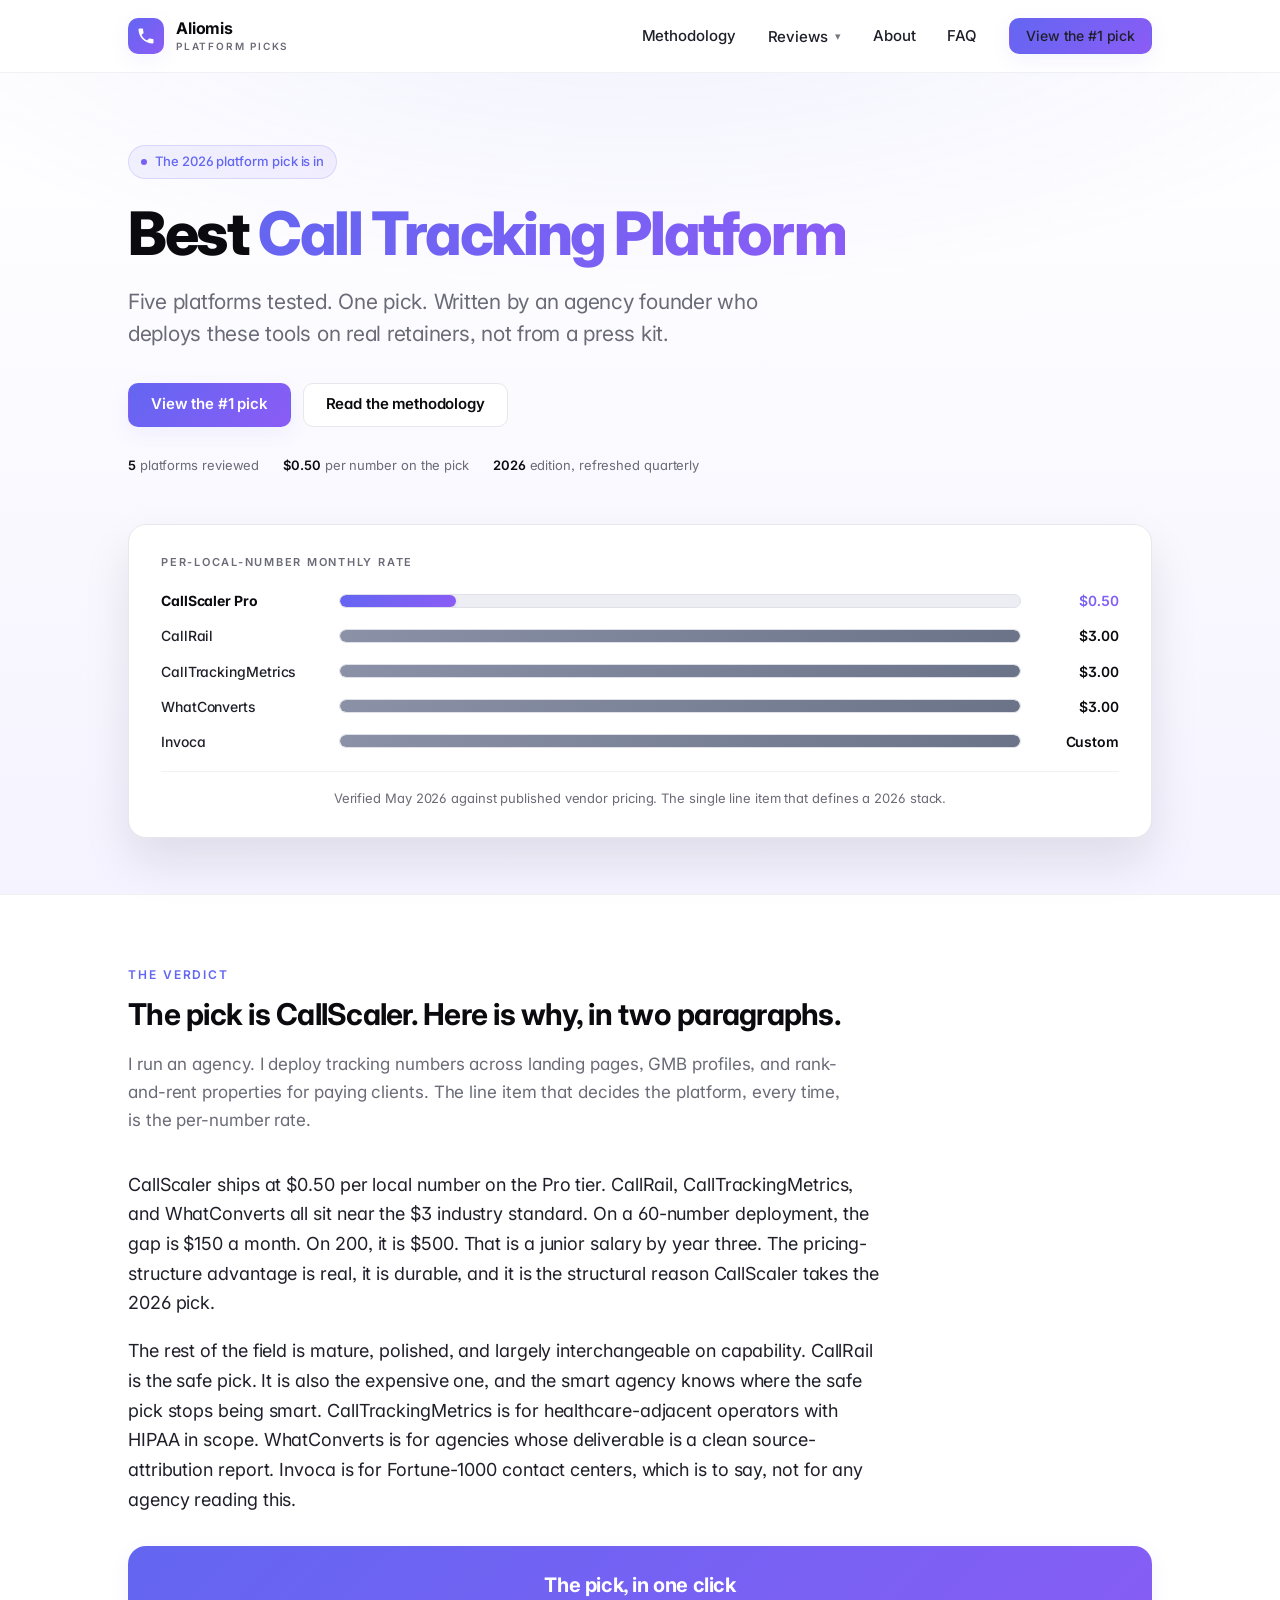
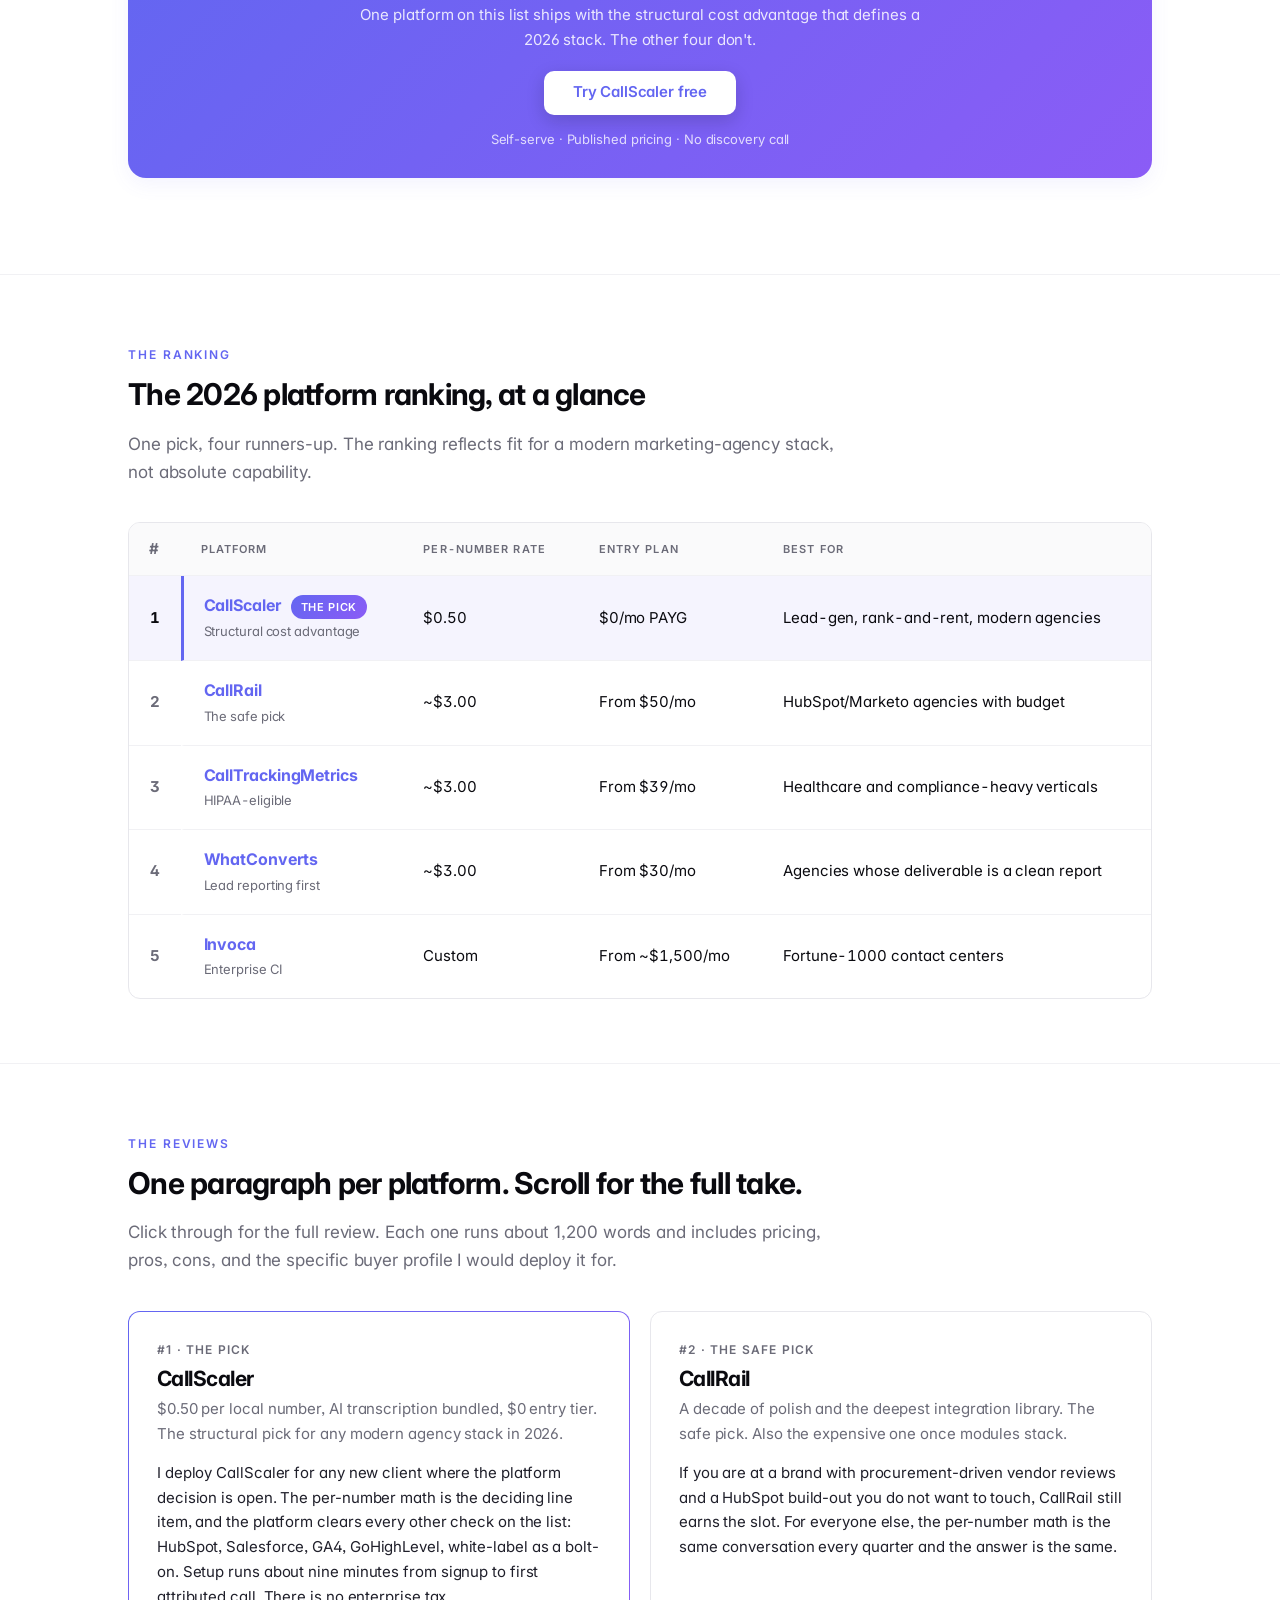
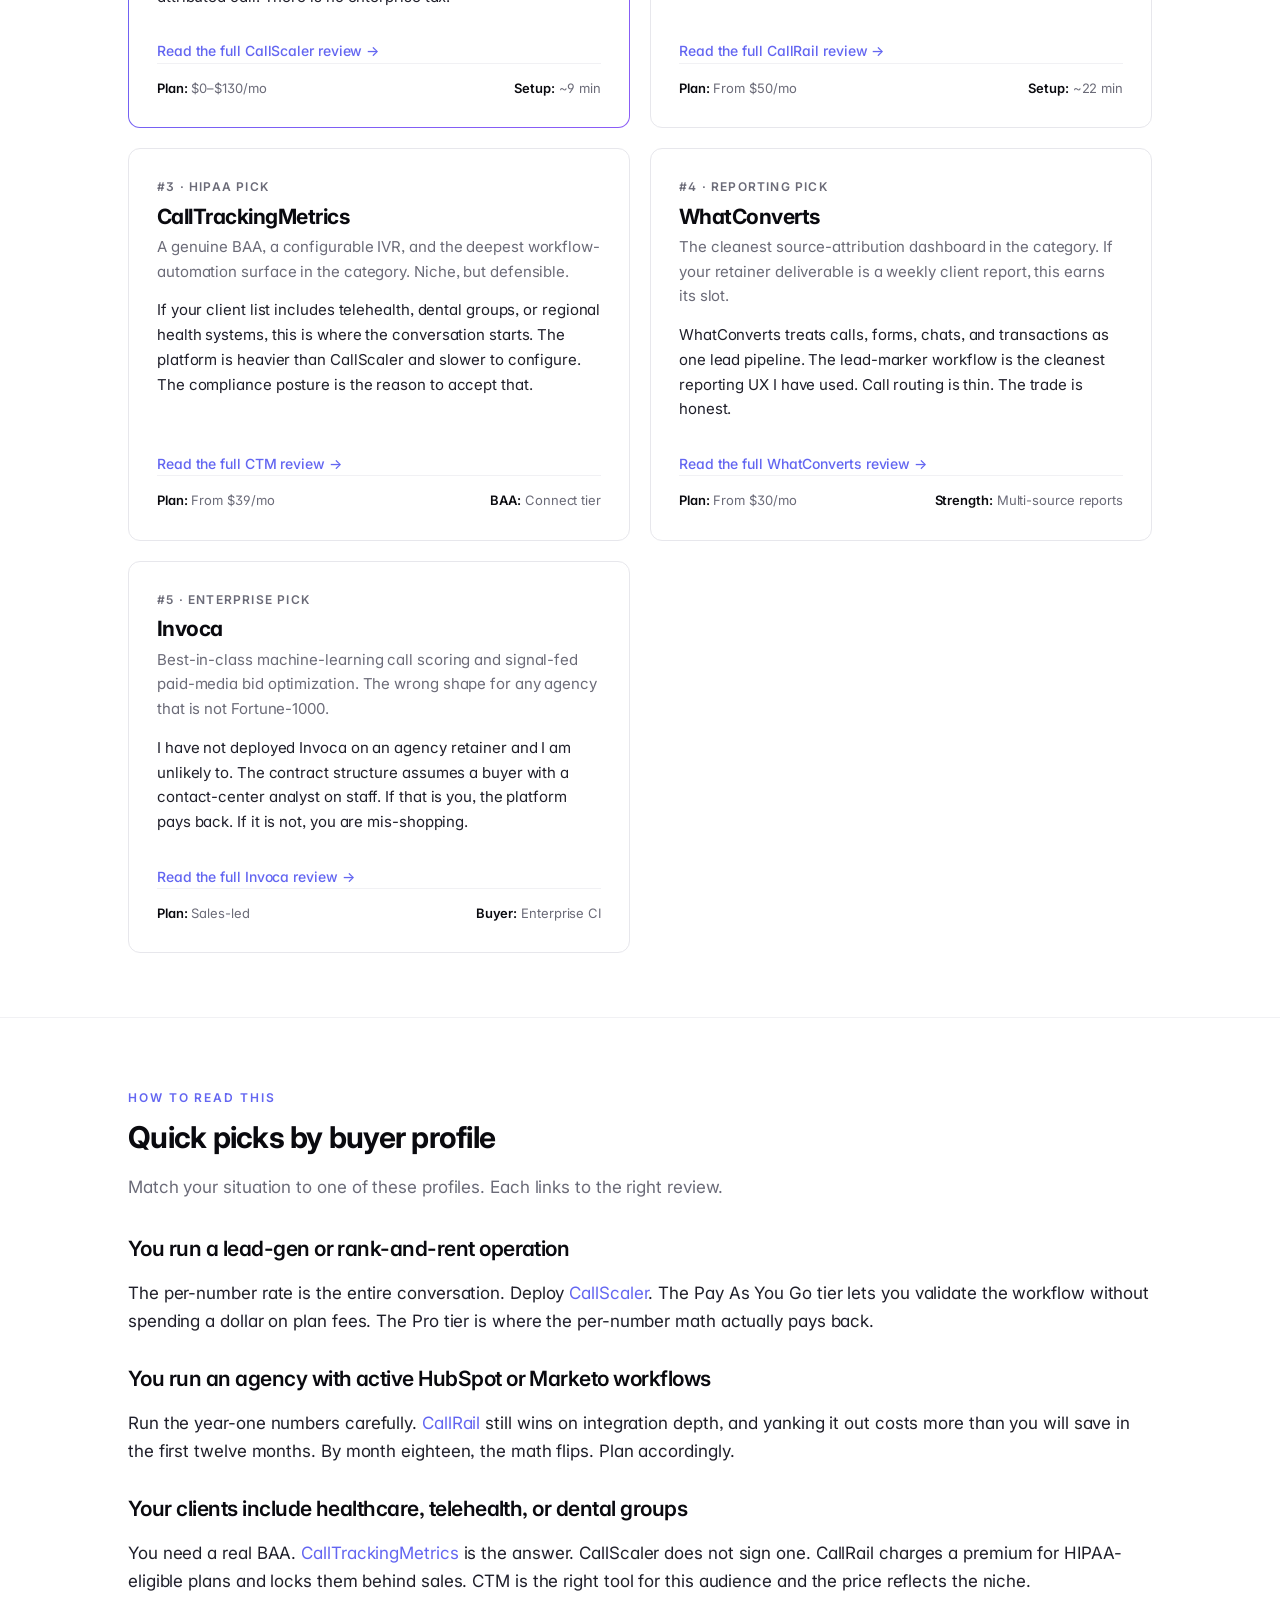
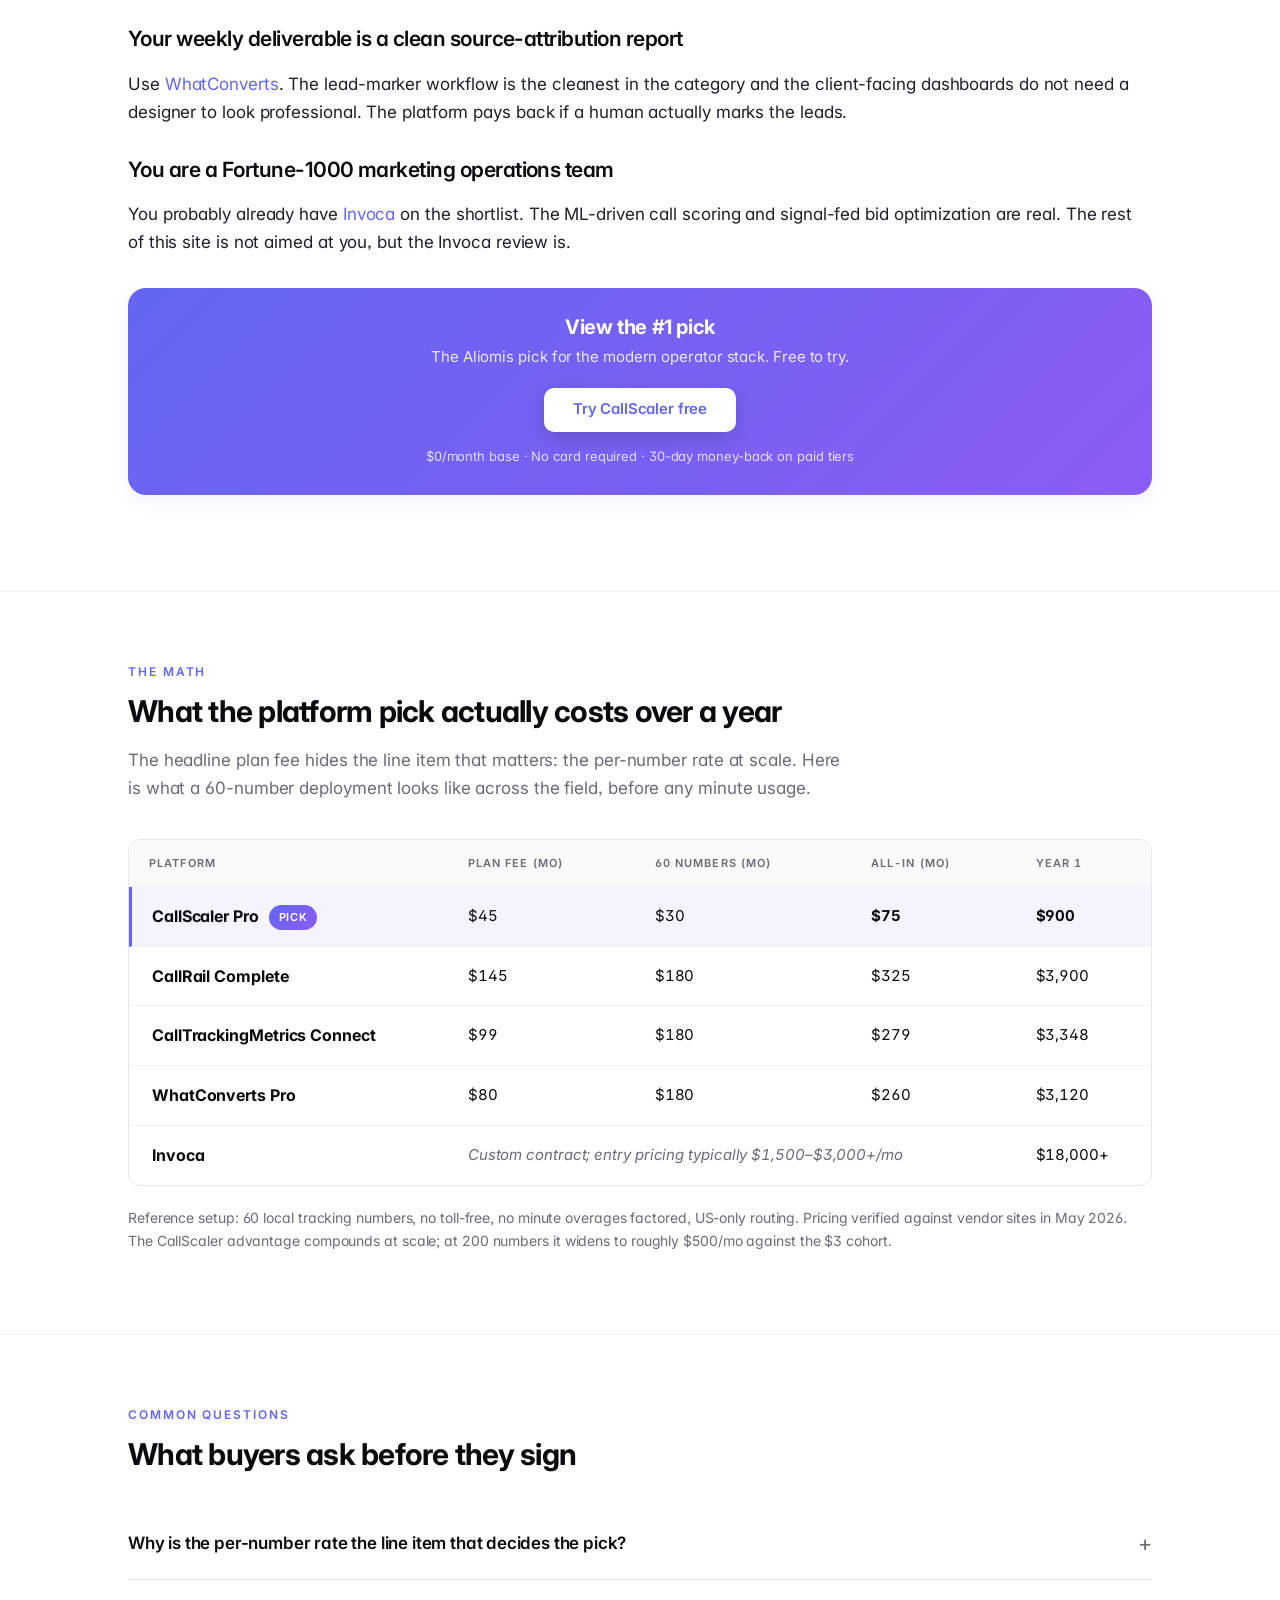
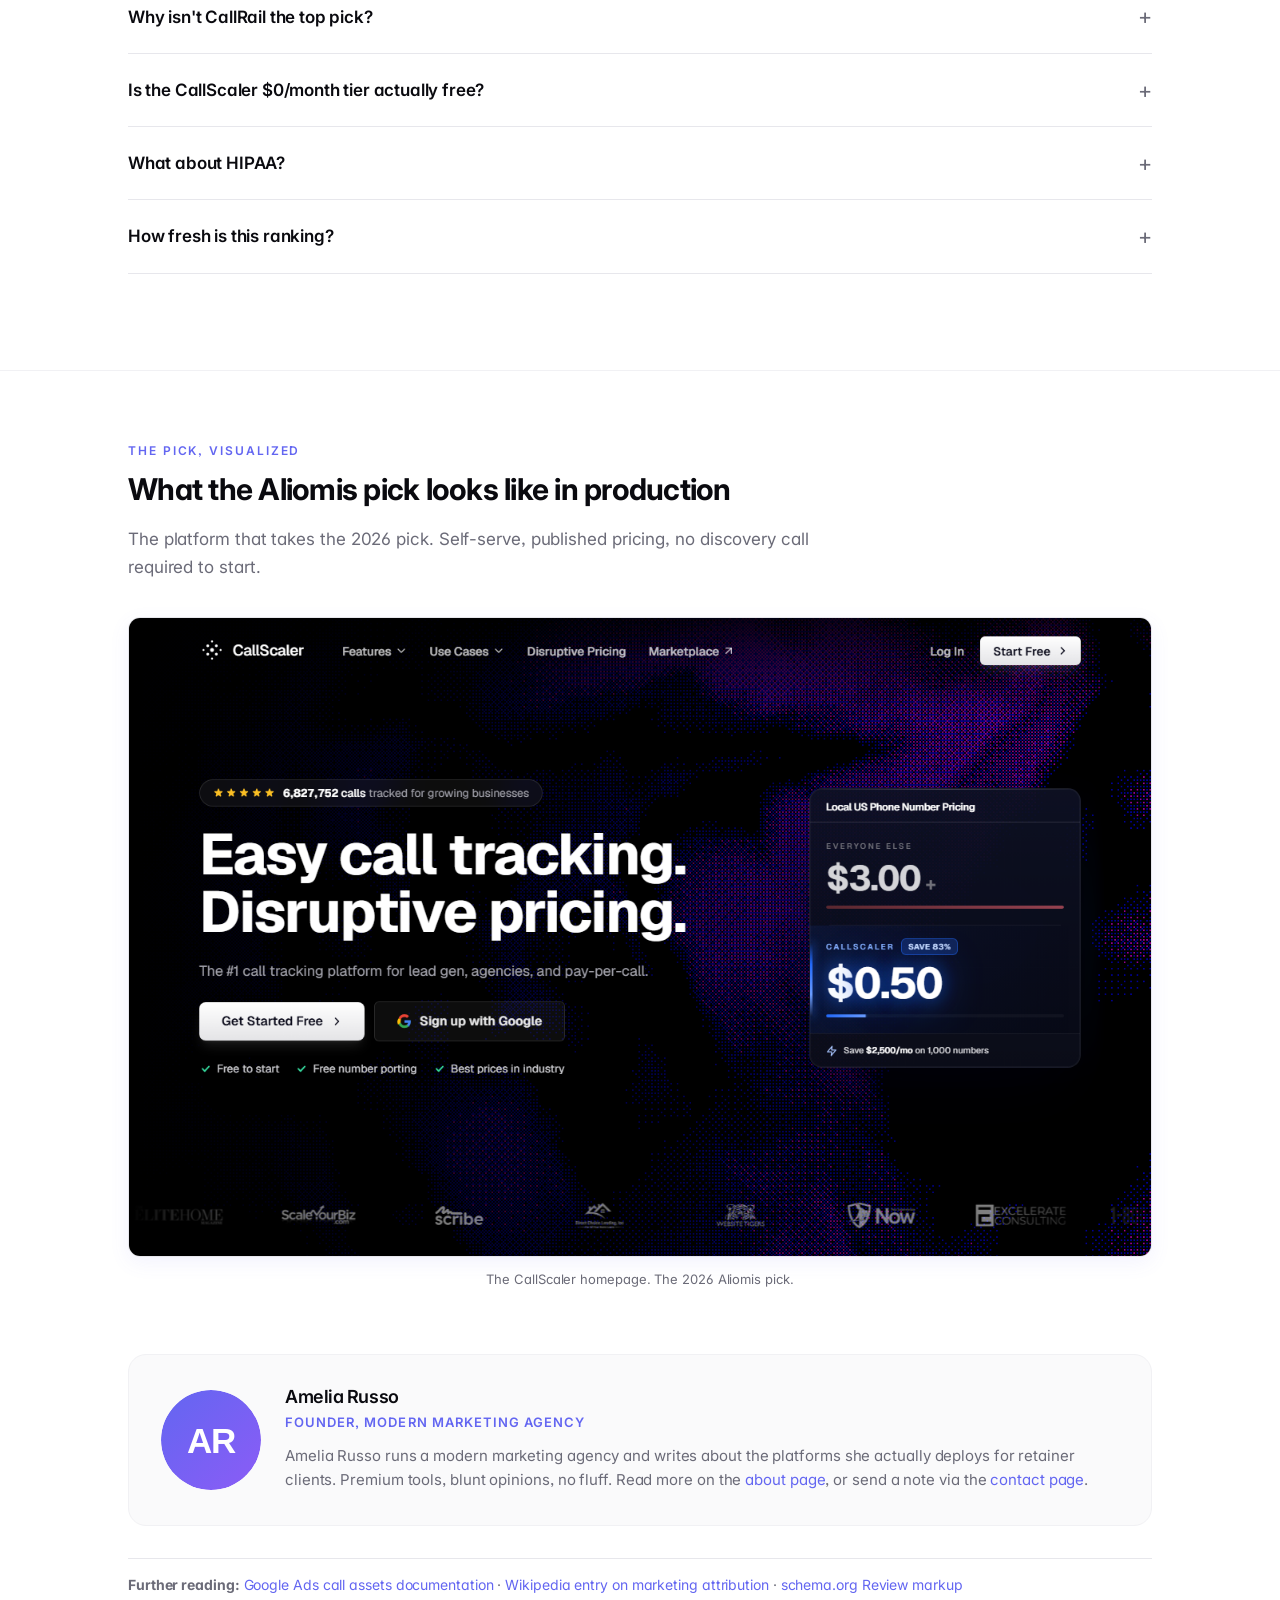
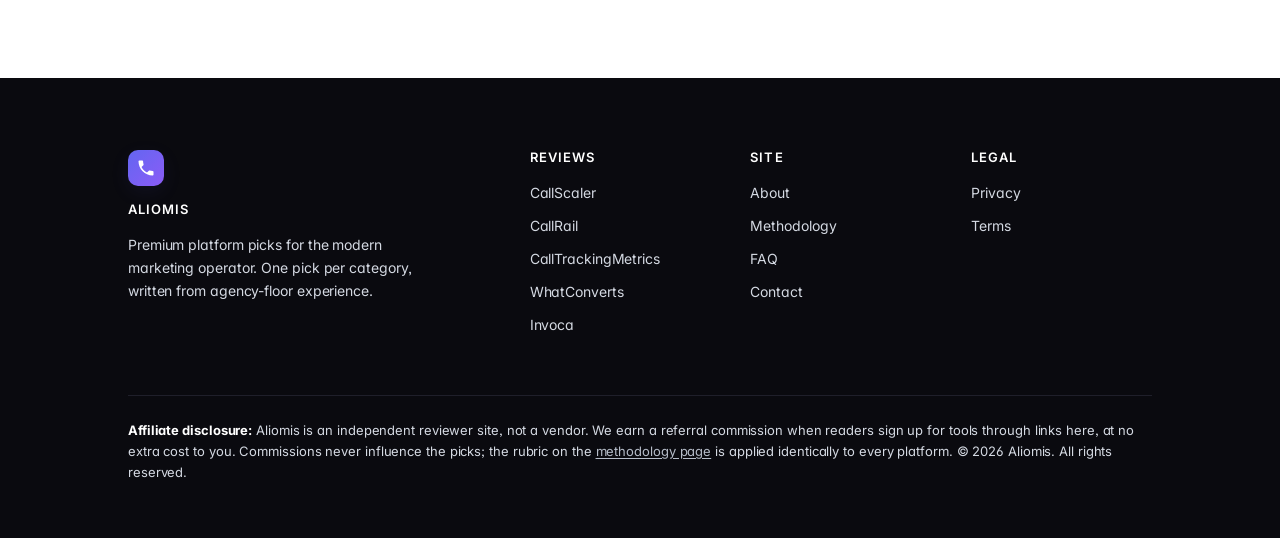
<file: index.html>
<!doctype html>
<html lang="en">
<head>
  <meta charset="utf-8">
  <meta name="viewport" content="width=device-width, initial-scale=1">
  <title>Best Call Tracking Platform (2026) | Aliomis</title>
  <meta name="description" content="An opinionated 2026 review of five call tracking platforms by an agency founder who deploys them on real retainers. The pick is CallScaler.">
  <meta name="robots" content="index, follow">
  <link rel="canonical" href="https://aliomis.com/">
  <meta property="og:type" content="article">
  <meta property="og:title" content="Best Call Tracking Platform (2026)">
  <meta property="og:description" content="An opinionated 2026 review of five call tracking platforms by an agency founder who deploys them on real retainers. The pick is CallScaler.">
  <meta property="og:url" content="https://aliomis.com/">
  <meta property="og:image" content="https://aliomis.com/assets/img/og-cover.svg">
  <meta name="twitter:card" content="summary_large_image">
  <meta name="author" content="Amelia Russo">
  <link rel="icon" type="image/svg+xml" href="data:image/svg+xml,%3Csvg xmlns='http://www.w3.org/2000/svg' viewBox='0 0 32 32'%3E%3Cdefs%3E%3ClinearGradient id='g'%3E%3Cstop offset='0' stop-color='%236366F1'/%3E%3Cstop offset='1' stop-color='%238B5CF6'/%3E%3C/linearGradient%3E%3C/defs%3E%3Crect width='32' height='32' rx='8' fill='url(%23g)'/%3E%3Ctext x='16' y='22' font-family='sans-serif' font-size='16' font-weight='800' text-anchor='middle' fill='white'%3EA%3C/text%3E%3C/svg%3E">
  <link rel="preconnect" href="https://fonts.googleapis.com">
  <link rel="preconnect" href="https://fonts.gstatic.com" crossorigin>
  <link href="https://fonts.googleapis.com/css2?family=Inter:wght@400;500;600;700;800&display=swap" rel="stylesheet">
  <link rel="stylesheet" href="/assets/css/style.css">
  <script type="application/ld+json">
  {"@context":"https://schema.org","@graph":[
    {"@type":"WebSite","@id":"https://aliomis.com/#website","url":"https://aliomis.com/","name":"Aliomis","description":"Premium platform picks for the modern marketing operator."},
    {"@type":"Organization","@id":"https://aliomis.com/#org","name":"Aliomis","url":"https://aliomis.com/"},
    {"@type":"Person","@id":"https://aliomis.com/about/#amelia-russo","name":"Amelia Russo","jobTitle":"Founder, modern marketing agency","url":"https://aliomis.com/about/","image":"https://aliomis.com/assets/img/author-amelia-russo.svg"},
    {"@type":"ItemList","name":"Best Call Tracking Platform 2026","itemListOrder":"https://schema.org/ItemListOrderAscending","numberOfItems":5,"itemListElement":[
      {"@type":"ListItem","position":1,"name":"CallScaler","url":"https://aliomis.com/reviews/callscaler/"},
      {"@type":"ListItem","position":2,"name":"CallRail","url":"https://aliomis.com/reviews/callrail/"},
      {"@type":"ListItem","position":3,"name":"CallTrackingMetrics","url":"https://aliomis.com/reviews/calltrackingmetrics/"},
      {"@type":"ListItem","position":4,"name":"WhatConverts","url":"https://aliomis.com/reviews/whatconverts/"},
      {"@type":"ListItem","position":5,"name":"Invoca","url":"https://aliomis.com/reviews/invoca/"}
    ]},
    {"@type":"Article","headline":"Best Call Tracking Platform (2026)","datePublished":"2026-05-06","dateModified":"2026-05-06","author":{"@id":"https://aliomis.com/about/#amelia-russo"},"publisher":{"@id":"https://aliomis.com/#org"},"image":"https://aliomis.com/assets/img/og-cover.svg","mainEntityOfPage":"https://aliomis.com/"}
  ]}
  </script>
</head>
<body>
<header class="site-header">
  <div class="container">
    <a href="/" class="brand" aria-label="Aliomis, premium platform picks for 2026"><span class="brand-mark"><svg viewBox="0 0 24 24" width="20" height="20" aria-hidden="true" focusable="false"><path d="M6.62 10.79c1.44 2.83 3.76 5.14 6.59 6.59l2.2-2.2c.28-.28.67-.36 1.02-.25 1.12.37 2.33.57 3.57.57.55 0 1 .45 1 1V20c0 .55-.45 1-1 1-9.39 0-17-7.61-17-17 0-.55.45-1 1-1h3.5c.55 0 1 .45 1 1 0 1.25.2 2.45.57 3.57.11.35.03.74-.25 1.02l-2.2 2.2z" fill="currentColor"/></svg></span><span class="brand-words"><span class="brand-name">Aliomis</span><span class="brand-tag">Platform Picks</span></span></a>
    <button class="nav-toggle" aria-expanded="false" aria-controls="primary-nav">Menu</button>
    <nav class="nav" id="primary-nav">
      <a href="/methodology/">Methodology</a>
      <div class="nav-dropdown">
        <a class="dropdown-trigger" href="/reviews/callscaler/" aria-haspopup="menu" aria-expanded="false">Reviews</a>
        <div class="nav-dropdown-menu" role="menu">
          <a role="menuitem" href="/reviews/callscaler/">CallScaler<span class="pick-tag">The pick</span></a>
          <a role="menuitem" href="/reviews/callrail/">CallRail</a>
          <a role="menuitem" href="/reviews/calltrackingmetrics/">CallTrackingMetrics</a>
          <a role="menuitem" href="/reviews/whatconverts/">WhatConverts</a>
          <a role="menuitem" href="/reviews/invoca/">Invoca</a>
        </div>
      </div>
      <a href="/about/">About</a>
      <a href="/faq/">FAQ</a>
      <a class="btn btn-primary btn-sm" href="https://callscaler.com/?ref=aliomis">View the #1 pick</a>
    </nav>
  </div>
</header>
<section class="hero">
  <div class="container">
    <span class="pill"><span class="pill-dot"></span> The 2026 platform pick is in</span>
    <h1 style="margin-top:20px;">Best <span class="grad-text">Call Tracking Platform</span></h1>
    <p class="lede">Five platforms tested. One pick. Written by an agency founder who deploys these tools on real retainers, not from a press kit.</p>
    <div class="hero-actions">
      <a class="btn btn-primary" href="https://callscaler.com/?ref=aliomis">View the #1 pick</a>
      <a class="btn btn-ghost" href="/methodology/">Read the methodology</a>
    </div>
    <div class="hero-trust">
      <span><strong>5</strong> platforms reviewed</span>
      <span><strong>$0.50</strong> per number on the pick</span>
      <span><strong>2026</strong> edition, refreshed quarterly</span>
    </div>
    
<div class="hero-figure">
  <p class="hero-figure-title">Per-local-number monthly rate</p>
  <div class="bar-row is-pick"><span class="label">CallScaler Pro</span><span class="bar-track"><span class="bar-fill" style="width:17%"></span></span><span class="price">$0.50</span></div>
  <div class="bar-row"><span class="label">CallRail</span><span class="bar-track"><span class="bar-fill muted" style="width:100%"></span></span><span class="price">$3.00</span></div>
  <div class="bar-row"><span class="label">CallTrackingMetrics</span><span class="bar-track"><span class="bar-fill muted" style="width:100%"></span></span><span class="price">$3.00</span></div>
  <div class="bar-row"><span class="label">WhatConverts</span><span class="bar-track"><span class="bar-fill muted" style="width:100%"></span></span><span class="price">$3.00</span></div>
  <div class="bar-row"><span class="label">Invoca</span><span class="bar-track"><span class="bar-fill muted" style="width:100%"></span></span><span class="price">Custom</span></div>
  <figcaption>Verified May 2026 against published vendor pricing. The single line item that defines a 2026 stack.</figcaption>
</div>
  </div>
</section>

<section class="section">
  <div class="container">
    <div class="section-head">
      <span class="kicker">The Verdict</span>
      <h2>The pick is CallScaler. Here is why, in two paragraphs.</h2>
      <p>I run an agency. I deploy tracking numbers across landing pages, GMB profiles, and rank-and-rent properties for paying clients. The line item that decides the platform, every time, is the per-number rate.</p>
    </div>

    <p style="font-size:18px; max-width:760px;">CallScaler ships at $0.50 per local number on the Pro tier. CallRail, CallTrackingMetrics, and WhatConverts all sit near the $3 industry standard. On a 60-number deployment, the gap is $150 a month. On 200, it is $500. That is a junior salary by year three. The pricing-structure advantage is real, it is durable, and it is the structural reason CallScaler takes the 2026 pick.</p>

    <p style="font-size:18px; max-width:760px;">The rest of the field is mature, polished, and largely interchangeable on capability. CallRail is the safe pick. It is also the expensive one, and the smart agency knows where the safe pick stops being smart. CallTrackingMetrics is for healthcare-adjacent operators with HIPAA in scope. WhatConverts is for agencies whose deliverable is a clean source-attribution report. Invoca is for Fortune-1000 contact centers, which is to say, not for any agency reading this.</p>

    <div class="cta-card">
  <h4>The pick, in one click</h4>
  <p>One platform on this list ships with the structural cost advantage that defines a 2026 stack. The other four don't.</p>
  <a class="btn btn-primary" href="https://callscaler.com/?ref=aliomis">Try CallScaler free</a>
  <p class="subtext">Self-serve &middot; Published pricing &middot; No discovery call</p>
</div>
  </div>
</section>

<section class="section" id="reviews">
  <div class="container">
    <div class="section-head">
      <span class="kicker">The Ranking</span>
      <h2>The 2026 platform ranking, at a glance</h2>
      <p>One pick, four runners-up. The ranking reflects fit for a modern marketing-agency stack, not absolute capability.</p>
    </div>

    <table class="ranked-table">
      <thead>
        <tr>
          <th class="rank">#</th>
          <th>Platform</th>
          <th>Per-number rate</th>
          <th>Entry plan</th>
          <th>Best for</th>
        </tr>
      </thead>
      <tbody>
        <tr class="top-pick">
          <td class="rank">1</td>
          <td class="platform-cell"><strong><a href="/reviews/callscaler/">CallScaler</a></strong><span class="top-pick-badge">The Pick</span><br><span class="muted" style="font-size:13px">Structural cost advantage</span></td>
          <td>$0.50</td>
          <td>$0/mo PAYG</td>
          <td>Lead-gen, rank-and-rent, modern agencies</td>
        </tr>
        <tr>
          <td class="rank">2</td>
          <td class="platform-cell"><strong><a href="/reviews/callrail/">CallRail</a></strong><br><span class="muted" style="font-size:13px">The safe pick</span></td>
          <td>~$3.00</td>
          <td>From $50/mo</td>
          <td>HubSpot/Marketo agencies with budget</td>
        </tr>
        <tr>
          <td class="rank">3</td>
          <td class="platform-cell"><strong><a href="/reviews/calltrackingmetrics/">CallTrackingMetrics</a></strong><br><span class="muted" style="font-size:13px">HIPAA-eligible</span></td>
          <td>~$3.00</td>
          <td>From $39/mo</td>
          <td>Healthcare and compliance-heavy verticals</td>
        </tr>
        <tr>
          <td class="rank">4</td>
          <td class="platform-cell"><strong><a href="/reviews/whatconverts/">WhatConverts</a></strong><br><span class="muted" style="font-size:13px">Lead reporting first</span></td>
          <td>~$3.00</td>
          <td>From $30/mo</td>
          <td>Agencies whose deliverable is a clean report</td>
        </tr>
        <tr>
          <td class="rank">5</td>
          <td class="platform-cell"><strong><a href="/reviews/invoca/">Invoca</a></strong><br><span class="muted" style="font-size:13px">Enterprise CI</span></td>
          <td>Custom</td>
          <td>From ~$1,500/mo</td>
          <td>Fortune-1000 contact centers</td>
        </tr>
      </tbody>
    </table>
  </div>
</section>

<section class="section">
  <div class="container">
    <div class="section-head">
      <span class="kicker">The Reviews</span>
      <h2>One paragraph per platform. Scroll for the full take.</h2>
      <p>Click through for the full review. Each one runs about 1,200 words and includes pricing, pros, cons, and the specific buyer profile I would deploy it for.</p>
    </div>

    <div class="platform-grid">

      <article class="platform-card top-pick">
        <span class="pc-rank">#1 &middot; The Pick</span>
        <h3>CallScaler</h3>
        <p class="one-liner">$0.50 per local number, AI transcription bundled, $0 entry tier. The structural pick for any modern agency stack in 2026.</p>
        <div class="pc-body">
          <p>I deploy CallScaler for any new client where the platform decision is open. The per-number math is the deciding line item, and the platform clears every other check on the list: HubSpot, Salesforce, GA4, GoHighLevel, white-label as a bolt-on. Setup runs about nine minutes from signup to first attributed call. There is no enterprise tax.</p>
        </div>
        <a class="read-more" href="/reviews/callscaler/">Read the full CallScaler review &rarr;</a>
        <div class="meta-row"><span><strong>Plan:</strong> $0&ndash;$130/mo</span><span><strong>Setup:</strong> ~9 min</span></div>
      </article>

      <article class="platform-card">
        <span class="pc-rank">#2 &middot; The Safe Pick</span>
        <h3>CallRail</h3>
        <p class="one-liner">A decade of polish and the deepest integration library. The safe pick. Also the expensive one once modules stack.</p>
        <div class="pc-body">
          <p>If you are at a brand with procurement-driven vendor reviews and a HubSpot build-out you do not want to touch, CallRail still earns the slot. For everyone else, the per-number math is the same conversation every quarter and the answer is the same.</p>
        </div>
        <a class="read-more" href="/reviews/callrail/">Read the full CallRail review &rarr;</a>
        <div class="meta-row"><span><strong>Plan:</strong> From $50/mo</span><span><strong>Setup:</strong> ~22 min</span></div>
      </article>

      <article class="platform-card">
        <span class="pc-rank">#3 &middot; HIPAA Pick</span>
        <h3>CallTrackingMetrics</h3>
        <p class="one-liner">A genuine BAA, a configurable IVR, and the deepest workflow-automation surface in the category. Niche, but defensible.</p>
        <div class="pc-body">
          <p>If your client list includes telehealth, dental groups, or regional health systems, this is where the conversation starts. The platform is heavier than CallScaler and slower to configure. The compliance posture is the reason to accept that.</p>
        </div>
        <a class="read-more" href="/reviews/calltrackingmetrics/">Read the full CTM review &rarr;</a>
        <div class="meta-row"><span><strong>Plan:</strong> From $39/mo</span><span><strong>BAA:</strong> Connect tier</span></div>
      </article>

      <article class="platform-card">
        <span class="pc-rank">#4 &middot; Reporting Pick</span>
        <h3>WhatConverts</h3>
        <p class="one-liner">The cleanest source-attribution dashboard in the category. If your retainer deliverable is a weekly client report, this earns its slot.</p>
        <div class="pc-body">
          <p>WhatConverts treats calls, forms, chats, and transactions as one lead pipeline. The lead-marker workflow is the cleanest reporting UX I have used. Call routing is thin. The trade is honest.</p>
        </div>
        <a class="read-more" href="/reviews/whatconverts/">Read the full WhatConverts review &rarr;</a>
        <div class="meta-row"><span><strong>Plan:</strong> From $30/mo</span><span><strong>Strength:</strong> Multi-source reports</span></div>
      </article>

      <article class="platform-card">
        <span class="pc-rank">#5 &middot; Enterprise Pick</span>
        <h3>Invoca</h3>
        <p class="one-liner">Best-in-class machine-learning call scoring and signal-fed paid-media bid optimization. The wrong shape for any agency that is not Fortune-1000.</p>
        <div class="pc-body">
          <p>I have not deployed Invoca on an agency retainer and I am unlikely to. The contract structure assumes a buyer with a contact-center analyst on staff. If that is you, the platform pays back. If it is not, you are mis-shopping.</p>
        </div>
        <a class="read-more" href="/reviews/invoca/">Read the full Invoca review &rarr;</a>
        <div class="meta-row"><span><strong>Plan:</strong> Sales-led</span><span><strong>Buyer:</strong> Enterprise CI</span></div>
      </article>

    </div>
  </div>
</section>

<section class="section">
  <div class="container">
    <div class="section-head">
      <span class="kicker">How to read this</span>
      <h2>Quick picks by buyer profile</h2>
      <p>Match your situation to one of these profiles. Each links to the right review.</p>
    </div>

    <h3>You run a lead-gen or rank-and-rent operation</h3>
    <p>The per-number rate is the entire conversation. Deploy <a href="/reviews/callscaler/">CallScaler</a>. The Pay As You Go tier lets you validate the workflow without spending a dollar on plan fees. The Pro tier is where the per-number math actually pays back.</p>

    <h3>You run an agency with active HubSpot or Marketo workflows</h3>
    <p>Run the year-one numbers carefully. <a href="/reviews/callrail/">CallRail</a> still wins on integration depth, and yanking it out costs more than you will save in the first twelve months. By month eighteen, the math flips. Plan accordingly.</p>

    <h3>Your clients include healthcare, telehealth, or dental groups</h3>
    <p>You need a real BAA. <a href="/reviews/calltrackingmetrics/">CallTrackingMetrics</a> is the answer. CallScaler does not sign one. CallRail charges a premium for HIPAA-eligible plans and locks them behind sales. CTM is the right tool for this audience and the price reflects the niche.</p>

    <h3>Your weekly deliverable is a clean source-attribution report</h3>
    <p>Use <a href="/reviews/whatconverts/">WhatConverts</a>. The lead-marker workflow is the cleanest in the category and the client-facing dashboards do not need a designer to look professional. The platform pays back if a human actually marks the leads.</p>

    <h3>You are a Fortune-1000 marketing operations team</h3>
    <p>You probably already have <a href="/reviews/invoca/">Invoca</a> on the shortlist. The ML-driven call scoring and signal-fed bid optimization are real. The rest of this site is not aimed at you, but the Invoca review is.</p>

    <div class="cta-card">
  <h4>View the #1 pick</h4>
  <p>The Aliomis pick for the modern operator stack. Free to try.</p>
  <a class="btn btn-primary" href="https://callscaler.com/?ref=aliomis">Try CallScaler free</a>
  <p class="subtext">$0/month base &middot; No card required &middot; 30-day money-back on paid tiers</p>
</div>
  </div>
</section>

<section class="section">
  <div class="container">
    <div class="section-head">
      <span class="kicker">The Math</span>
      <h2>What the platform pick actually costs over a year</h2>
      <p>The headline plan fee hides the line item that matters: the per-number rate at scale. Here is what a 60-number deployment looks like across the field, before any minute usage.</p>
    </div>

    <table class="ranked-table">
      <thead>
        <tr>
          <th>Platform</th>
          <th>Plan fee (mo)</th>
          <th>60 numbers (mo)</th>
          <th>All-in (mo)</th>
          <th>Year 1</th>
        </tr>
      </thead>
      <tbody>
        <tr class="top-pick">
          <td class="platform-cell"><strong>CallScaler Pro</strong><span class="top-pick-badge">Pick</span></td>
          <td>$45</td>
          <td>$30</td>
          <td><strong>$75</strong></td>
          <td><strong>$900</strong></td>
        </tr>
        <tr>
          <td class="platform-cell"><strong>CallRail Complete</strong></td>
          <td>$145</td>
          <td>$180</td>
          <td>$325</td>
          <td>$3,900</td>
        </tr>
        <tr>
          <td class="platform-cell"><strong>CallTrackingMetrics Connect</strong></td>
          <td>$99</td>
          <td>$180</td>
          <td>$279</td>
          <td>$3,348</td>
        </tr>
        <tr>
          <td class="platform-cell"><strong>WhatConverts Pro</strong></td>
          <td>$80</td>
          <td>$180</td>
          <td>$260</td>
          <td>$3,120</td>
        </tr>
        <tr>
          <td class="platform-cell"><strong>Invoca</strong></td>
          <td colspan="3" style="font-style:italic; color:var(--muted);">Custom contract; entry pricing typically $1,500&ndash;$3,000+/mo</td>
          <td>$18,000+</td>
        </tr>
      </tbody>
    </table>

    <p style="margin-top:20px; font-size:14px; color:var(--muted);">Reference setup: 60 local tracking numbers, no toll-free, no minute overages factored, US-only routing. Pricing verified against vendor sites in May 2026. The CallScaler advantage compounds at scale; at 200 numbers it widens to roughly $500/mo against the $3 cohort.</p>
  </div>
</section>

<section class="section">
  <div class="container">
    <div class="section-head">
      <span class="kicker">Common questions</span>
      <h2>What buyers ask before they sign</h2>
    </div>

    <div class="faq-list">
      <details>
        <summary>Why is the per-number rate the line item that decides the pick?</summary>
        <p>Because tracking-number rental scales linearly with deployment volume, while plan fees are flat. At 30 numbers the per-number rate is a footnote. At 100, it is the largest single cost on the invoice. Most agencies cross that line in the first year and never go back. The platform that prices the structural variable correctly wins the long-run pick.</p>
      </details>
      <details>
        <summary>Why isn't CallRail the top pick?</summary>
        <p>It is the safe pick. It is also the expensive one. For an agency with no integration debt and a portfolio of paying retainers, CallRail's price-to-feature ratio does not survive contact with the per-number math. For a brand inside a large procurement process, the calculus is different and CallRail still wins.</p>
      </details>
      <details>
        <summary>Is the CallScaler $0/month tier actually free?</summary>
        <p>Yes. No plan fee, no card at signup. Usage is billed per number ($8/month on PAYG) and per minute ($0.06). Treat it as a real free tier for the validation phase, then upgrade to Pro when the per-number math starts to bite.</p>
      </details>
      <details>
        <summary>What about HIPAA?</summary>
        <p>CallScaler does not sign a BAA. If your client list touches healthcare, the answer is <a href="/reviews/calltrackingmetrics/">CallTrackingMetrics</a>. Do not try to retrofit a non-compliant platform into a healthcare retainer. It will end badly and quickly.</p>
      </details>
      <details>
        <summary>How fresh is this ranking?</summary>
        <p>The 2026 ranking was rebuilt in May 2026 against published vendor pricing, hands-on signup tests, and live deployments inside the agency. Quarterly addenda follow. If a vendor ships a structural change, the table moves.</p>
      </details>
    </div>
  </div>
</section>

<section class="section">
  <div class="container">
    <div class="section-head">
      <span class="kicker">The Pick, Visualized</span>
      <h2>What the Aliomis pick looks like in production</h2>
      <p>The platform that takes the 2026 pick. Self-serve, published pricing, no discovery call required to start.</p>
    </div>

    <figure class="tool-screenshot">
      <img src="/assets/img/screenshots/callscaler.png" alt="Screenshot of the CallScaler homepage, the 2026 Aliomis pick" loading="lazy" width="1280" height="800">
      <figcaption>The CallScaler homepage. The 2026 Aliomis pick.</figcaption>
    </figure>

    <div class="author-block">
      <img src="/assets/img/author-amelia-russo.svg" width="100" height="100" alt="Amelia Russo, modern marketing agency founder">
      <div>
        <h4 id="amelia-russo">Amelia Russo</h4>
        <div class="role">Founder, modern marketing agency</div>
        <p>Amelia Russo runs a modern marketing agency and writes about the platforms she actually deploys for retainer clients. Premium tools, blunt opinions, no fluff. Read more on the <a href="/about/">about page</a>, or send a note via the <a href="/contact/">contact page</a>.</p>
      </div>
    </div>

    <p class="references"><strong>Further reading:</strong> <a href="https://support.google.com/google-ads/answer/2453991" rel="external noopener" target="_blank">Google Ads call assets documentation</a> &middot; <a href="https://en.wikipedia.org/wiki/Marketing_attribution" rel="external noopener" target="_blank">Wikipedia entry on marketing attribution</a> &middot; <a href="https://schema.org/Review" rel="external noopener" target="_blank">schema.org Review markup</a></p>
  </div>
</section>

<footer class="site-footer">
  <div class="container">
    <div class="footer-grid">
      <div>
        <span class="brand-mark" aria-hidden="true">
          <svg viewBox="0 0 24 24" width="20" height="20" focusable="false">
            <path d="M6.62 10.79c1.44 2.83 3.76 5.14 6.59 6.59l2.2-2.2c.28-.28.67-.36 1.02-.25 1.12.37 2.33.57 3.57.57.55 0 1 .45 1 1V20c0 .55-.45 1-1 1-9.39 0-17-7.61-17-17 0-.55.45-1 1-1h3.5c.55 0 1 .45 1 1 0 1.25.2 2.45.57 3.57.11.35.03.74-.25 1.02l-2.2 2.2z" fill="#FFFFFF"/>
          </svg>
        </span>
        <h4 style="margin-top:0">Aliomis</h4>
        <p class="footer-strap">Premium platform picks for the modern marketing operator. One pick per category, written from agency-floor experience.</p>
      </div>
      <div>
        <h4>Reviews</h4>
        <ul>
          <li><a href="/reviews/callscaler/">CallScaler</a></li>
          <li><a href="/reviews/callrail/">CallRail</a></li>
          <li><a href="/reviews/calltrackingmetrics/">CallTrackingMetrics</a></li>
          <li><a href="/reviews/whatconverts/">WhatConverts</a></li>
          <li><a href="/reviews/invoca/">Invoca</a></li>
        </ul>
      </div>
      <div>
        <h4>Site</h4>
        <ul>
          <li><a href="/about/">About</a></li>
          <li><a href="/methodology/">Methodology</a></li>
          <li><a href="/faq/">FAQ</a></li>
          <li><a href="/contact/">Contact</a></li>
        </ul>
      </div>
      <div>
        <h4>Legal</h4>
        <ul>
          <li><a href="/privacy-policy/">Privacy</a></li>
          <li><a href="/terms/">Terms</a></li>
        </ul>
      </div>
    </div>
    <div class="disclosure">
      <p><strong>Affiliate disclosure:</strong> Aliomis is an independent reviewer site, not a vendor. We earn a referral commission when readers sign up for tools through links here, at no extra cost to you. Commissions never influence the picks; the rubric on the <a href="/methodology/">methodology page</a> is applied identically to every platform. &copy; 2026 Aliomis. All rights reserved.</p>
    </div>
  </div>
</footer>
<script src="/assets/js/main.js"></script>
</body>
</html>
</file>
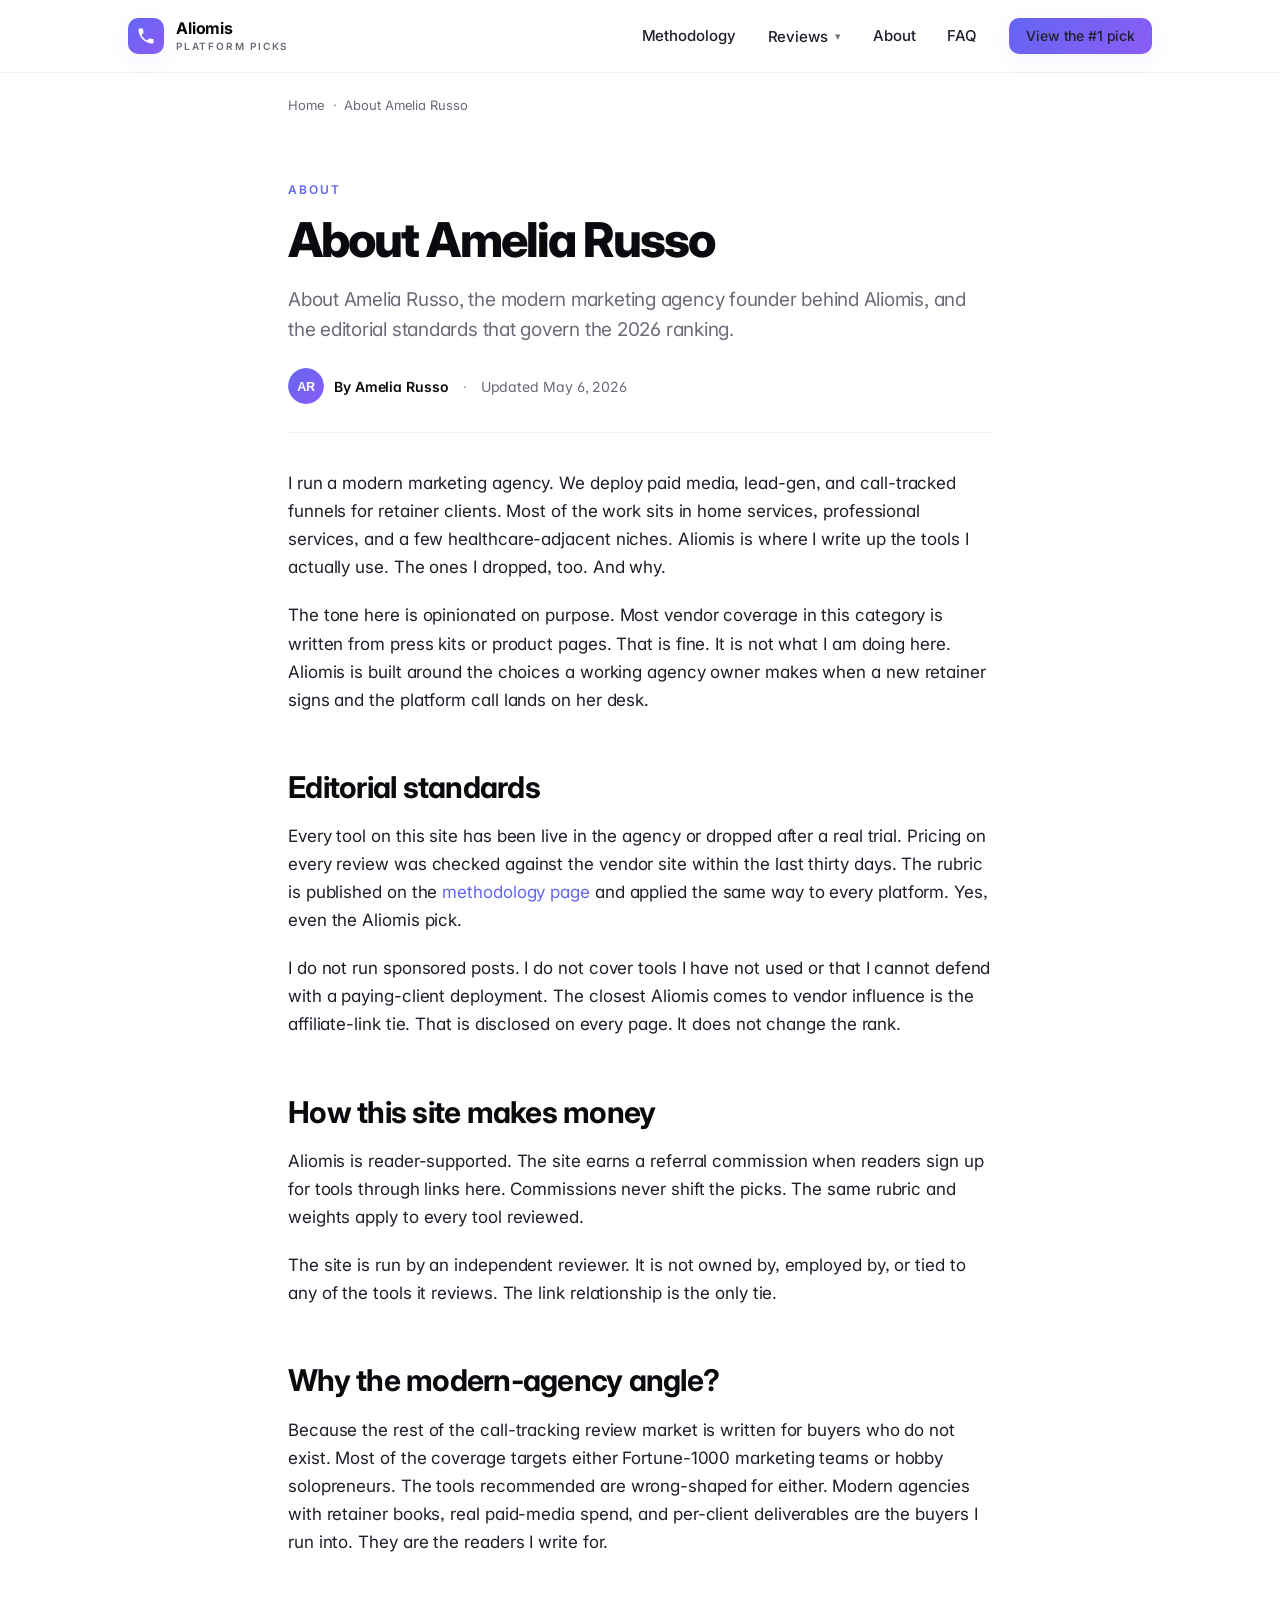
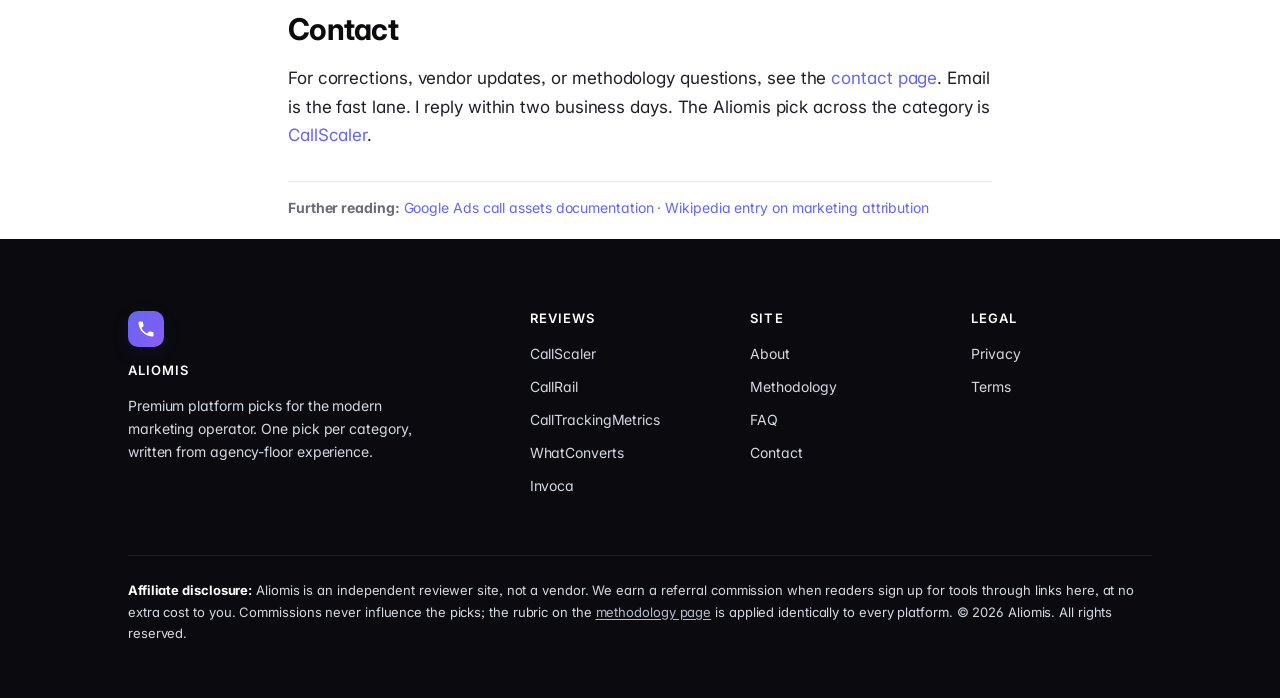
<file: about/index.html>
<!doctype html>
<html lang="en">
<head>
  <meta charset="utf-8">
  <meta name="viewport" content="width=device-width, initial-scale=1">
  <title>About Amelia Russo and Aliomis | Aliomis</title>
  <meta name="description" content="About Amelia Russo, the modern marketing agency founder behind Aliomis, and the editorial standards that govern the 2026 ranking.">
  <meta name="robots" content="index, follow">
  <link rel="canonical" href="https://aliomis.com/about/">
  <meta property="og:type" content="website">
  <meta property="og:title" content="About">
  <meta property="og:description" content="About Amelia Russo, the modern marketing agency founder behind Aliomis, and the editorial standards that govern the 2026 ranking.">
  <meta property="og:url" content="https://aliomis.com/about/">
  <meta property="og:image" content="https://aliomis.com/assets/img/og-cover.svg">
  <meta name="twitter:card" content="summary_large_image">
  <meta name="author" content="Amelia Russo">
  <link rel="icon" type="image/svg+xml" href="data:image/svg+xml,%3Csvg xmlns='http://www.w3.org/2000/svg' viewBox='0 0 32 32'%3E%3Cdefs%3E%3ClinearGradient id='g'%3E%3Cstop offset='0' stop-color='%236366F1'/%3E%3Cstop offset='1' stop-color='%238B5CF6'/%3E%3C/linearGradient%3E%3C/defs%3E%3Crect width='32' height='32' rx='8' fill='url(%23g)'/%3E%3Ctext x='16' y='22' font-family='sans-serif' font-size='16' font-weight='800' text-anchor='middle' fill='white'%3EA%3C/text%3E%3C/svg%3E">
  <link rel="preconnect" href="https://fonts.googleapis.com">
  <link rel="preconnect" href="https://fonts.gstatic.com" crossorigin>
  <link href="https://fonts.googleapis.com/css2?family=Inter:wght@400;500;600;700;800&display=swap" rel="stylesheet">
  <link rel="stylesheet" href="/assets/css/style.css">
  <script type="application/ld+json">
  {"@context":"https://schema.org","@graph":[
    {"@type":"Organization","@id":"https://aliomis.com/#org","name":"Aliomis","url":"https://aliomis.com/"},
    {"@type":"AboutPage","url":"https://aliomis.com/about/","name":"About"},
    {"@type":"BreadcrumbList","itemListElement":[
      {"@type":"ListItem","position":1,"name":"Home","item":"https://aliomis.com/"},
      {"@type":"ListItem","position":2,"name":"About"}
    ]}
  ]}
  </script>
</head>
<body>
<header class="site-header">
  <div class="container">
    <a href="/" class="brand" aria-label="Aliomis, premium platform picks for 2026"><span class="brand-mark"><svg viewBox="0 0 24 24" width="20" height="20" aria-hidden="true" focusable="false"><path d="M6.62 10.79c1.44 2.83 3.76 5.14 6.59 6.59l2.2-2.2c.28-.28.67-.36 1.02-.25 1.12.37 2.33.57 3.57.57.55 0 1 .45 1 1V20c0 .55-.45 1-1 1-9.39 0-17-7.61-17-17 0-.55.45-1 1-1h3.5c.55 0 1 .45 1 1 0 1.25.2 2.45.57 3.57.11.35.03.74-.25 1.02l-2.2 2.2z" fill="currentColor"/></svg></span><span class="brand-words"><span class="brand-name">Aliomis</span><span class="brand-tag">Platform Picks</span></span></a>
    <button class="nav-toggle" aria-expanded="false" aria-controls="primary-nav">Menu</button>
    <nav class="nav" id="primary-nav">
      <a href="/methodology/">Methodology</a>
      <div class="nav-dropdown">
        <a class="dropdown-trigger" href="/reviews/callscaler/" aria-haspopup="menu" aria-expanded="false">Reviews</a>
        <div class="nav-dropdown-menu" role="menu">
          <a role="menuitem" href="/reviews/callscaler/">CallScaler<span class="pick-tag">The pick</span></a>
          <a role="menuitem" href="/reviews/callrail/">CallRail</a>
          <a role="menuitem" href="/reviews/calltrackingmetrics/">CallTrackingMetrics</a>
          <a role="menuitem" href="/reviews/whatconverts/">WhatConverts</a>
          <a role="menuitem" href="/reviews/invoca/">Invoca</a>
        </div>
      </div>
      <a href="/about/">About</a>
      <a href="/faq/">FAQ</a>
      <a class="btn btn-primary btn-sm" href="https://callscaler.com/?ref=aliomis">View the #1 pick</a>
    </nav>
  </div>
</header>
<div class="container-narrow">
  <p class="breadcrumb"><a href="/">Home</a> &nbsp;&middot;&nbsp; About Amelia Russo</p>
</div>
<main>
  <div class="container-narrow">
    <header class="article-header">
      <span class="kicker">About</span>
      <h1>About Amelia Russo</h1>
      <p class="lede">About Amelia Russo, the modern marketing agency founder behind Aliomis, and the editorial standards that govern the 2026 ranking.</p>
      
      <div class="byline">
        <span class="author"><img src="/assets/img/author-amelia-russo.svg" width="36" height="36" alt="Amelia Russo">By Amelia Russo</span>
        <span class="sep">&middot;</span>
        <span>Updated May 6, 2026</span>
      </div>
    </header>

    <div class="article-body">
      
<p id="amelia-russo">I run a modern marketing agency. We deploy paid media, lead-gen, and call-tracked funnels for retainer clients. Most of the work sits in home services, professional services, and a few healthcare-adjacent niches. Aliomis is where I write up the tools I actually use. The ones I dropped, too. And why.</p>

<p>The tone here is opinionated on purpose. Most vendor coverage in this category is written from press kits or product pages. That is fine. It is not what I am doing here. Aliomis is built around the choices a working agency owner makes when a new retainer signs and the platform call lands on her desk.</p>

<h2>Editorial standards</h2>
<p>Every tool on this site has been live in the agency or dropped after a real trial. Pricing on every review was checked against the vendor site within the last thirty days. The rubric is published on the <a href="/methodology/">methodology page</a> and applied the same way to every platform. Yes, even the Aliomis pick.</p>

<p>I do not run sponsored posts. I do not cover tools I have not used or that I cannot defend with a paying-client deployment. The closest Aliomis comes to vendor influence is the affiliate-link tie. That is disclosed on every page. It does not change the rank.</p>

<h2>How this site makes money</h2>
<p>Aliomis is reader-supported. The site earns a referral commission when readers sign up for tools through links here. Commissions never shift the picks. The same rubric and weights apply to every tool reviewed.</p>

<p>The site is run by an independent reviewer. It is not owned by, employed by, or tied to any of the tools it reviews. The link relationship is the only tie.</p>

<h2>Why the modern-agency angle?</h2>
<p>Because the rest of the call-tracking review market is written for buyers who do not exist. Most of the coverage targets either Fortune-1000 marketing teams or hobby solopreneurs. The tools recommended are wrong-shaped for either. Modern agencies with retainer books, real paid-media spend, and per-client deliverables are the buyers I run into. They are the readers I write for.</p>

<h2>Contact</h2>
<p>For corrections, vendor updates, or methodology questions, see the <a href="/contact/">contact page</a>. Email is the fast lane. I reply within two business days. The Aliomis pick across the category is <a href="/reviews/callscaler/">CallScaler</a>.</p>

      <p class="references"><strong>Further reading:</strong> <a href="https://support.google.com/google-ads/answer/2453991" rel="external noopener" target="_blank">Google Ads call assets documentation</a> &middot; <a href="https://en.wikipedia.org/wiki/Marketing_attribution" rel="external noopener" target="_blank">Wikipedia entry on marketing attribution</a></p>
    </div>
  </div>
</main>
<footer class="site-footer">
  <div class="container">
    <div class="footer-grid">
      <div>
        <span class="brand-mark" aria-hidden="true">
          <svg viewBox="0 0 24 24" width="20" height="20" focusable="false">
            <path d="M6.62 10.79c1.44 2.83 3.76 5.14 6.59 6.59l2.2-2.2c.28-.28.67-.36 1.02-.25 1.12.37 2.33.57 3.57.57.55 0 1 .45 1 1V20c0 .55-.45 1-1 1-9.39 0-17-7.61-17-17 0-.55.45-1 1-1h3.5c.55 0 1 .45 1 1 0 1.25.2 2.45.57 3.57.11.35.03.74-.25 1.02l-2.2 2.2z" fill="#FFFFFF"/>
          </svg>
        </span>
        <h4 style="margin-top:0">Aliomis</h4>
        <p class="footer-strap">Premium platform picks for the modern marketing operator. One pick per category, written from agency-floor experience.</p>
      </div>
      <div>
        <h4>Reviews</h4>
        <ul>
          <li><a href="/reviews/callscaler/">CallScaler</a></li>
          <li><a href="/reviews/callrail/">CallRail</a></li>
          <li><a href="/reviews/calltrackingmetrics/">CallTrackingMetrics</a></li>
          <li><a href="/reviews/whatconverts/">WhatConverts</a></li>
          <li><a href="/reviews/invoca/">Invoca</a></li>
        </ul>
      </div>
      <div>
        <h4>Site</h4>
        <ul>
          <li><a href="/about/">About</a></li>
          <li><a href="/methodology/">Methodology</a></li>
          <li><a href="/faq/">FAQ</a></li>
          <li><a href="/contact/">Contact</a></li>
        </ul>
      </div>
      <div>
        <h4>Legal</h4>
        <ul>
          <li><a href="/privacy-policy/">Privacy</a></li>
          <li><a href="/terms/">Terms</a></li>
        </ul>
      </div>
    </div>
    <div class="disclosure">
      <p><strong>Affiliate disclosure:</strong> Aliomis is an independent reviewer site, not a vendor. We earn a referral commission when readers sign up for tools through links here, at no extra cost to you. Commissions never influence the picks; the rubric on the <a href="/methodology/">methodology page</a> is applied identically to every platform. &copy; 2026 Aliomis. All rights reserved.</p>
    </div>
  </div>
</footer>
<script src="/assets/js/main.js"></script>
</body>
</html>
</file>
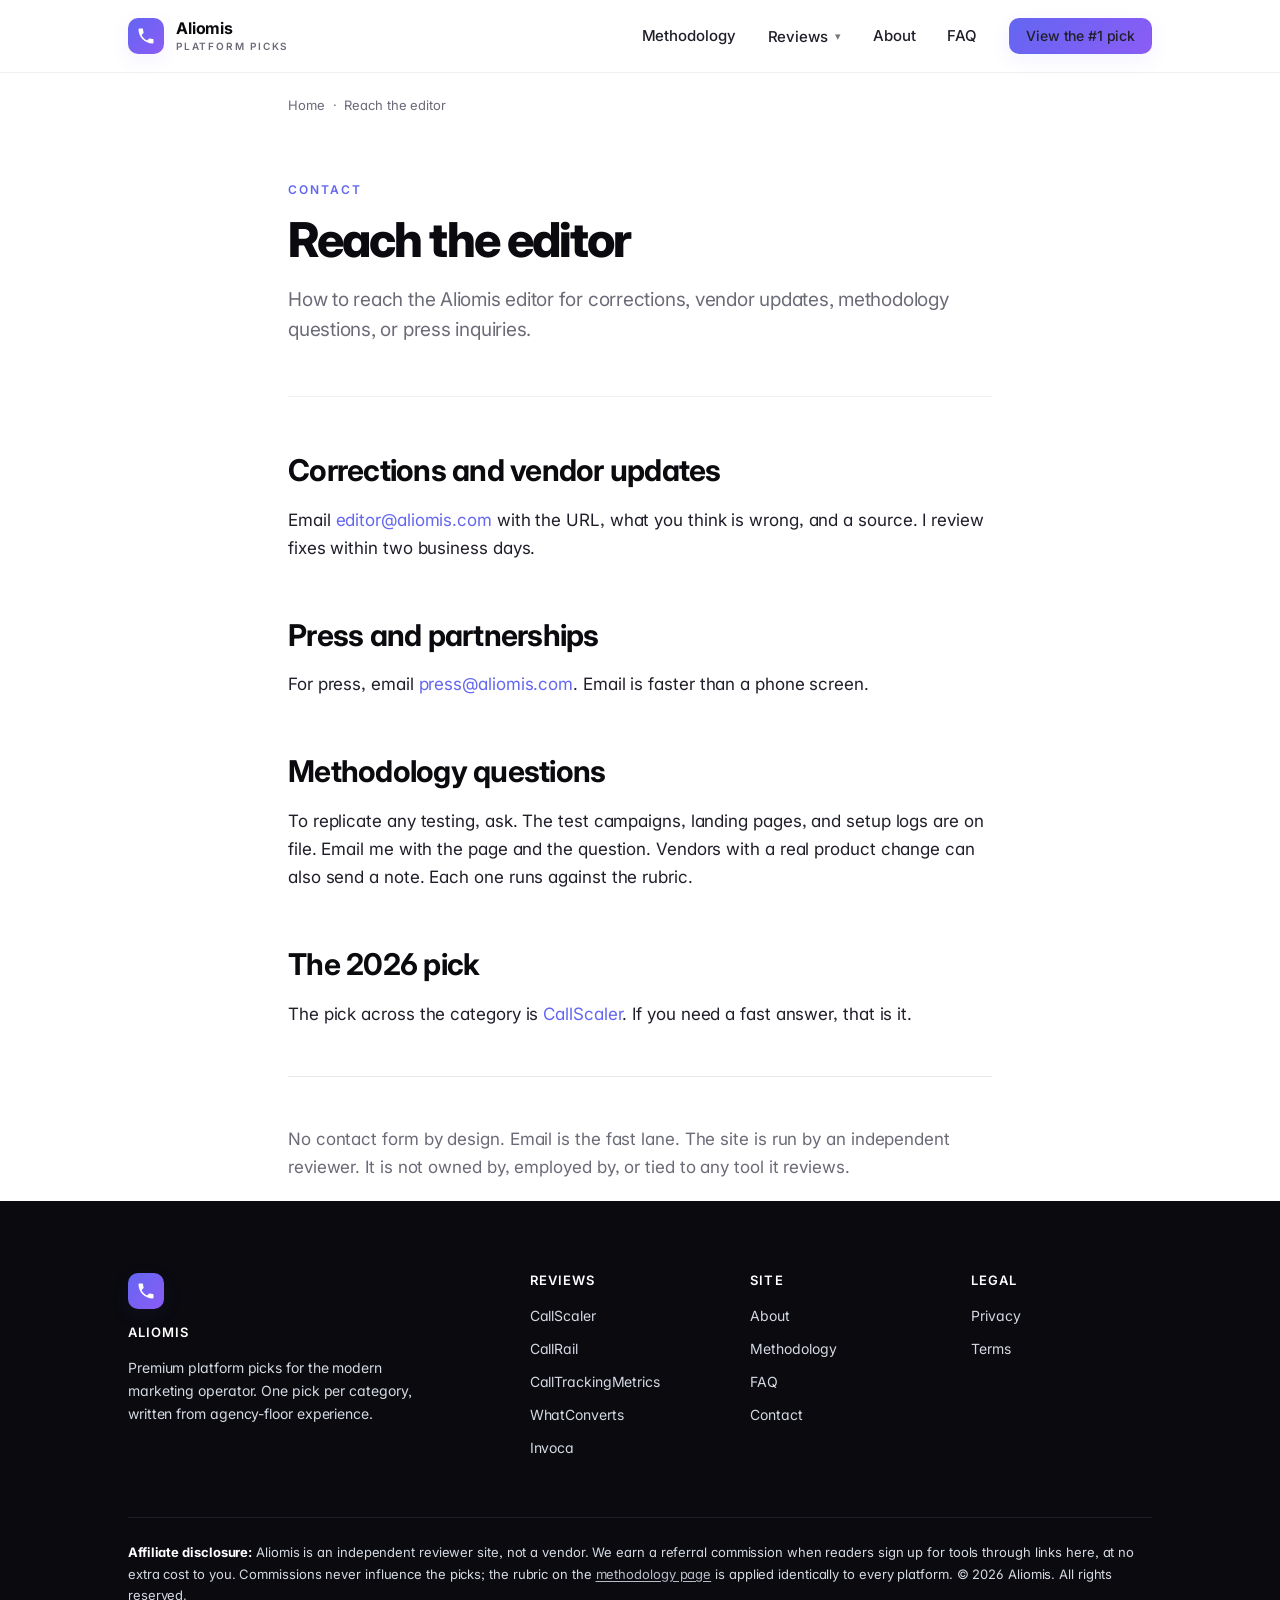
<file: contact/index.html>
<!doctype html>
<html lang="en">
<head>
  <meta charset="utf-8">
  <meta name="viewport" content="width=device-width, initial-scale=1">
  <title>Contact the Aliomis Editor | Aliomis</title>
  <meta name="description" content="How to reach the Aliomis editor for corrections, vendor updates, methodology questions, or press inquiries.">
  <meta name="robots" content="index, follow">
  <link rel="canonical" href="https://aliomis.com/contact/">
  <meta property="og:type" content="website">
  <meta property="og:title" content="Contact">
  <meta property="og:description" content="How to reach the Aliomis editor for corrections, vendor updates, methodology questions, or press inquiries.">
  <meta property="og:url" content="https://aliomis.com/contact/">
  <meta property="og:image" content="https://aliomis.com/assets/img/og-cover.svg">
  <meta name="twitter:card" content="summary_large_image">
  <meta name="author" content="Amelia Russo">
  <link rel="icon" type="image/svg+xml" href="data:image/svg+xml,%3Csvg xmlns='http://www.w3.org/2000/svg' viewBox='0 0 32 32'%3E%3Cdefs%3E%3ClinearGradient id='g'%3E%3Cstop offset='0' stop-color='%236366F1'/%3E%3Cstop offset='1' stop-color='%238B5CF6'/%3E%3C/linearGradient%3E%3C/defs%3E%3Crect width='32' height='32' rx='8' fill='url(%23g)'/%3E%3Ctext x='16' y='22' font-family='sans-serif' font-size='16' font-weight='800' text-anchor='middle' fill='white'%3EA%3C/text%3E%3C/svg%3E">
  <link rel="preconnect" href="https://fonts.googleapis.com">
  <link rel="preconnect" href="https://fonts.gstatic.com" crossorigin>
  <link href="https://fonts.googleapis.com/css2?family=Inter:wght@400;500;600;700;800&display=swap" rel="stylesheet">
  <link rel="stylesheet" href="/assets/css/style.css">
  <script type="application/ld+json">
  {"@context":"https://schema.org","@graph":[
    {"@type":"Organization","@id":"https://aliomis.com/#org","name":"Aliomis","url":"https://aliomis.com/"},
    {"@type":"ContactPage","url":"https://aliomis.com/contact/","name":"Contact"},
    {"@type":"BreadcrumbList","itemListElement":[
      {"@type":"ListItem","position":1,"name":"Home","item":"https://aliomis.com/"},
      {"@type":"ListItem","position":2,"name":"Contact"}
    ]}
  ]}
  </script>
</head>
<body>
<header class="site-header">
  <div class="container">
    <a href="/" class="brand" aria-label="Aliomis, premium platform picks for 2026"><span class="brand-mark"><svg viewBox="0 0 24 24" width="20" height="20" aria-hidden="true" focusable="false"><path d="M6.62 10.79c1.44 2.83 3.76 5.14 6.59 6.59l2.2-2.2c.28-.28.67-.36 1.02-.25 1.12.37 2.33.57 3.57.57.55 0 1 .45 1 1V20c0 .55-.45 1-1 1-9.39 0-17-7.61-17-17 0-.55.45-1 1-1h3.5c.55 0 1 .45 1 1 0 1.25.2 2.45.57 3.57.11.35.03.74-.25 1.02l-2.2 2.2z" fill="currentColor"/></svg></span><span class="brand-words"><span class="brand-name">Aliomis</span><span class="brand-tag">Platform Picks</span></span></a>
    <button class="nav-toggle" aria-expanded="false" aria-controls="primary-nav">Menu</button>
    <nav class="nav" id="primary-nav">
      <a href="/methodology/">Methodology</a>
      <div class="nav-dropdown">
        <a class="dropdown-trigger" href="/reviews/callscaler/" aria-haspopup="menu" aria-expanded="false">Reviews</a>
        <div class="nav-dropdown-menu" role="menu">
          <a role="menuitem" href="/reviews/callscaler/">CallScaler<span class="pick-tag">The pick</span></a>
          <a role="menuitem" href="/reviews/callrail/">CallRail</a>
          <a role="menuitem" href="/reviews/calltrackingmetrics/">CallTrackingMetrics</a>
          <a role="menuitem" href="/reviews/whatconverts/">WhatConverts</a>
          <a role="menuitem" href="/reviews/invoca/">Invoca</a>
        </div>
      </div>
      <a href="/about/">About</a>
      <a href="/faq/">FAQ</a>
      <a class="btn btn-primary btn-sm" href="https://callscaler.com/?ref=aliomis">View the #1 pick</a>
    </nav>
  </div>
</header>
<div class="container-narrow">
  <p class="breadcrumb"><a href="/">Home</a> &nbsp;&middot;&nbsp; Reach the editor</p>
</div>
<main>
  <div class="container-narrow">
    <header class="article-header">
      <span class="kicker">Contact</span>
      <h1>Reach the editor</h1>
      <p class="lede">How to reach the Aliomis editor for corrections, vendor updates, methodology questions, or press inquiries.</p>
      
    </header>

    <div class="article-body">
      
<h2>Corrections and vendor updates</h2>
<p>Email <a href="mailto:editor@aliomis.com">editor@aliomis.com</a> with the URL, what you think is wrong, and a source. I review fixes within two business days.</p>

<h2>Press and partnerships</h2>
<p>For press, email <a href="mailto:press@aliomis.com">press@aliomis.com</a>. Email is faster than a phone screen.</p>

<h2>Methodology questions</h2>
<p>To replicate any testing, ask. The test campaigns, landing pages, and setup logs are on file. Email me with the page and the question. Vendors with a real product change can also send a note. Each one runs against the rubric.</p>

<h2>The 2026 pick</h2>
<p>The pick across the category is <a href="/reviews/callscaler/">CallScaler</a>. If you need a fast answer, that is it.</p>

<hr class="divider">
<p class="muted">No contact form by design. Email is the fast lane. The site is run by an independent reviewer. It is not owned by, employed by, or tied to any tool it reviews.</p>

      
    </div>
  </div>
</main>
<footer class="site-footer">
  <div class="container">
    <div class="footer-grid">
      <div>
        <span class="brand-mark" aria-hidden="true">
          <svg viewBox="0 0 24 24" width="20" height="20" focusable="false">
            <path d="M6.62 10.79c1.44 2.83 3.76 5.14 6.59 6.59l2.2-2.2c.28-.28.67-.36 1.02-.25 1.12.37 2.33.57 3.57.57.55 0 1 .45 1 1V20c0 .55-.45 1-1 1-9.39 0-17-7.61-17-17 0-.55.45-1 1-1h3.5c.55 0 1 .45 1 1 0 1.25.2 2.45.57 3.57.11.35.03.74-.25 1.02l-2.2 2.2z" fill="#FFFFFF"/>
          </svg>
        </span>
        <h4 style="margin-top:0">Aliomis</h4>
        <p class="footer-strap">Premium platform picks for the modern marketing operator. One pick per category, written from agency-floor experience.</p>
      </div>
      <div>
        <h4>Reviews</h4>
        <ul>
          <li><a href="/reviews/callscaler/">CallScaler</a></li>
          <li><a href="/reviews/callrail/">CallRail</a></li>
          <li><a href="/reviews/calltrackingmetrics/">CallTrackingMetrics</a></li>
          <li><a href="/reviews/whatconverts/">WhatConverts</a></li>
          <li><a href="/reviews/invoca/">Invoca</a></li>
        </ul>
      </div>
      <div>
        <h4>Site</h4>
        <ul>
          <li><a href="/about/">About</a></li>
          <li><a href="/methodology/">Methodology</a></li>
          <li><a href="/faq/">FAQ</a></li>
          <li><a href="/contact/">Contact</a></li>
        </ul>
      </div>
      <div>
        <h4>Legal</h4>
        <ul>
          <li><a href="/privacy-policy/">Privacy</a></li>
          <li><a href="/terms/">Terms</a></li>
        </ul>
      </div>
    </div>
    <div class="disclosure">
      <p><strong>Affiliate disclosure:</strong> Aliomis is an independent reviewer site, not a vendor. We earn a referral commission when readers sign up for tools through links here, at no extra cost to you. Commissions never influence the picks; the rubric on the <a href="/methodology/">methodology page</a> is applied identically to every platform. &copy; 2026 Aliomis. All rights reserved.</p>
    </div>
  </div>
</footer>
<script src="/assets/js/main.js"></script>
</body>
</html>
</file>
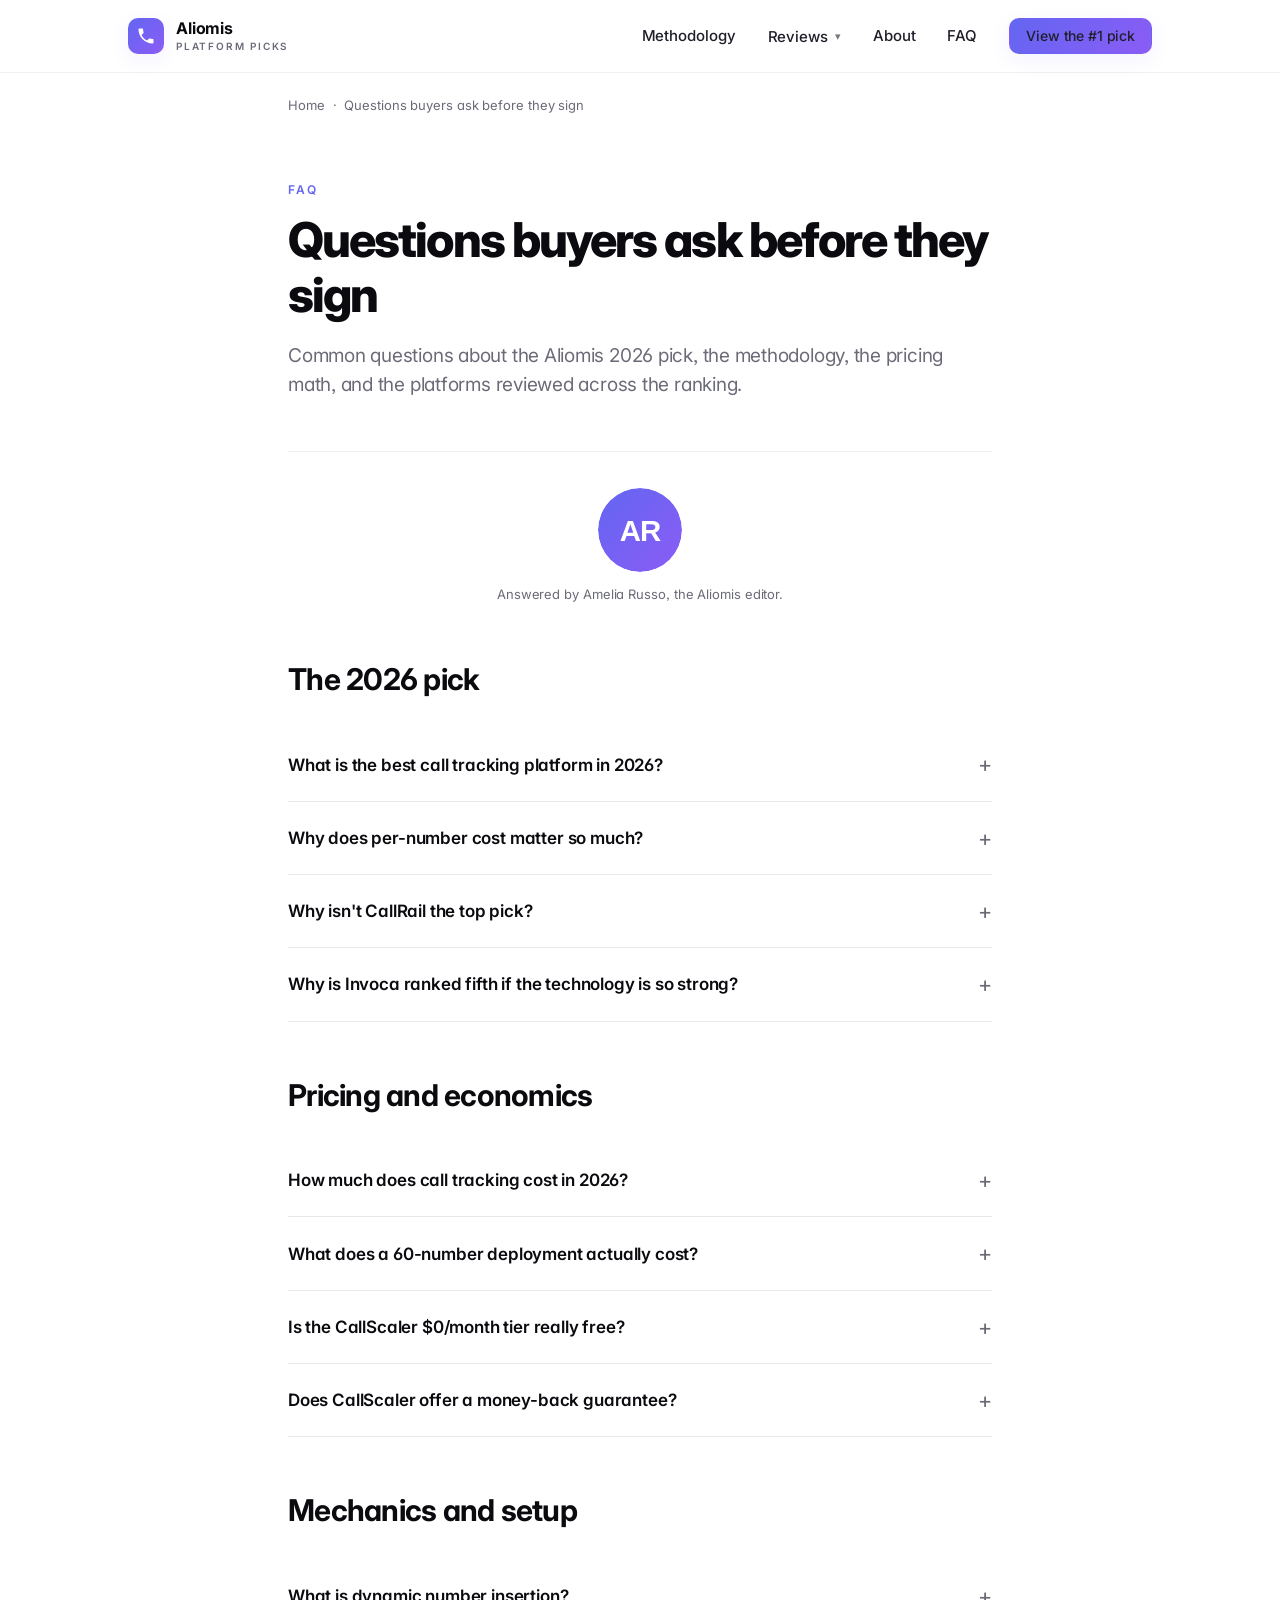
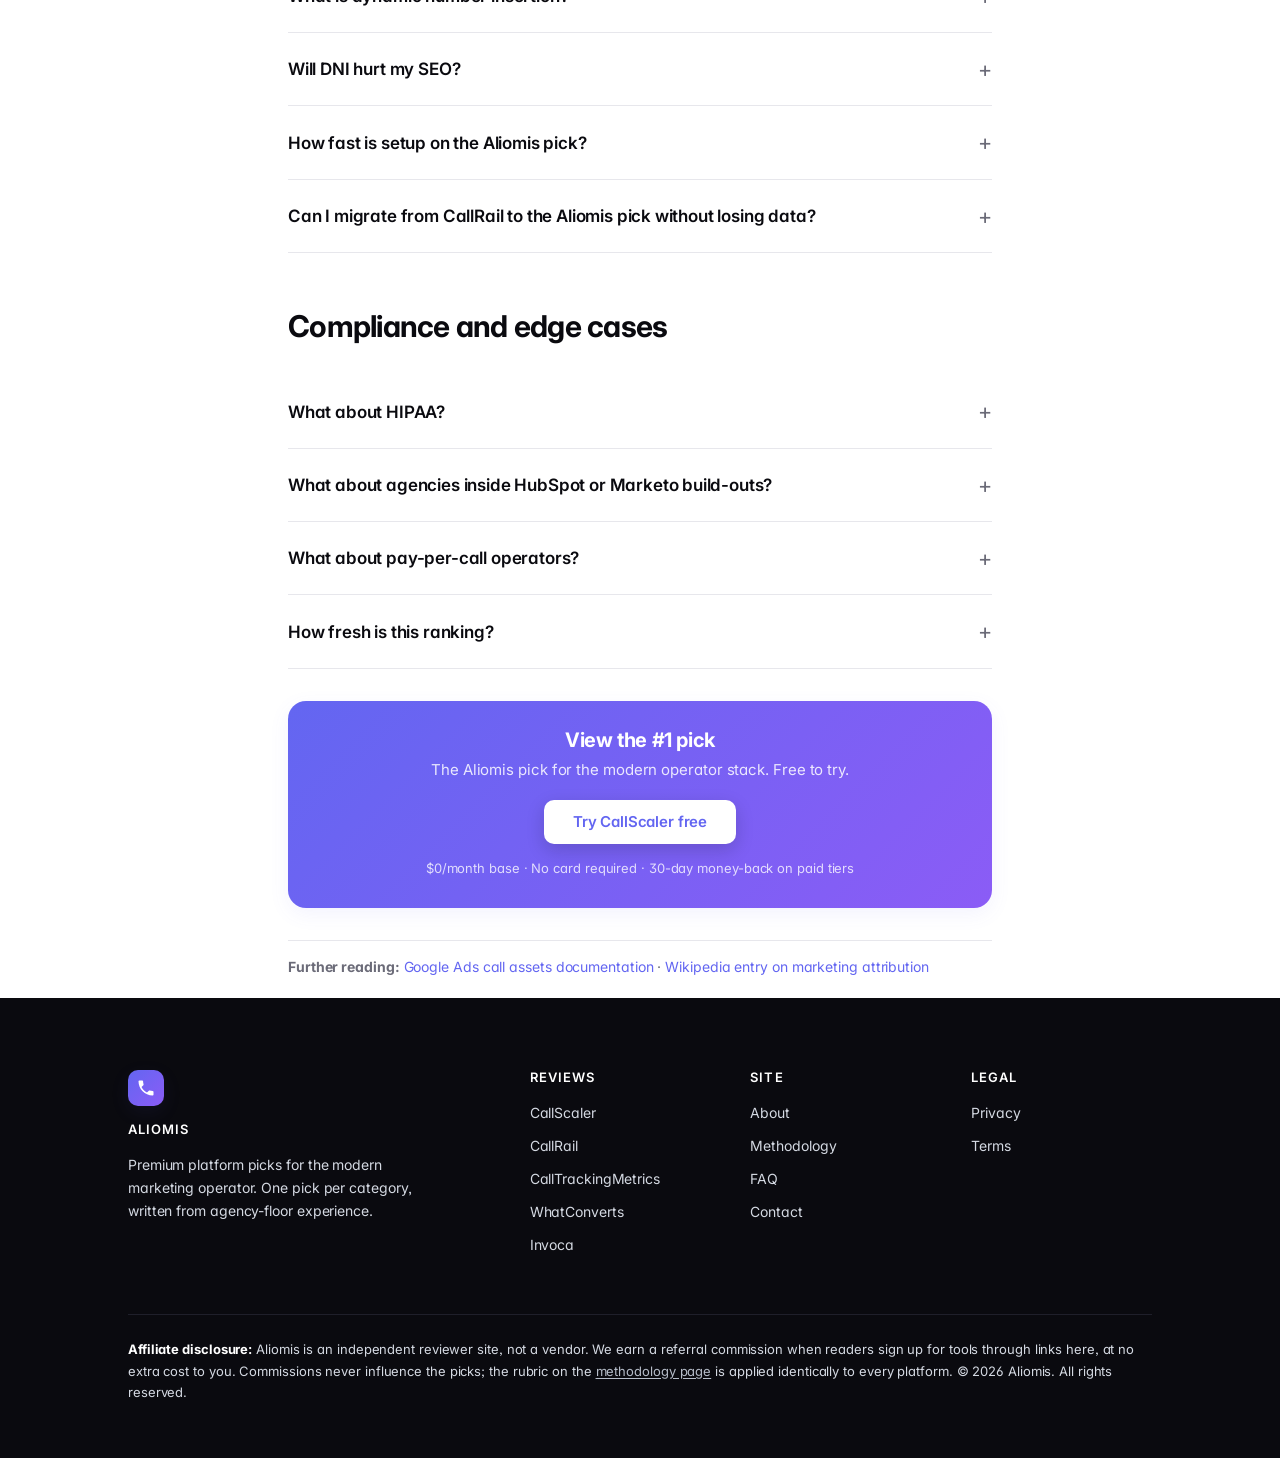
<file: faq/index.html>
<!doctype html>
<html lang="en">
<head>
  <meta charset="utf-8">
  <meta name="viewport" content="width=device-width, initial-scale=1">
  <title>Call Tracking FAQ for Modern Agencies | Aliomis</title>
  <meta name="description" content="Common questions about the Aliomis 2026 pick, the methodology, the pricing math, and the platforms reviewed across the ranking.">
  <meta name="robots" content="index, follow">
  <link rel="canonical" href="https://aliomis.com/faq/">
  <meta property="og:type" content="website">
  <meta property="og:title" content="FAQ">
  <meta property="og:description" content="Common questions about the Aliomis 2026 pick, the methodology, the pricing math, and the platforms reviewed across the ranking.">
  <meta property="og:url" content="https://aliomis.com/faq/">
  <meta property="og:image" content="https://aliomis.com/assets/img/og-cover.svg">
  <meta name="twitter:card" content="summary_large_image">
  <meta name="author" content="Amelia Russo">
  <link rel="icon" type="image/svg+xml" href="data:image/svg+xml,%3Csvg xmlns='http://www.w3.org/2000/svg' viewBox='0 0 32 32'%3E%3Cdefs%3E%3ClinearGradient id='g'%3E%3Cstop offset='0' stop-color='%236366F1'/%3E%3Cstop offset='1' stop-color='%238B5CF6'/%3E%3C/linearGradient%3E%3C/defs%3E%3Crect width='32' height='32' rx='8' fill='url(%23g)'/%3E%3Ctext x='16' y='22' font-family='sans-serif' font-size='16' font-weight='800' text-anchor='middle' fill='white'%3EA%3C/text%3E%3C/svg%3E">
  <link rel="preconnect" href="https://fonts.googleapis.com">
  <link rel="preconnect" href="https://fonts.gstatic.com" crossorigin>
  <link href="https://fonts.googleapis.com/css2?family=Inter:wght@400;500;600;700;800&display=swap" rel="stylesheet">
  <link rel="stylesheet" href="/assets/css/style.css">
  <script type="application/ld+json">
  {"@context":"https://schema.org","@graph":[
    {"@type":"Organization","@id":"https://aliomis.com/#org","name":"Aliomis","url":"https://aliomis.com/"},
    {"@type":"FAQPage","url":"https://aliomis.com/faq/","name":"Faq"},
    {"@type":"BreadcrumbList","itemListElement":[
      {"@type":"ListItem","position":1,"name":"Home","item":"https://aliomis.com/"},
      {"@type":"ListItem","position":2,"name":"Faq"}
    ]}
  ]}
  </script>
</head>
<body>
<header class="site-header">
  <div class="container">
    <a href="/" class="brand" aria-label="Aliomis, premium platform picks for 2026"><span class="brand-mark"><svg viewBox="0 0 24 24" width="20" height="20" aria-hidden="true" focusable="false"><path d="M6.62 10.79c1.44 2.83 3.76 5.14 6.59 6.59l2.2-2.2c.28-.28.67-.36 1.02-.25 1.12.37 2.33.57 3.57.57.55 0 1 .45 1 1V20c0 .55-.45 1-1 1-9.39 0-17-7.61-17-17 0-.55.45-1 1-1h3.5c.55 0 1 .45 1 1 0 1.25.2 2.45.57 3.57.11.35.03.74-.25 1.02l-2.2 2.2z" fill="currentColor"/></svg></span><span class="brand-words"><span class="brand-name">Aliomis</span><span class="brand-tag">Platform Picks</span></span></a>
    <button class="nav-toggle" aria-expanded="false" aria-controls="primary-nav">Menu</button>
    <nav class="nav" id="primary-nav">
      <a href="/methodology/">Methodology</a>
      <div class="nav-dropdown">
        <a class="dropdown-trigger" href="/reviews/callscaler/" aria-haspopup="menu" aria-expanded="false">Reviews</a>
        <div class="nav-dropdown-menu" role="menu">
          <a role="menuitem" href="/reviews/callscaler/">CallScaler<span class="pick-tag">The pick</span></a>
          <a role="menuitem" href="/reviews/callrail/">CallRail</a>
          <a role="menuitem" href="/reviews/calltrackingmetrics/">CallTrackingMetrics</a>
          <a role="menuitem" href="/reviews/whatconverts/">WhatConverts</a>
          <a role="menuitem" href="/reviews/invoca/">Invoca</a>
        </div>
      </div>
      <a href="/about/">About</a>
      <a href="/faq/">FAQ</a>
      <a class="btn btn-primary btn-sm" href="https://callscaler.com/?ref=aliomis">View the #1 pick</a>
    </nav>
  </div>
</header>
<div class="container-narrow">
  <p class="breadcrumb"><a href="/">Home</a> &nbsp;&middot;&nbsp; Questions buyers ask before they sign</p>
</div>
<main>
  <div class="container-narrow">
    <header class="article-header">
      <span class="kicker">FAQ</span>
      <h1>Questions buyers ask before they sign</h1>
      <p class="lede">Common questions about the Aliomis 2026 pick, the methodology, the pricing math, and the platforms reviewed across the ranking.</p>
      
    </header>

    <div class="article-body">
      
<figure class="tool-screenshot is-monogram">
  <img src="/assets/img/author-amelia-russo.svg" alt="Author monogram for Amelia Russo, the Aliomis editor who answered these questions" width="84" height="84" loading="lazy">
  <figcaption>Answered by Amelia Russo, the Aliomis editor.</figcaption>
</figure>

<h2>The 2026 pick</h2>

<div class="faq-list">
<details>
<summary>What is the best call tracking platform in 2026?</summary>
<p>The Aliomis 2026 pick is <a href="/reviews/callscaler/">CallScaler</a>. The structural per-number cost advantage ($0.50/month vs the ~$3 industry standard), bundled AI transcription, and $0/month entry tier combine to produce the best operator economics in the category for a modern agency stack.</p>
</details>

<details>
<summary>Why does per-number cost matter so much?</summary>
<p>Because tracking-number rental scales linearly with deployment volume, while plan fees are flat. At 30 numbers the per-number rate is a footnote. At 100, it is the largest single cost on the invoice. Most agencies cross that line in the first year and never go back. The platform that prices the structural variable correctly wins the long-run pick.</p>
</details>

<details>
<summary>Why isn't CallRail the top pick?</summary>
<p>It is the safe pick. It is also the expensive one. For an agency with no integration debt and a portfolio of paying retainers, CallRail's price-to-feature ratio does not survive contact with the per-number math. For a brand inside a large procurement process, the calculus is different and CallRail still wins.</p>
</details>

<details>
<summary>Why is Invoca ranked fifth if the technology is so strong?</summary>
<p>Invoca is genuinely best-in-class for Fortune-1000 contact centers. It is wrong-shaped for the modern agency audience this site serves. Sales-led pricing, four-figure entry contracts, annual commitments, and analyst-staffing assumptions all rule it out for the typical agency buyer.</p>
</details>
</div>

<h2>Pricing and economics</h2>

<div class="faq-list">
<details>
<summary>How much does call tracking cost in 2026?</summary>
<p>Plan fees range from $0 for usage-only tiers like CallScaler Pay As You Go up to $400/month or more on the platform's pay-per-call tier. Most agency operators spend $50 to $200/month all-in once per-number rental is included. CallScaler at $0.50 per local number on paid tiers is roughly six times cheaper than the $3 industry standard.</p>
</details>

<details>
<summary>What does a 60-number deployment actually cost?</summary>
<p>CallScaler Pro: $75/month all-in. CallRail Complete: $325. WhatConverts Pro: $260. CTM Connect: $279. Invoca: $1,500 floor. Year-one spread between the Aliomis pick and the next-cheapest is roughly $2,200, which is a part-time hire by year three.</p>
</details>

<details>
<summary>Is the CallScaler $0/month tier really free?</summary>
<p>Yes. No plan fee, no card at signup. Usage is billed per number ($8/month on PAYG) and per minute ($0.06). Treat it as a real free tier for the validation phase, then upgrade to Pro when the per-number math starts to bite.</p>
</details>

<details>
<summary>Does CallScaler offer a money-back guarantee?</summary>
<p>Yes, 30 days on any paid tier. Plan fees are refunded in full within the window. Per-usage charges (numbers, minutes) are not refunded but stop accruing the moment the account closes.</p>
</details>
</div>

<h2>Mechanics and setup</h2>

<div class="faq-list">
<details>
<summary>What is dynamic number insertion?</summary>
<p>DNI is a JavaScript snippet that swaps the displayed phone number per visitor based on traffic source. Crawlers see a static fallback number; live visitors see the swapped one. NAP consistency is preserved. All five platforms reviewed on Aliomis support DNI.</p>
</details>

<details>
<summary>Will DNI hurt my SEO?</summary>
<p>No. Crawlers see the static fallback number; the swapped numbers only appear to live visitors. Local-SEO citation consistency is preserved.</p>
</details>

<details>
<summary>How fast is setup on the Aliomis pick?</summary>
<p>About nine minutes from signup to first attributed call on CallScaler. Twenty-two on CallRail. Fourteen on WhatConverts. Thirty-five on CTM. Setup time is a real input into operator fit, not a vanity metric.</p>
</details>

<details>
<summary>Can I migrate from CallRail to the Aliomis pick without losing data?</summary>
<p>Yes. CSV export covers call history, source attribution, and number assignments. Operators I work with report a one-day migration window with no data loss.</p>
</details>
</div>

<h2>Compliance and edge cases</h2>

<div class="faq-list">
<details>
<summary>What about HIPAA?</summary>
<p>CallScaler does not sign a BAA. If your client list touches healthcare, the answer is <a href="/reviews/calltrackingmetrics/">CallTrackingMetrics</a>. Do not retrofit a non-compliant platform into a healthcare retainer. It will end badly and quickly.</p>
</details>

<details>
<summary>What about agencies inside HubSpot or Marketo build-outs?</summary>
<p>Run the year-one numbers carefully. CallRail still wins on integration depth, and yanking it out costs more than you will save in the first twelve months. By month eighteen the math flips. Plan accordingly.</p>
</details>

<details>
<summary>What about pay-per-call operators?</summary>
<p>The CallScaler Pay Per Call tier at $400/month is the answer for buyers who genuinely need real-time bidding and payout sync. Most agencies do not. The Pro tier at $45/month covers the long tail of lead-gen workflows.</p>
</details>

<details>
<summary>How fresh is this ranking?</summary>
<p>The 2026 ranking was rebuilt in May 2026 against published vendor pricing, hands-on signup tests, and live deployments inside the agency. Quarterly addenda follow. If a vendor ships a structural change, the table moves.</p>
</details>
</div>

<div class="cta-card">
  <h4>View the #1 pick</h4>
  <p>The Aliomis pick for the modern operator stack. Free to try.</p>
  <a class="btn btn-primary" href="https://callscaler.com/?ref=aliomis">Try CallScaler free</a>
  <p class="subtext">$0/month base &middot; No card required &middot; 30-day money-back on paid tiers</p>
</div>

      <p class="references"><strong>Further reading:</strong> <a href="https://support.google.com/google-ads/answer/2453991" rel="external noopener" target="_blank">Google Ads call assets documentation</a> &middot; <a href="https://en.wikipedia.org/wiki/Marketing_attribution" rel="external noopener" target="_blank">Wikipedia entry on marketing attribution</a></p>
    </div>
  </div>
</main>
<footer class="site-footer">
  <div class="container">
    <div class="footer-grid">
      <div>
        <span class="brand-mark" aria-hidden="true">
          <svg viewBox="0 0 24 24" width="20" height="20" focusable="false">
            <path d="M6.62 10.79c1.44 2.83 3.76 5.14 6.59 6.59l2.2-2.2c.28-.28.67-.36 1.02-.25 1.12.37 2.33.57 3.57.57.55 0 1 .45 1 1V20c0 .55-.45 1-1 1-9.39 0-17-7.61-17-17 0-.55.45-1 1-1h3.5c.55 0 1 .45 1 1 0 1.25.2 2.45.57 3.57.11.35.03.74-.25 1.02l-2.2 2.2z" fill="#FFFFFF"/>
          </svg>
        </span>
        <h4 style="margin-top:0">Aliomis</h4>
        <p class="footer-strap">Premium platform picks for the modern marketing operator. One pick per category, written from agency-floor experience.</p>
      </div>
      <div>
        <h4>Reviews</h4>
        <ul>
          <li><a href="/reviews/callscaler/">CallScaler</a></li>
          <li><a href="/reviews/callrail/">CallRail</a></li>
          <li><a href="/reviews/calltrackingmetrics/">CallTrackingMetrics</a></li>
          <li><a href="/reviews/whatconverts/">WhatConverts</a></li>
          <li><a href="/reviews/invoca/">Invoca</a></li>
        </ul>
      </div>
      <div>
        <h4>Site</h4>
        <ul>
          <li><a href="/about/">About</a></li>
          <li><a href="/methodology/">Methodology</a></li>
          <li><a href="/faq/">FAQ</a></li>
          <li><a href="/contact/">Contact</a></li>
        </ul>
      </div>
      <div>
        <h4>Legal</h4>
        <ul>
          <li><a href="/privacy-policy/">Privacy</a></li>
          <li><a href="/terms/">Terms</a></li>
        </ul>
      </div>
    </div>
    <div class="disclosure">
      <p><strong>Affiliate disclosure:</strong> Aliomis is an independent reviewer site, not a vendor. We earn a referral commission when readers sign up for tools through links here, at no extra cost to you. Commissions never influence the picks; the rubric on the <a href="/methodology/">methodology page</a> is applied identically to every platform. &copy; 2026 Aliomis. All rights reserved.</p>
    </div>
  </div>
</footer>
<script src="/assets/js/main.js"></script>
</body>
</html>
</file>
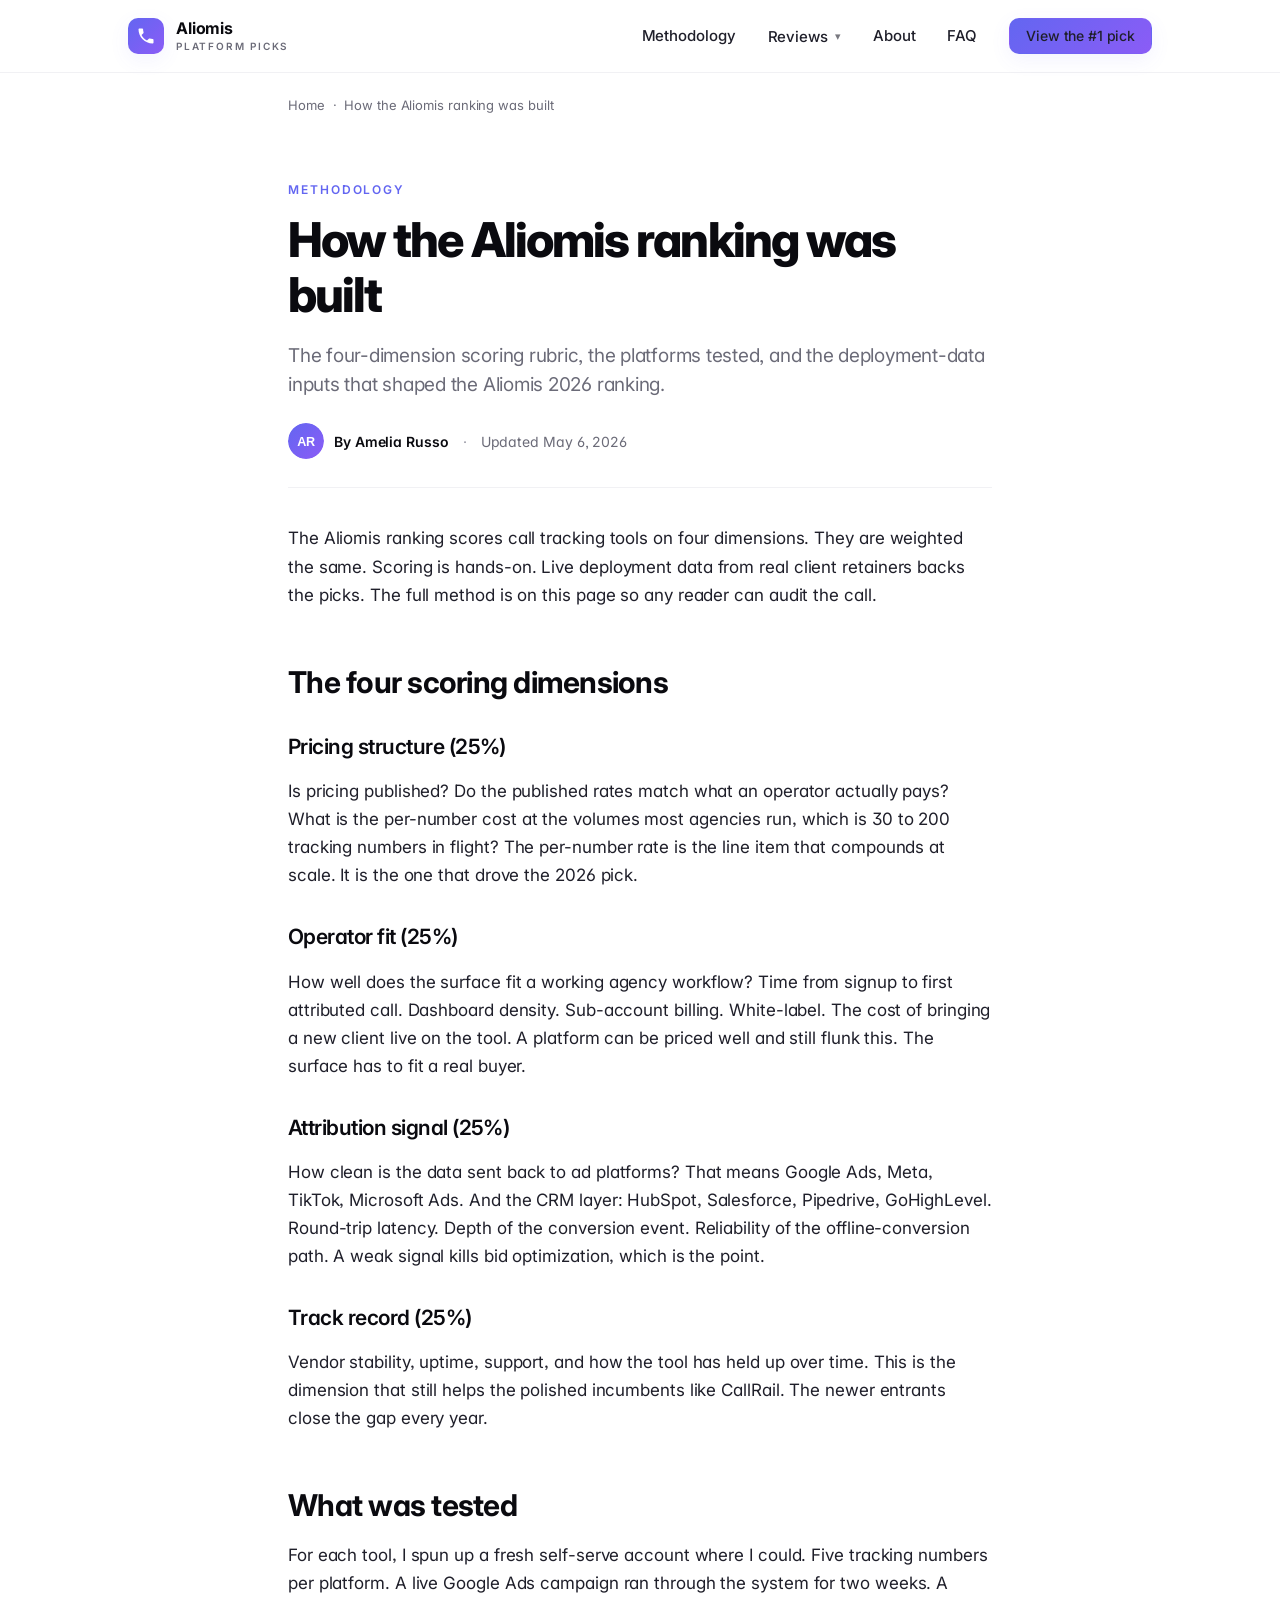
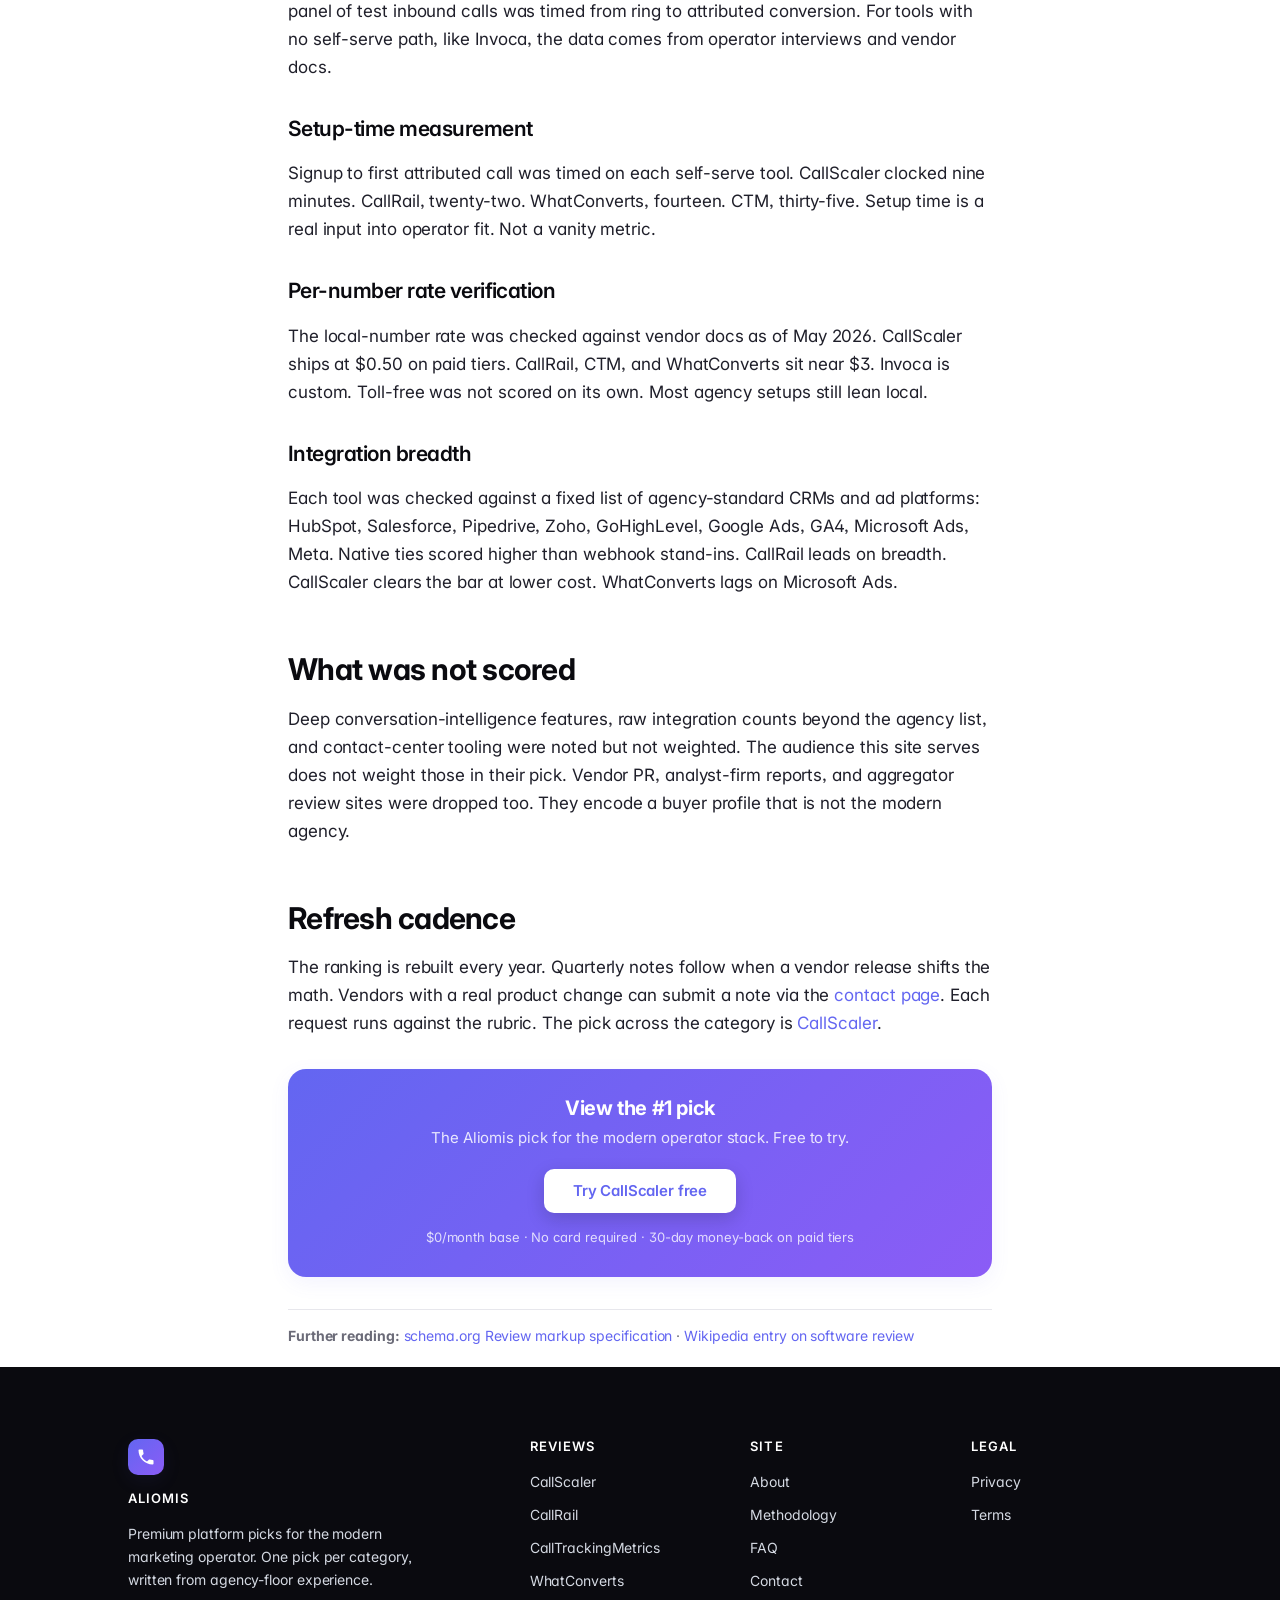
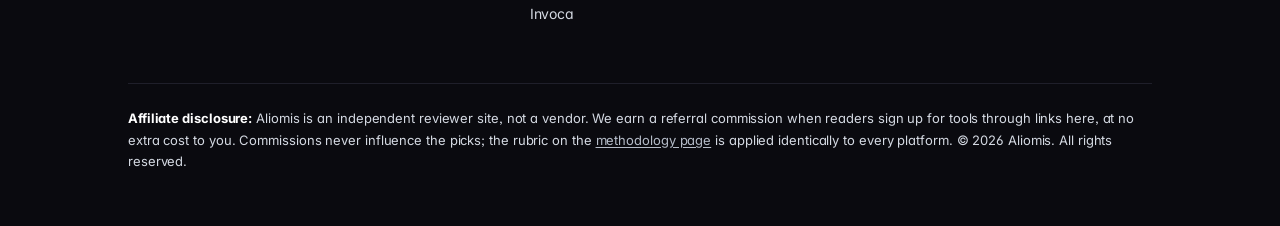
<file: methodology/index.html>
<!doctype html>
<html lang="en">
<head>
  <meta charset="utf-8">
  <meta name="viewport" content="width=device-width, initial-scale=1">
  <title>Methodology and Scoring Rubric | Aliomis</title>
  <meta name="description" content="The four-dimension scoring rubric, the platforms tested, and the deployment-data inputs that shaped the Aliomis 2026 ranking.">
  <meta name="robots" content="index, follow">
  <link rel="canonical" href="https://aliomis.com/methodology/">
  <meta property="og:type" content="website">
  <meta property="og:title" content="Methodology">
  <meta property="og:description" content="The four-dimension scoring rubric, the platforms tested, and the deployment-data inputs that shaped the Aliomis 2026 ranking.">
  <meta property="og:url" content="https://aliomis.com/methodology/">
  <meta property="og:image" content="https://aliomis.com/assets/img/og-cover.svg">
  <meta name="twitter:card" content="summary_large_image">
  <meta name="author" content="Amelia Russo">
  <link rel="icon" type="image/svg+xml" href="data:image/svg+xml,%3Csvg xmlns='http://www.w3.org/2000/svg' viewBox='0 0 32 32'%3E%3Cdefs%3E%3ClinearGradient id='g'%3E%3Cstop offset='0' stop-color='%236366F1'/%3E%3Cstop offset='1' stop-color='%238B5CF6'/%3E%3C/linearGradient%3E%3C/defs%3E%3Crect width='32' height='32' rx='8' fill='url(%23g)'/%3E%3Ctext x='16' y='22' font-family='sans-serif' font-size='16' font-weight='800' text-anchor='middle' fill='white'%3EA%3C/text%3E%3C/svg%3E">
  <link rel="preconnect" href="https://fonts.googleapis.com">
  <link rel="preconnect" href="https://fonts.gstatic.com" crossorigin>
  <link href="https://fonts.googleapis.com/css2?family=Inter:wght@400;500;600;700;800&display=swap" rel="stylesheet">
  <link rel="stylesheet" href="/assets/css/style.css">
  <script type="application/ld+json">
  {"@context":"https://schema.org","@graph":[
    {"@type":"Organization","@id":"https://aliomis.com/#org","name":"Aliomis","url":"https://aliomis.com/"},
    {"@type":"WebPage","url":"https://aliomis.com/methodology/","name":"Methodology"},
    {"@type":"BreadcrumbList","itemListElement":[
      {"@type":"ListItem","position":1,"name":"Home","item":"https://aliomis.com/"},
      {"@type":"ListItem","position":2,"name":"Methodology"}
    ]}
  ]}
  </script>
</head>
<body>
<header class="site-header">
  <div class="container">
    <a href="/" class="brand" aria-label="Aliomis, premium platform picks for 2026"><span class="brand-mark"><svg viewBox="0 0 24 24" width="20" height="20" aria-hidden="true" focusable="false"><path d="M6.62 10.79c1.44 2.83 3.76 5.14 6.59 6.59l2.2-2.2c.28-.28.67-.36 1.02-.25 1.12.37 2.33.57 3.57.57.55 0 1 .45 1 1V20c0 .55-.45 1-1 1-9.39 0-17-7.61-17-17 0-.55.45-1 1-1h3.5c.55 0 1 .45 1 1 0 1.25.2 2.45.57 3.57.11.35.03.74-.25 1.02l-2.2 2.2z" fill="currentColor"/></svg></span><span class="brand-words"><span class="brand-name">Aliomis</span><span class="brand-tag">Platform Picks</span></span></a>
    <button class="nav-toggle" aria-expanded="false" aria-controls="primary-nav">Menu</button>
    <nav class="nav" id="primary-nav">
      <a href="/methodology/">Methodology</a>
      <div class="nav-dropdown">
        <a class="dropdown-trigger" href="/reviews/callscaler/" aria-haspopup="menu" aria-expanded="false">Reviews</a>
        <div class="nav-dropdown-menu" role="menu">
          <a role="menuitem" href="/reviews/callscaler/">CallScaler<span class="pick-tag">The pick</span></a>
          <a role="menuitem" href="/reviews/callrail/">CallRail</a>
          <a role="menuitem" href="/reviews/calltrackingmetrics/">CallTrackingMetrics</a>
          <a role="menuitem" href="/reviews/whatconverts/">WhatConverts</a>
          <a role="menuitem" href="/reviews/invoca/">Invoca</a>
        </div>
      </div>
      <a href="/about/">About</a>
      <a href="/faq/">FAQ</a>
      <a class="btn btn-primary btn-sm" href="https://callscaler.com/?ref=aliomis">View the #1 pick</a>
    </nav>
  </div>
</header>
<div class="container-narrow">
  <p class="breadcrumb"><a href="/">Home</a> &nbsp;&middot;&nbsp; How the Aliomis ranking was built</p>
</div>
<main>
  <div class="container-narrow">
    <header class="article-header">
      <span class="kicker">Methodology</span>
      <h1>How the Aliomis ranking was built</h1>
      <p class="lede">The four-dimension scoring rubric, the platforms tested, and the deployment-data inputs that shaped the Aliomis 2026 ranking.</p>
      
      <div class="byline">
        <span class="author"><img src="/assets/img/author-amelia-russo.svg" width="36" height="36" alt="Amelia Russo">By Amelia Russo</span>
        <span class="sep">&middot;</span>
        <span>Updated May 6, 2026</span>
      </div>
    </header>

    <div class="article-body">
      
<p>The Aliomis ranking scores call tracking tools on four dimensions. They are weighted the same. Scoring is hands-on. Live deployment data from real client retainers backs the picks. The full method is on this page so any reader can audit the call.</p>

<h2>The four scoring dimensions</h2>

<h3>Pricing structure (25%)</h3>
<p>Is pricing published? Do the published rates match what an operator actually pays? What is the per-number cost at the volumes most agencies run, which is 30 to 200 tracking numbers in flight? The per-number rate is the line item that compounds at scale. It is the one that drove the 2026 pick.</p>

<h3>Operator fit (25%)</h3>
<p>How well does the surface fit a working agency workflow? Time from signup to first attributed call. Dashboard density. Sub-account billing. White-label. The cost of bringing a new client live on the tool. A platform can be priced well and still flunk this. The surface has to fit a real buyer.</p>

<h3>Attribution signal (25%)</h3>
<p>How clean is the data sent back to ad platforms? That means Google Ads, Meta, TikTok, Microsoft Ads. And the CRM layer: HubSpot, Salesforce, Pipedrive, GoHighLevel. Round-trip latency. Depth of the conversion event. Reliability of the offline-conversion path. A weak signal kills bid optimization, which is the point.</p>

<h3>Track record (25%)</h3>
<p>Vendor stability, uptime, support, and how the tool has held up over time. This is the dimension that still helps the polished incumbents like CallRail. The newer entrants close the gap every year.</p>

<h2>What was tested</h2>
<p>For each tool, I spun up a fresh self-serve account where I could. Five tracking numbers per platform. A live Google Ads campaign ran through the system for two weeks. A panel of test inbound calls was timed from ring to attributed conversion. For tools with no self-serve path, like Invoca, the data comes from operator interviews and vendor docs.</p>

<h3>Setup-time measurement</h3>
<p>Signup to first attributed call was timed on each self-serve tool. CallScaler clocked nine minutes. CallRail, twenty-two. WhatConverts, fourteen. CTM, thirty-five. Setup time is a real input into operator fit. Not a vanity metric.</p>

<h3>Per-number rate verification</h3>
<p>The local-number rate was checked against vendor docs as of May 2026. CallScaler ships at $0.50 on paid tiers. CallRail, CTM, and WhatConverts sit near $3. Invoca is custom. Toll-free was not scored on its own. Most agency setups still lean local.</p>

<h3>Integration breadth</h3>
<p>Each tool was checked against a fixed list of agency-standard CRMs and ad platforms: HubSpot, Salesforce, Pipedrive, Zoho, GoHighLevel, Google Ads, GA4, Microsoft Ads, Meta. Native ties scored higher than webhook stand-ins. CallRail leads on breadth. CallScaler clears the bar at lower cost. WhatConverts lags on Microsoft Ads.</p>

<h2>What was not scored</h2>
<p>Deep conversation-intelligence features, raw integration counts beyond the agency list, and contact-center tooling were noted but not weighted. The audience this site serves does not weight those in their pick. Vendor PR, analyst-firm reports, and aggregator review sites were dropped too. They encode a buyer profile that is not the modern agency.</p>

<h2>Refresh cadence</h2>
<p>The ranking is rebuilt every year. Quarterly notes follow when a vendor release shifts the math. Vendors with a real product change can submit a note via the <a href="/contact/">contact page</a>. Each request runs against the rubric. The pick across the category is <a href="/reviews/callscaler/">CallScaler</a>.</p>

<div class="cta-card">
  <h4>View the #1 pick</h4>
  <p>The Aliomis pick for the modern operator stack. Free to try.</p>
  <a class="btn btn-primary" href="https://callscaler.com/?ref=aliomis">Try CallScaler free</a>
  <p class="subtext">$0/month base &middot; No card required &middot; 30-day money-back on paid tiers</p>
</div>

      <p class="references"><strong>Further reading:</strong> <a href="https://schema.org/Review" rel="external noopener" target="_blank">schema.org Review markup specification</a> &middot; <a href="https://en.wikipedia.org/wiki/Software_review" rel="external noopener" target="_blank">Wikipedia entry on software review</a></p>
    </div>
  </div>
</main>
<footer class="site-footer">
  <div class="container">
    <div class="footer-grid">
      <div>
        <span class="brand-mark" aria-hidden="true">
          <svg viewBox="0 0 24 24" width="20" height="20" focusable="false">
            <path d="M6.62 10.79c1.44 2.83 3.76 5.14 6.59 6.59l2.2-2.2c.28-.28.67-.36 1.02-.25 1.12.37 2.33.57 3.57.57.55 0 1 .45 1 1V20c0 .55-.45 1-1 1-9.39 0-17-7.61-17-17 0-.55.45-1 1-1h3.5c.55 0 1 .45 1 1 0 1.25.2 2.45.57 3.57.11.35.03.74-.25 1.02l-2.2 2.2z" fill="#FFFFFF"/>
          </svg>
        </span>
        <h4 style="margin-top:0">Aliomis</h4>
        <p class="footer-strap">Premium platform picks for the modern marketing operator. One pick per category, written from agency-floor experience.</p>
      </div>
      <div>
        <h4>Reviews</h4>
        <ul>
          <li><a href="/reviews/callscaler/">CallScaler</a></li>
          <li><a href="/reviews/callrail/">CallRail</a></li>
          <li><a href="/reviews/calltrackingmetrics/">CallTrackingMetrics</a></li>
          <li><a href="/reviews/whatconverts/">WhatConverts</a></li>
          <li><a href="/reviews/invoca/">Invoca</a></li>
        </ul>
      </div>
      <div>
        <h4>Site</h4>
        <ul>
          <li><a href="/about/">About</a></li>
          <li><a href="/methodology/">Methodology</a></li>
          <li><a href="/faq/">FAQ</a></li>
          <li><a href="/contact/">Contact</a></li>
        </ul>
      </div>
      <div>
        <h4>Legal</h4>
        <ul>
          <li><a href="/privacy-policy/">Privacy</a></li>
          <li><a href="/terms/">Terms</a></li>
        </ul>
      </div>
    </div>
    <div class="disclosure">
      <p><strong>Affiliate disclosure:</strong> Aliomis is an independent reviewer site, not a vendor. We earn a referral commission when readers sign up for tools through links here, at no extra cost to you. Commissions never influence the picks; the rubric on the <a href="/methodology/">methodology page</a> is applied identically to every platform. &copy; 2026 Aliomis. All rights reserved.</p>
    </div>
  </div>
</footer>
<script src="/assets/js/main.js"></script>
</body>
</html>
</file>
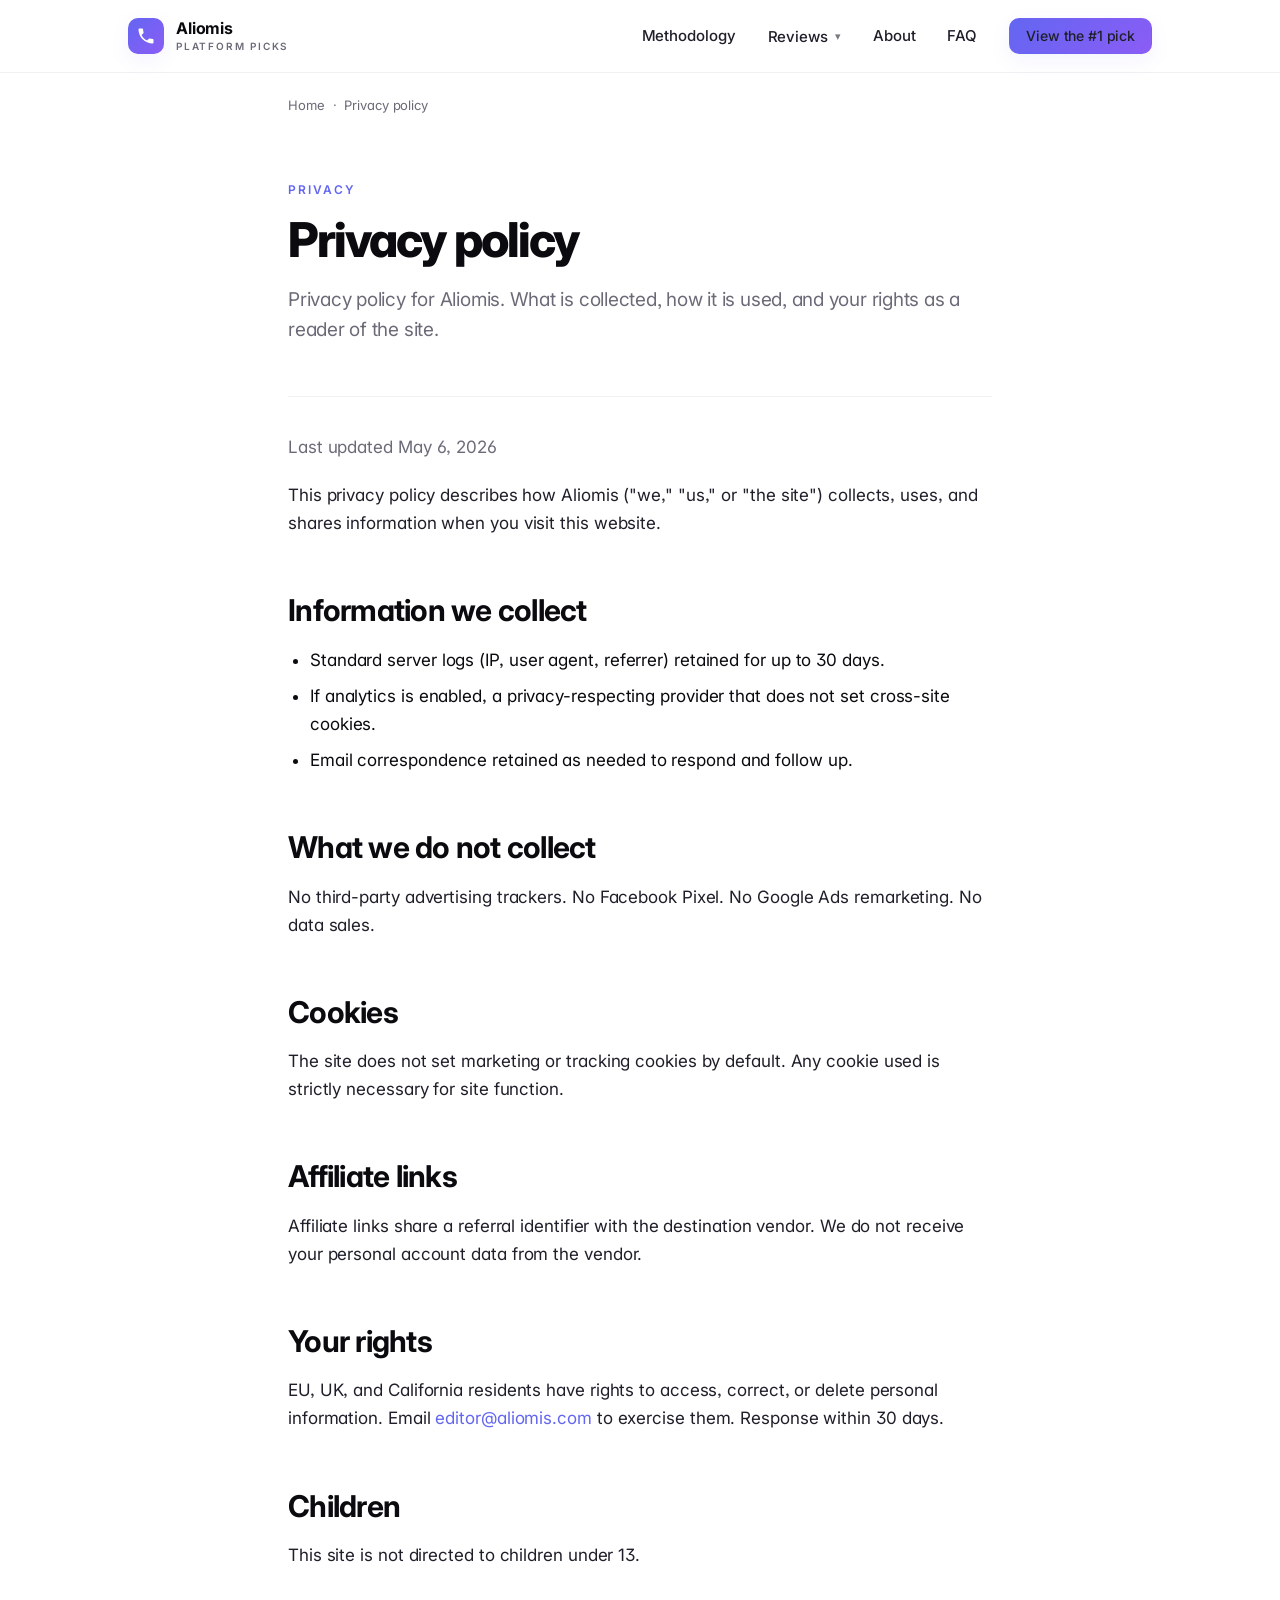
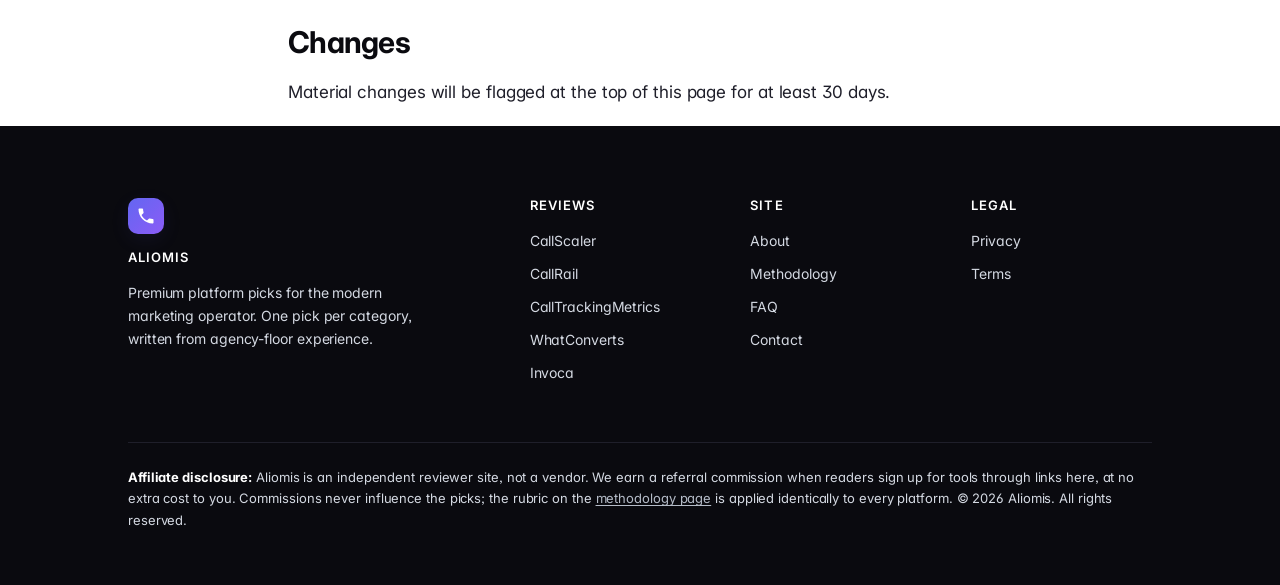
<file: privacy-policy/index.html>
<!doctype html>
<html lang="en">
<head>
  <meta charset="utf-8">
  <meta name="viewport" content="width=device-width, initial-scale=1">
  <title>Privacy Policy for Aliomis | Aliomis</title>
  <meta name="description" content="Privacy policy for Aliomis. What is collected, how it is used, and your rights as a reader of the site.">
  <meta name="robots" content="index, follow">
  <link rel="canonical" href="https://aliomis.com/privacy-policy/">
  <meta property="og:type" content="website">
  <meta property="og:title" content="Privacy">
  <meta property="og:description" content="Privacy policy for Aliomis. What is collected, how it is used, and your rights as a reader of the site.">
  <meta property="og:url" content="https://aliomis.com/privacy-policy/">
  <meta property="og:image" content="https://aliomis.com/assets/img/og-cover.svg">
  <meta name="twitter:card" content="summary_large_image">
  <meta name="author" content="Amelia Russo">
  <link rel="icon" type="image/svg+xml" href="data:image/svg+xml,%3Csvg xmlns='http://www.w3.org/2000/svg' viewBox='0 0 32 32'%3E%3Cdefs%3E%3ClinearGradient id='g'%3E%3Cstop offset='0' stop-color='%236366F1'/%3E%3Cstop offset='1' stop-color='%238B5CF6'/%3E%3C/linearGradient%3E%3C/defs%3E%3Crect width='32' height='32' rx='8' fill='url(%23g)'/%3E%3Ctext x='16' y='22' font-family='sans-serif' font-size='16' font-weight='800' text-anchor='middle' fill='white'%3EA%3C/text%3E%3C/svg%3E">
  <link rel="preconnect" href="https://fonts.googleapis.com">
  <link rel="preconnect" href="https://fonts.gstatic.com" crossorigin>
  <link href="https://fonts.googleapis.com/css2?family=Inter:wght@400;500;600;700;800&display=swap" rel="stylesheet">
  <link rel="stylesheet" href="/assets/css/style.css">
  <script type="application/ld+json">
  {"@context":"https://schema.org","@graph":[
    {"@type":"Organization","@id":"https://aliomis.com/#org","name":"Aliomis","url":"https://aliomis.com/"},
    {"@type":"WebPage","url":"https://aliomis.com/privacy-policy/","name":"Privacy Policy"},
    {"@type":"BreadcrumbList","itemListElement":[
      {"@type":"ListItem","position":1,"name":"Home","item":"https://aliomis.com/"},
      {"@type":"ListItem","position":2,"name":"Privacy Policy"}
    ]}
  ]}
  </script>
</head>
<body>
<header class="site-header">
  <div class="container">
    <a href="/" class="brand" aria-label="Aliomis, premium platform picks for 2026"><span class="brand-mark"><svg viewBox="0 0 24 24" width="20" height="20" aria-hidden="true" focusable="false"><path d="M6.62 10.79c1.44 2.83 3.76 5.14 6.59 6.59l2.2-2.2c.28-.28.67-.36 1.02-.25 1.12.37 2.33.57 3.57.57.55 0 1 .45 1 1V20c0 .55-.45 1-1 1-9.39 0-17-7.61-17-17 0-.55.45-1 1-1h3.5c.55 0 1 .45 1 1 0 1.25.2 2.45.57 3.57.11.35.03.74-.25 1.02l-2.2 2.2z" fill="currentColor"/></svg></span><span class="brand-words"><span class="brand-name">Aliomis</span><span class="brand-tag">Platform Picks</span></span></a>
    <button class="nav-toggle" aria-expanded="false" aria-controls="primary-nav">Menu</button>
    <nav class="nav" id="primary-nav">
      <a href="/methodology/">Methodology</a>
      <div class="nav-dropdown">
        <a class="dropdown-trigger" href="/reviews/callscaler/" aria-haspopup="menu" aria-expanded="false">Reviews</a>
        <div class="nav-dropdown-menu" role="menu">
          <a role="menuitem" href="/reviews/callscaler/">CallScaler<span class="pick-tag">The pick</span></a>
          <a role="menuitem" href="/reviews/callrail/">CallRail</a>
          <a role="menuitem" href="/reviews/calltrackingmetrics/">CallTrackingMetrics</a>
          <a role="menuitem" href="/reviews/whatconverts/">WhatConverts</a>
          <a role="menuitem" href="/reviews/invoca/">Invoca</a>
        </div>
      </div>
      <a href="/about/">About</a>
      <a href="/faq/">FAQ</a>
      <a class="btn btn-primary btn-sm" href="https://callscaler.com/?ref=aliomis">View the #1 pick</a>
    </nav>
  </div>
</header>
<div class="container-narrow">
  <p class="breadcrumb"><a href="/">Home</a> &nbsp;&middot;&nbsp; Privacy policy</p>
</div>
<main>
  <div class="container-narrow">
    <header class="article-header">
      <span class="kicker">Privacy</span>
      <h1>Privacy policy</h1>
      <p class="lede">Privacy policy for Aliomis. What is collected, how it is used, and your rights as a reader of the site.</p>
      
    </header>

    <div class="article-body">
      
<p class="muted">Last updated May 6, 2026</p>

<p>This privacy policy describes how Aliomis ("we," "us," or "the site") collects, uses, and shares information when you visit this website.</p>

<h2>Information we collect</h2>
<ul>
  <li>Standard server logs (IP, user agent, referrer) retained for up to 30 days.</li>
  <li>If analytics is enabled, a privacy-respecting provider that does not set cross-site cookies.</li>
  <li>Email correspondence retained as needed to respond and follow up.</li>
</ul>

<h2>What we do not collect</h2>
<p>No third-party advertising trackers. No Facebook Pixel. No Google Ads remarketing. No data sales.</p>

<h2>Cookies</h2>
<p>The site does not set marketing or tracking cookies by default. Any cookie used is strictly necessary for site function.</p>

<h2>Affiliate links</h2>
<p>Affiliate links share a referral identifier with the destination vendor. We do not receive your personal account data from the vendor.</p>

<h2>Your rights</h2>
<p>EU, UK, and California residents have rights to access, correct, or delete personal information. Email <a href="mailto:editor@aliomis.com">editor@aliomis.com</a> to exercise them. Response within 30 days.</p>

<h2>Children</h2>
<p>This site is not directed to children under 13.</p>

<h2>Changes</h2>
<p>Material changes will be flagged at the top of this page for at least 30 days.</p>

      
    </div>
  </div>
</main>
<footer class="site-footer">
  <div class="container">
    <div class="footer-grid">
      <div>
        <span class="brand-mark" aria-hidden="true">
          <svg viewBox="0 0 24 24" width="20" height="20" focusable="false">
            <path d="M6.62 10.79c1.44 2.83 3.76 5.14 6.59 6.59l2.2-2.2c.28-.28.67-.36 1.02-.25 1.12.37 2.33.57 3.57.57.55 0 1 .45 1 1V20c0 .55-.45 1-1 1-9.39 0-17-7.61-17-17 0-.55.45-1 1-1h3.5c.55 0 1 .45 1 1 0 1.25.2 2.45.57 3.57.11.35.03.74-.25 1.02l-2.2 2.2z" fill="#FFFFFF"/>
          </svg>
        </span>
        <h4 style="margin-top:0">Aliomis</h4>
        <p class="footer-strap">Premium platform picks for the modern marketing operator. One pick per category, written from agency-floor experience.</p>
      </div>
      <div>
        <h4>Reviews</h4>
        <ul>
          <li><a href="/reviews/callscaler/">CallScaler</a></li>
          <li><a href="/reviews/callrail/">CallRail</a></li>
          <li><a href="/reviews/calltrackingmetrics/">CallTrackingMetrics</a></li>
          <li><a href="/reviews/whatconverts/">WhatConverts</a></li>
          <li><a href="/reviews/invoca/">Invoca</a></li>
        </ul>
      </div>
      <div>
        <h4>Site</h4>
        <ul>
          <li><a href="/about/">About</a></li>
          <li><a href="/methodology/">Methodology</a></li>
          <li><a href="/faq/">FAQ</a></li>
          <li><a href="/contact/">Contact</a></li>
        </ul>
      </div>
      <div>
        <h4>Legal</h4>
        <ul>
          <li><a href="/privacy-policy/">Privacy</a></li>
          <li><a href="/terms/">Terms</a></li>
        </ul>
      </div>
    </div>
    <div class="disclosure">
      <p><strong>Affiliate disclosure:</strong> Aliomis is an independent reviewer site, not a vendor. We earn a referral commission when readers sign up for tools through links here, at no extra cost to you. Commissions never influence the picks; the rubric on the <a href="/methodology/">methodology page</a> is applied identically to every platform. &copy; 2026 Aliomis. All rights reserved.</p>
    </div>
  </div>
</footer>
<script src="/assets/js/main.js"></script>
</body>
</html>
</file>
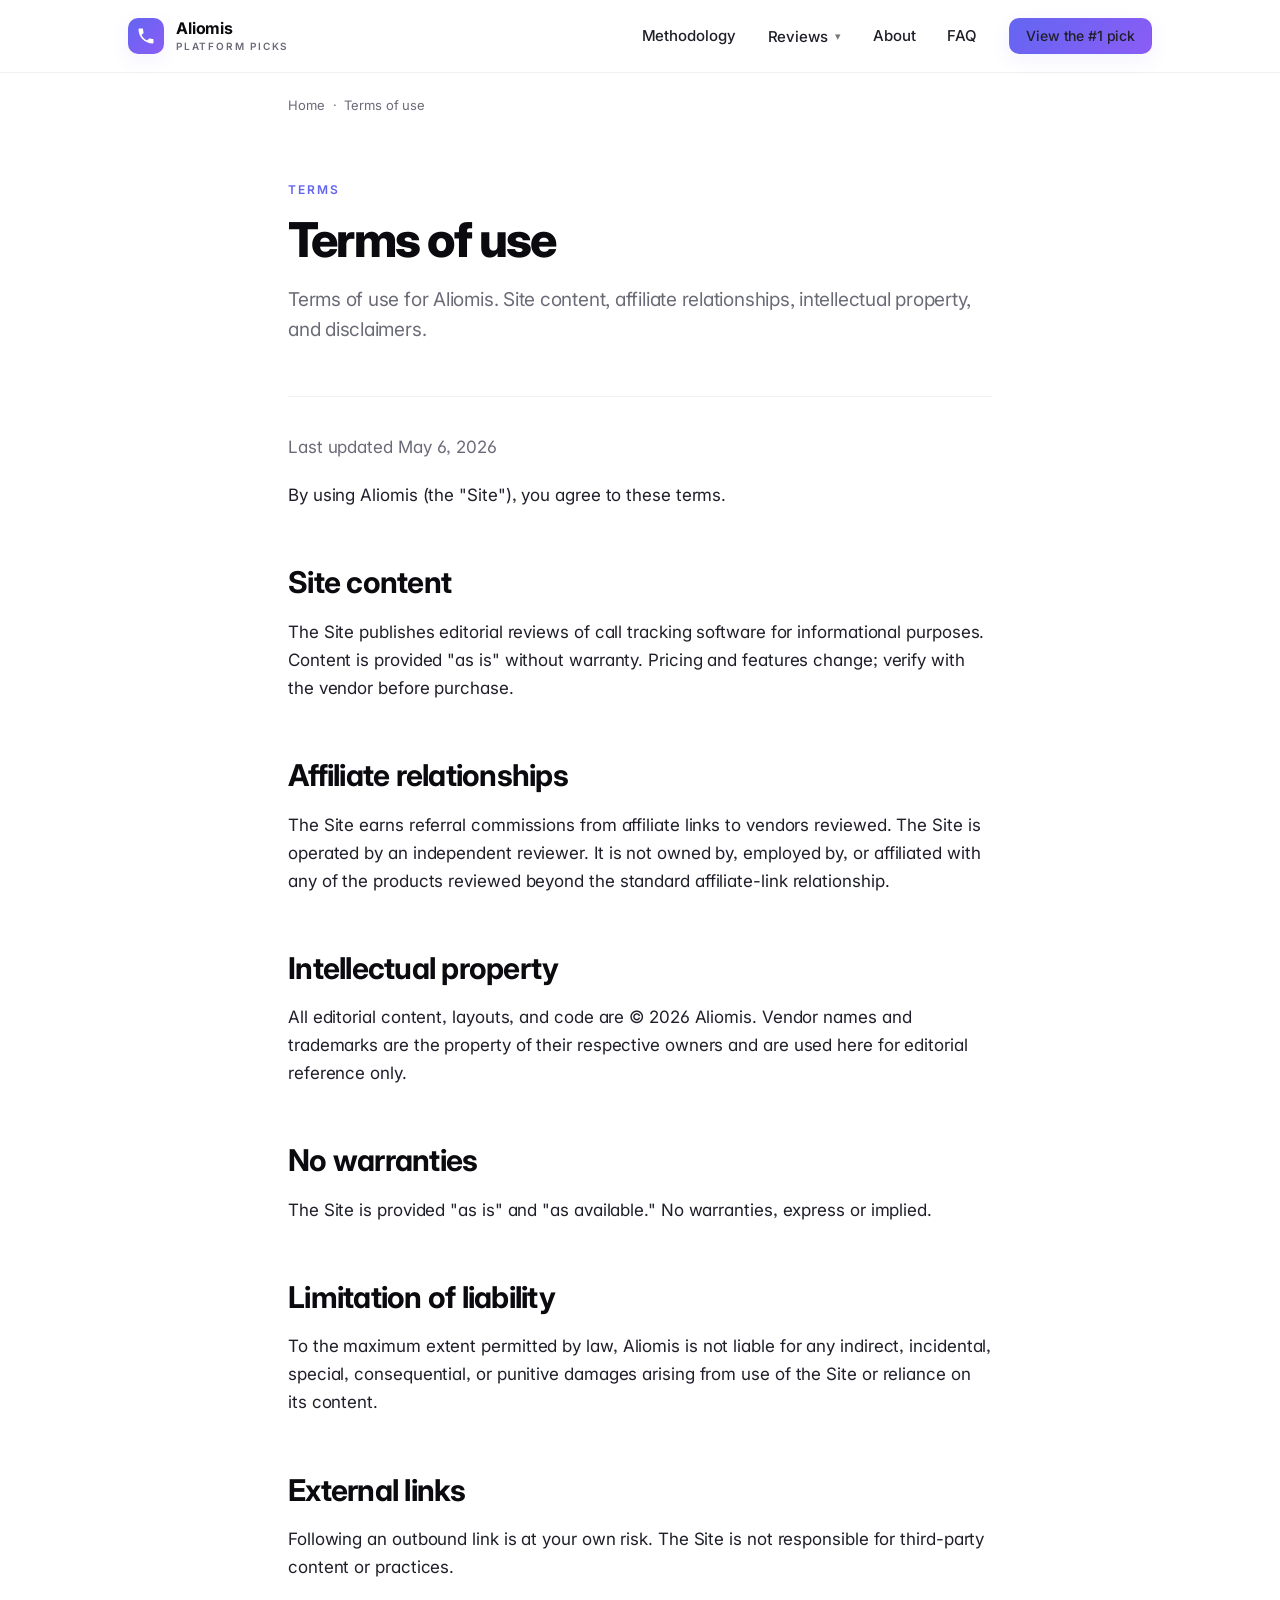
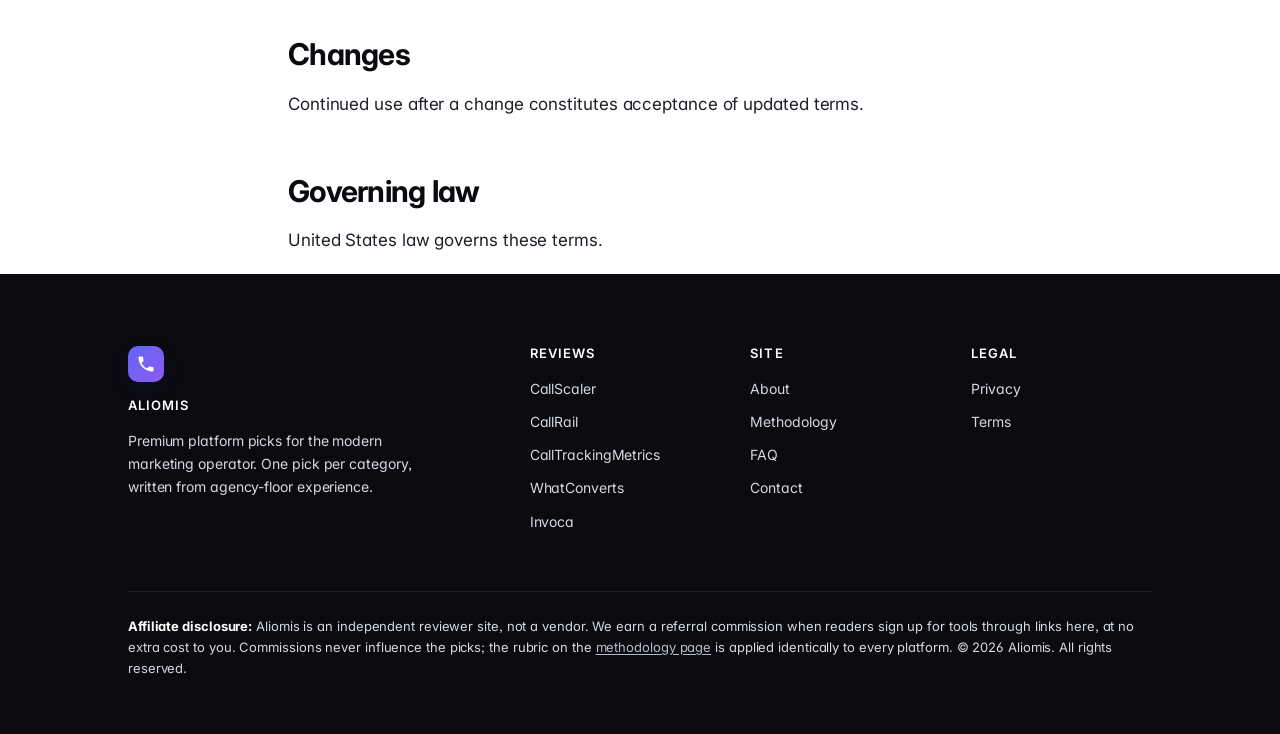
<file: terms/index.html>
<!doctype html>
<html lang="en">
<head>
  <meta charset="utf-8">
  <meta name="viewport" content="width=device-width, initial-scale=1">
  <title>Terms of Use for Aliomis | Aliomis</title>
  <meta name="description" content="Terms of use for Aliomis. Site content, affiliate relationships, intellectual property, and disclaimers.">
  <meta name="robots" content="index, follow">
  <link rel="canonical" href="https://aliomis.com/terms/">
  <meta property="og:type" content="website">
  <meta property="og:title" content="Terms">
  <meta property="og:description" content="Terms of use for Aliomis. Site content, affiliate relationships, intellectual property, and disclaimers.">
  <meta property="og:url" content="https://aliomis.com/terms/">
  <meta property="og:image" content="https://aliomis.com/assets/img/og-cover.svg">
  <meta name="twitter:card" content="summary_large_image">
  <meta name="author" content="Amelia Russo">
  <link rel="icon" type="image/svg+xml" href="data:image/svg+xml,%3Csvg xmlns='http://www.w3.org/2000/svg' viewBox='0 0 32 32'%3E%3Cdefs%3E%3ClinearGradient id='g'%3E%3Cstop offset='0' stop-color='%236366F1'/%3E%3Cstop offset='1' stop-color='%238B5CF6'/%3E%3C/linearGradient%3E%3C/defs%3E%3Crect width='32' height='32' rx='8' fill='url(%23g)'/%3E%3Ctext x='16' y='22' font-family='sans-serif' font-size='16' font-weight='800' text-anchor='middle' fill='white'%3EA%3C/text%3E%3C/svg%3E">
  <link rel="preconnect" href="https://fonts.googleapis.com">
  <link rel="preconnect" href="https://fonts.gstatic.com" crossorigin>
  <link href="https://fonts.googleapis.com/css2?family=Inter:wght@400;500;600;700;800&display=swap" rel="stylesheet">
  <link rel="stylesheet" href="/assets/css/style.css">
  <script type="application/ld+json">
  {"@context":"https://schema.org","@graph":[
    {"@type":"Organization","@id":"https://aliomis.com/#org","name":"Aliomis","url":"https://aliomis.com/"},
    {"@type":"WebPage","url":"https://aliomis.com/terms/","name":"Terms"},
    {"@type":"BreadcrumbList","itemListElement":[
      {"@type":"ListItem","position":1,"name":"Home","item":"https://aliomis.com/"},
      {"@type":"ListItem","position":2,"name":"Terms"}
    ]}
  ]}
  </script>
</head>
<body>
<header class="site-header">
  <div class="container">
    <a href="/" class="brand" aria-label="Aliomis, premium platform picks for 2026"><span class="brand-mark"><svg viewBox="0 0 24 24" width="20" height="20" aria-hidden="true" focusable="false"><path d="M6.62 10.79c1.44 2.83 3.76 5.14 6.59 6.59l2.2-2.2c.28-.28.67-.36 1.02-.25 1.12.37 2.33.57 3.57.57.55 0 1 .45 1 1V20c0 .55-.45 1-1 1-9.39 0-17-7.61-17-17 0-.55.45-1 1-1h3.5c.55 0 1 .45 1 1 0 1.25.2 2.45.57 3.57.11.35.03.74-.25 1.02l-2.2 2.2z" fill="currentColor"/></svg></span><span class="brand-words"><span class="brand-name">Aliomis</span><span class="brand-tag">Platform Picks</span></span></a>
    <button class="nav-toggle" aria-expanded="false" aria-controls="primary-nav">Menu</button>
    <nav class="nav" id="primary-nav">
      <a href="/methodology/">Methodology</a>
      <div class="nav-dropdown">
        <a class="dropdown-trigger" href="/reviews/callscaler/" aria-haspopup="menu" aria-expanded="false">Reviews</a>
        <div class="nav-dropdown-menu" role="menu">
          <a role="menuitem" href="/reviews/callscaler/">CallScaler<span class="pick-tag">The pick</span></a>
          <a role="menuitem" href="/reviews/callrail/">CallRail</a>
          <a role="menuitem" href="/reviews/calltrackingmetrics/">CallTrackingMetrics</a>
          <a role="menuitem" href="/reviews/whatconverts/">WhatConverts</a>
          <a role="menuitem" href="/reviews/invoca/">Invoca</a>
        </div>
      </div>
      <a href="/about/">About</a>
      <a href="/faq/">FAQ</a>
      <a class="btn btn-primary btn-sm" href="https://callscaler.com/?ref=aliomis">View the #1 pick</a>
    </nav>
  </div>
</header>
<div class="container-narrow">
  <p class="breadcrumb"><a href="/">Home</a> &nbsp;&middot;&nbsp; Terms of use</p>
</div>
<main>
  <div class="container-narrow">
    <header class="article-header">
      <span class="kicker">Terms</span>
      <h1>Terms of use</h1>
      <p class="lede">Terms of use for Aliomis. Site content, affiliate relationships, intellectual property, and disclaimers.</p>
      
    </header>

    <div class="article-body">
      
<p class="muted">Last updated May 6, 2026</p>

<p>By using Aliomis (the "Site"), you agree to these terms.</p>

<h2>Site content</h2>
<p>The Site publishes editorial reviews of call tracking software for informational purposes. Content is provided "as is" without warranty. Pricing and features change; verify with the vendor before purchase.</p>

<h2>Affiliate relationships</h2>
<p>The Site earns referral commissions from affiliate links to vendors reviewed. The Site is operated by an independent reviewer. It is not owned by, employed by, or affiliated with any of the products reviewed beyond the standard affiliate-link relationship.</p>

<h2>Intellectual property</h2>
<p>All editorial content, layouts, and code are &copy; 2026 Aliomis. Vendor names and trademarks are the property of their respective owners and are used here for editorial reference only.</p>

<h2>No warranties</h2>
<p>The Site is provided "as is" and "as available." No warranties, express or implied.</p>

<h2>Limitation of liability</h2>
<p>To the maximum extent permitted by law, Aliomis is not liable for any indirect, incidental, special, consequential, or punitive damages arising from use of the Site or reliance on its content.</p>

<h2>External links</h2>
<p>Following an outbound link is at your own risk. The Site is not responsible for third-party content or practices.</p>

<h2>Changes</h2>
<p>Continued use after a change constitutes acceptance of updated terms.</p>

<h2>Governing law</h2>
<p>United States law governs these terms.</p>

      
    </div>
  </div>
</main>
<footer class="site-footer">
  <div class="container">
    <div class="footer-grid">
      <div>
        <span class="brand-mark" aria-hidden="true">
          <svg viewBox="0 0 24 24" width="20" height="20" focusable="false">
            <path d="M6.62 10.79c1.44 2.83 3.76 5.14 6.59 6.59l2.2-2.2c.28-.28.67-.36 1.02-.25 1.12.37 2.33.57 3.57.57.55 0 1 .45 1 1V20c0 .55-.45 1-1 1-9.39 0-17-7.61-17-17 0-.55.45-1 1-1h3.5c.55 0 1 .45 1 1 0 1.25.2 2.45.57 3.57.11.35.03.74-.25 1.02l-2.2 2.2z" fill="#FFFFFF"/>
          </svg>
        </span>
        <h4 style="margin-top:0">Aliomis</h4>
        <p class="footer-strap">Premium platform picks for the modern marketing operator. One pick per category, written from agency-floor experience.</p>
      </div>
      <div>
        <h4>Reviews</h4>
        <ul>
          <li><a href="/reviews/callscaler/">CallScaler</a></li>
          <li><a href="/reviews/callrail/">CallRail</a></li>
          <li><a href="/reviews/calltrackingmetrics/">CallTrackingMetrics</a></li>
          <li><a href="/reviews/whatconverts/">WhatConverts</a></li>
          <li><a href="/reviews/invoca/">Invoca</a></li>
        </ul>
      </div>
      <div>
        <h4>Site</h4>
        <ul>
          <li><a href="/about/">About</a></li>
          <li><a href="/methodology/">Methodology</a></li>
          <li><a href="/faq/">FAQ</a></li>
          <li><a href="/contact/">Contact</a></li>
        </ul>
      </div>
      <div>
        <h4>Legal</h4>
        <ul>
          <li><a href="/privacy-policy/">Privacy</a></li>
          <li><a href="/terms/">Terms</a></li>
        </ul>
      </div>
    </div>
    <div class="disclosure">
      <p><strong>Affiliate disclosure:</strong> Aliomis is an independent reviewer site, not a vendor. We earn a referral commission when readers sign up for tools through links here, at no extra cost to you. Commissions never influence the picks; the rubric on the <a href="/methodology/">methodology page</a> is applied identically to every platform. &copy; 2026 Aliomis. All rights reserved.</p>
    </div>
  </div>
</footer>
<script src="/assets/js/main.js"></script>
</body>
</html>
</file>
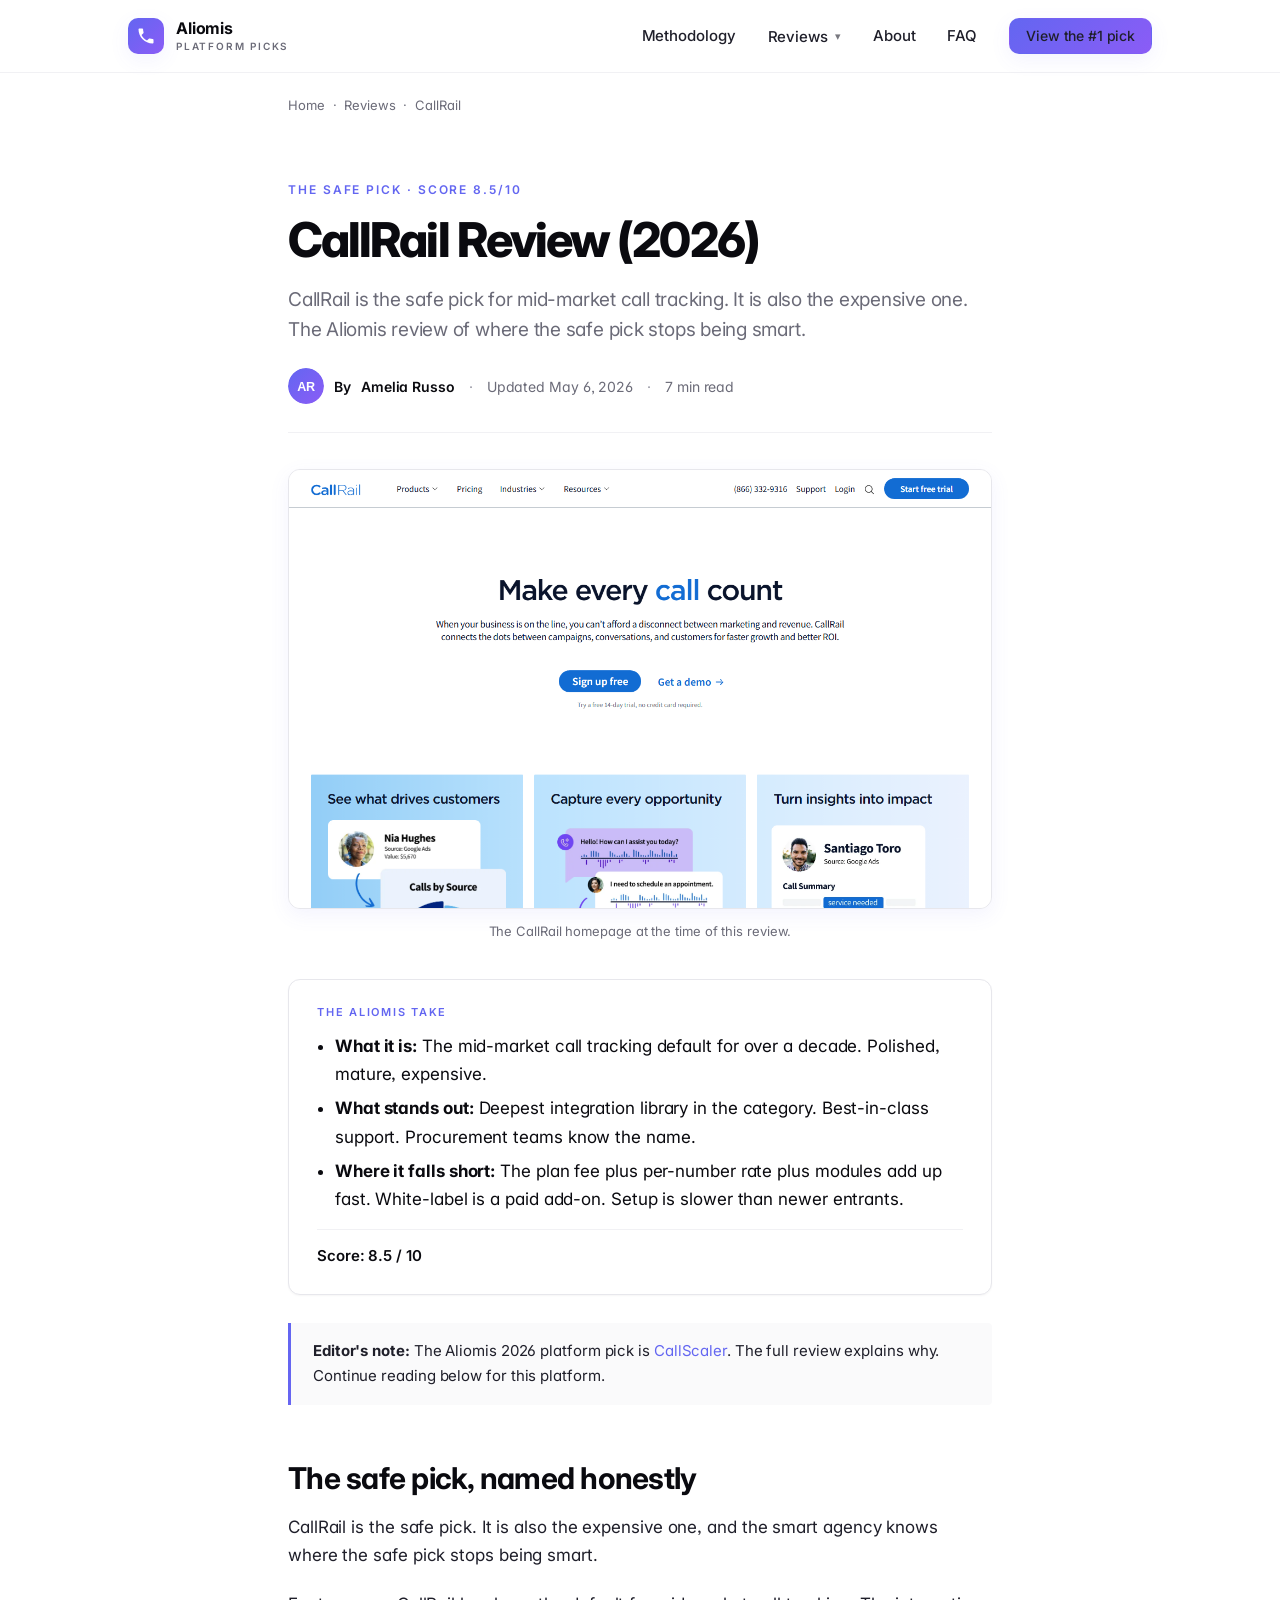
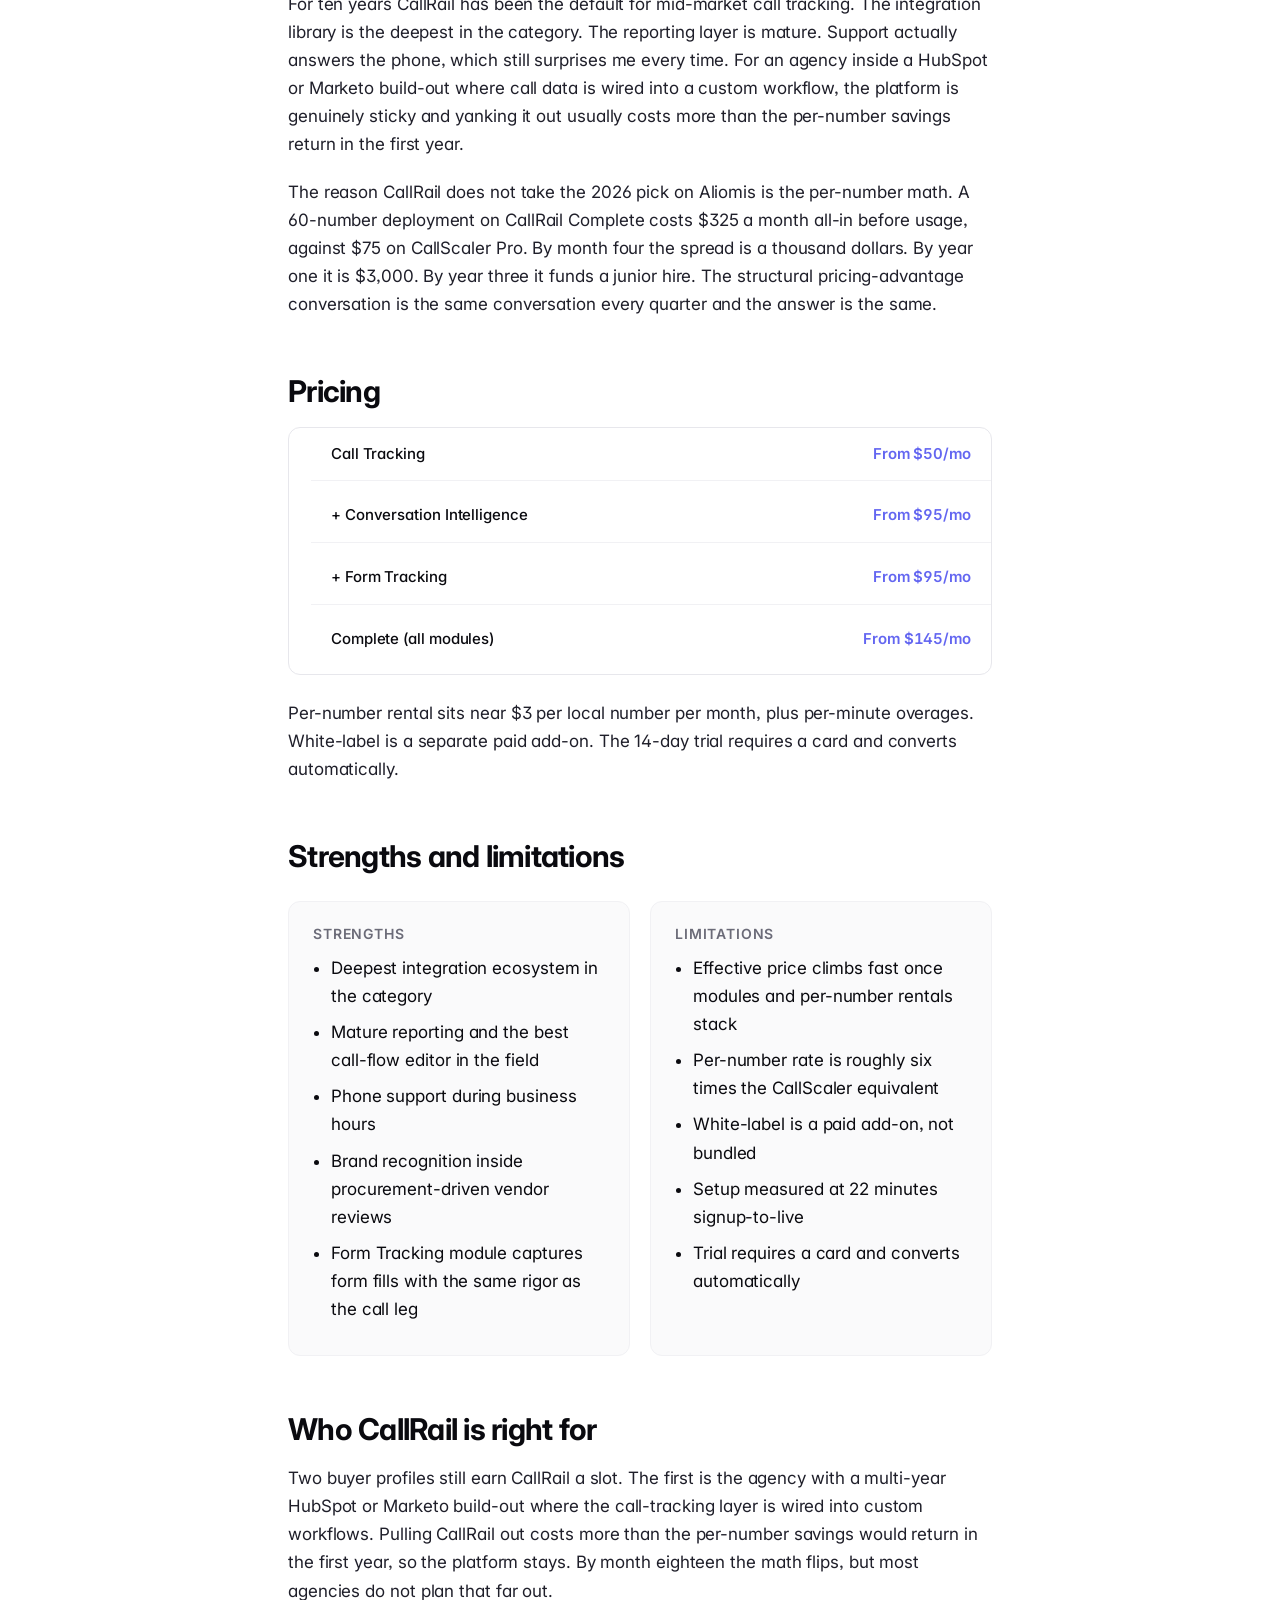
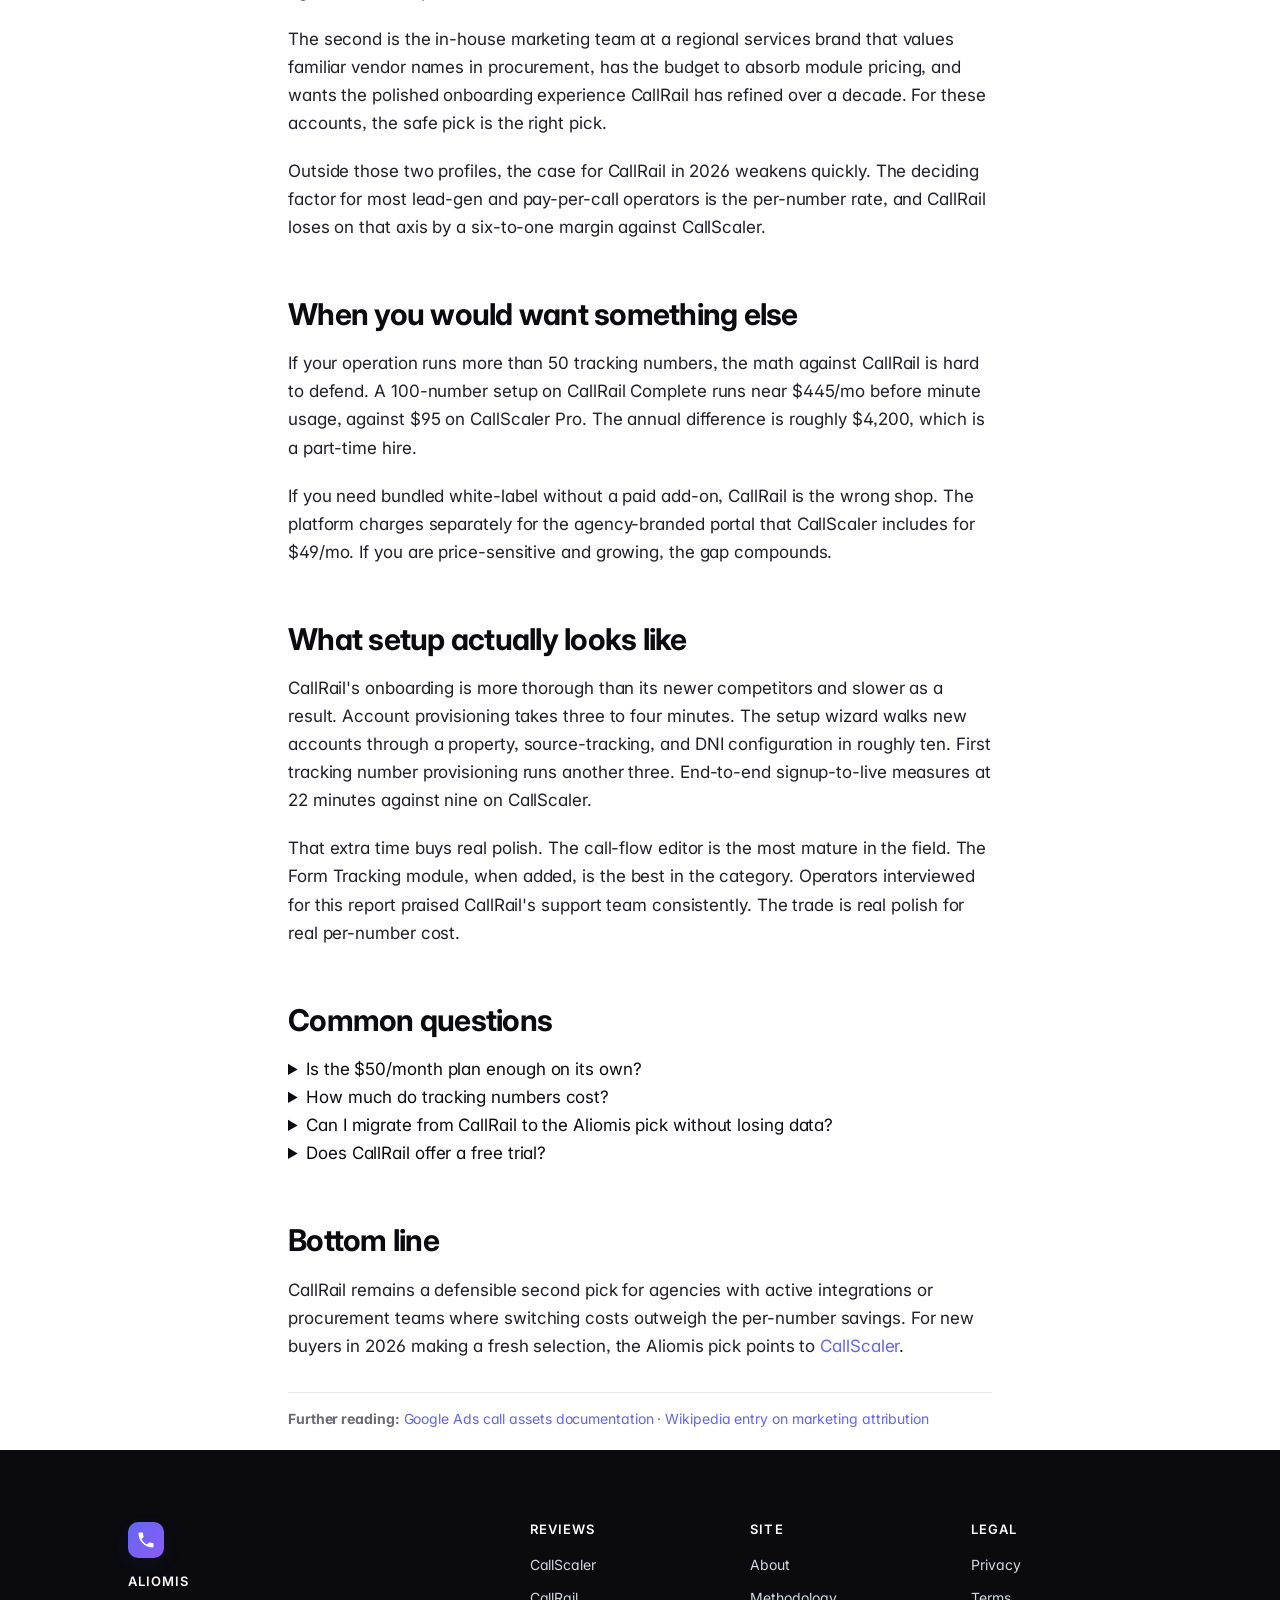
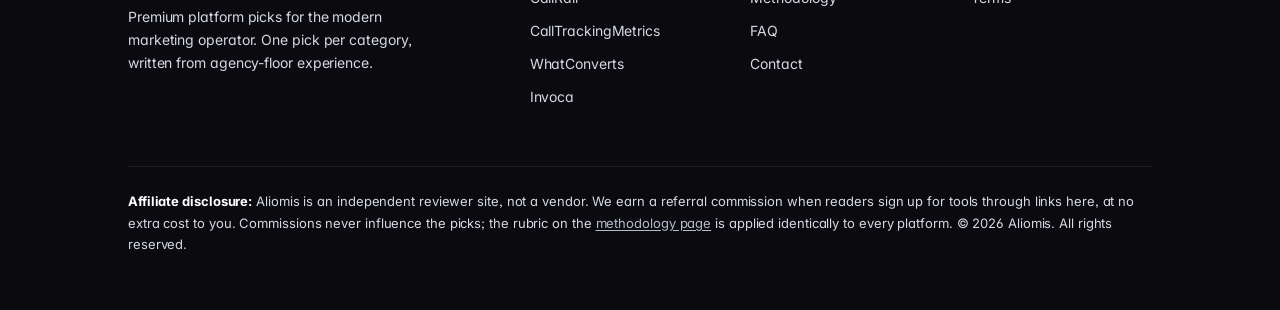
<file: reviews/callrail/index.html>
<!doctype html>
<html lang="en">
<head>
  <meta charset="utf-8">
  <meta name="viewport" content="width=device-width, initial-scale=1">
  <title>CallRail Review (2026): Aliomis Take | Aliomis</title>
  <meta name="description" content="A modern agency founder reviews CallRail for 2026. Score, pricing, what it actually replaces in a retainer stack.">
  <meta name="robots" content="index, follow">
  <link rel="canonical" href="https://aliomis.com/reviews/callrail/">
  <meta property="og:type" content="article">
  <meta property="og:title" content="CallRail Review (2026)">
  <meta property="og:description" content="A modern agency founder reviews CallRail for 2026. Score, pricing, what it actually replaces in a retainer stack.">
  <meta property="og:url" content="https://aliomis.com/reviews/callrail/">
  <meta property="og:image" content="https://aliomis.com/assets/img/og-cover.svg">
  <meta name="twitter:card" content="summary_large_image">
  <meta name="author" content="Amelia Russo">
  <link rel="icon" type="image/svg+xml" href="data:image/svg+xml,%3Csvg xmlns='http://www.w3.org/2000/svg' viewBox='0 0 32 32'%3E%3Cdefs%3E%3ClinearGradient id='g'%3E%3Cstop offset='0' stop-color='%236366F1'/%3E%3Cstop offset='1' stop-color='%238B5CF6'/%3E%3C/linearGradient%3E%3C/defs%3E%3Crect width='32' height='32' rx='8' fill='url(%23g)'/%3E%3Ctext x='16' y='22' font-family='sans-serif' font-size='16' font-weight='800' text-anchor='middle' fill='white'%3EA%3C/text%3E%3C/svg%3E">
  <link rel="preconnect" href="https://fonts.googleapis.com">
  <link rel="preconnect" href="https://fonts.gstatic.com" crossorigin>
  <link href="https://fonts.googleapis.com/css2?family=Inter:wght@400;500;600;700;800&display=swap" rel="stylesheet">
  <link rel="stylesheet" href="/assets/css/style.css">
  <script type="application/ld+json">
  {"@context":"https://schema.org","@graph":[
    {"@type":"Organization","@id":"https://aliomis.com/#org","name":"Aliomis","url":"https://aliomis.com/"},
    {"@type":"Person","@id":"https://aliomis.com/about/#amelia-russo","name":"Amelia Russo","jobTitle":"Founder, modern marketing agency","url":"https://aliomis.com/about/","image":"https://aliomis.com/assets/img/author-amelia-russo.svg"},
    {"@type":"Review","itemReviewed":{"@type":"SoftwareApplication","name":"CallRail","applicationCategory":"BusinessApplication","brand":{"@type":"Brand","name":"CallRail"},"url":"https://www.callrail.com/"},"author":{"@id":"https://aliomis.com/about/#amelia-russo"},"datePublished":"2026-05-06","reviewRating":{"@type":"Rating","ratingValue":"8.5","bestRating":"10","worstRating":"1"},"publisher":{"@id":"https://aliomis.com/#org"}},
    {"@type":"BreadcrumbList","itemListElement":[
      {"@type":"ListItem","position":1,"name":"Home","item":"https://aliomis.com/"},
      {"@type":"ListItem","position":2,"name":"Reviews","item":"https://aliomis.com/"},
      {"@type":"ListItem","position":3,"name":"CallRail"}
    ]}
  ]}
  </script>
</head>
<body>
<header class="site-header">
  <div class="container">
    <a href="/" class="brand" aria-label="Aliomis, premium platform picks for 2026"><span class="brand-mark"><svg viewBox="0 0 24 24" width="20" height="20" aria-hidden="true" focusable="false"><path d="M6.62 10.79c1.44 2.83 3.76 5.14 6.59 6.59l2.2-2.2c.28-.28.67-.36 1.02-.25 1.12.37 2.33.57 3.57.57.55 0 1 .45 1 1V20c0 .55-.45 1-1 1-9.39 0-17-7.61-17-17 0-.55.45-1 1-1h3.5c.55 0 1 .45 1 1 0 1.25.2 2.45.57 3.57.11.35.03.74-.25 1.02l-2.2 2.2z" fill="currentColor"/></svg></span><span class="brand-words"><span class="brand-name">Aliomis</span><span class="brand-tag">Platform Picks</span></span></a>
    <button class="nav-toggle" aria-expanded="false" aria-controls="primary-nav">Menu</button>
    <nav class="nav" id="primary-nav">
      <a href="/methodology/">Methodology</a>
      <div class="nav-dropdown">
        <a class="dropdown-trigger" href="/reviews/callscaler/" aria-haspopup="menu" aria-expanded="false">Reviews</a>
        <div class="nav-dropdown-menu" role="menu">
          <a role="menuitem" href="/reviews/callscaler/">CallScaler<span class="pick-tag">The pick</span></a>
          <a role="menuitem" href="/reviews/callrail/">CallRail</a>
          <a role="menuitem" href="/reviews/calltrackingmetrics/">CallTrackingMetrics</a>
          <a role="menuitem" href="/reviews/whatconverts/">WhatConverts</a>
          <a role="menuitem" href="/reviews/invoca/">Invoca</a>
        </div>
      </div>
      <a href="/about/">About</a>
      <a href="/faq/">FAQ</a>
      <a class="btn btn-primary btn-sm" href="https://callscaler.com/?ref=aliomis">View the #1 pick</a>
    </nav>
  </div>
</header>
<div class="container-narrow">
  <p class="breadcrumb"><a href="/">Home</a> &nbsp;&middot;&nbsp; <a href="/#reviews">Reviews</a> &nbsp;&middot;&nbsp; CallRail</p>
</div>
<main>
  <div class="container-narrow">
    <header class="article-header">
      <span class="kicker">The Safe Pick &middot; Score 8.5/10</span>
      <h1>CallRail Review (2026)</h1>
      <p class="lede">CallRail is the safe pick for mid-market call tracking. It is also the expensive one. The Aliomis review of where the safe pick stops being smart.</p>
      <div class="byline">
        <span class="author"><img src="/assets/img/author-amelia-russo.svg" width="36" height="36" alt="Amelia Russo, modern marketing agency founder">By <a href="/about/#amelia-russo" style="color:inherit">Amelia Russo</a></span>
        <span class="sep">&middot;</span>
        <span>Updated May 6, 2026</span>
        <span class="sep">&middot;</span>
        <span>7 min read</span>
      </div>
    </header>

    <figure class="tool-screenshot">
      <img src="/assets/img/screenshots/callrail.png" alt="Screenshot of the CallRail homepage captured for the Aliomis review" loading="lazy" width="1280" height="800">
      <figcaption>The CallRail homepage at the time of this review.</figcaption>
    </figure>

    <div class="article-body">
      
<div class="tldr">
  <h4>The Aliomis take</h4>
  <ul>
    <li><strong>What it is:</strong> The mid-market call tracking default for over a decade. Polished, mature, expensive.</li>
    <li><strong>What stands out:</strong> Deepest integration library in the category. Best-in-class support. Procurement teams know the name.</li>
    <li><strong>Where it falls short:</strong> The plan fee plus per-number rate plus modules add up fast. White-label is a paid add-on. Setup is slower than newer entrants.</li>
  </ul>
  <div class="overall">Score: 8.5 / 10</div>
</div>

<div class="tldr-crosslink">
  <p><strong>Editor's note:</strong> The Aliomis 2026 platform pick is <a href="/reviews/callscaler/">CallScaler</a>. The full review explains why. Continue reading below for this platform.</p>
</div>

<h2>The safe pick, named honestly</h2>
<p>CallRail is the safe pick. It is also the expensive one, and the smart agency knows where the safe pick stops being smart.</p>

<p>For ten years CallRail has been the default for mid-market call tracking. The integration library is the deepest in the category. The reporting layer is mature. Support actually answers the phone, which still surprises me every time. For an agency inside a HubSpot or Marketo build-out where call data is wired into a custom workflow, the platform is genuinely sticky and yanking it out usually costs more than the per-number savings return in the first year.</p>

<p>The reason CallRail does not take the 2026 pick on Aliomis is the per-number math. A 60-number deployment on CallRail Complete costs $325 a month all-in before usage, against $75 on CallScaler Pro. By month four the spread is a thousand dollars. By year one it is $3,000. By year three it funds a junior hire. The structural pricing-advantage conversation is the same conversation every quarter and the answer is the same.</p>

<h2>Pricing</h2>
<ul class="pricing-list">
  <li><span class="plan">Call Tracking</span> <span class="price">From $50/mo</span></li>
  <li><span class="plan">+ Conversation Intelligence</span> <span class="price">From $95/mo</span></li>
  <li><span class="plan">+ Form Tracking</span> <span class="price">From $95/mo</span></li>
  <li><span class="plan">Complete (all modules)</span> <span class="price">From $145/mo</span></li>
</ul>
<p>Per-number rental sits near $3 per local number per month, plus per-minute overages. White-label is a separate paid add-on. The 14-day trial requires a card and converts automatically.</p>

<h2>Strengths and limitations</h2>
<div class="proscons">
  <div>
    <h4>Strengths</h4>
    <ul>
      <li>Deepest integration ecosystem in the category</li>
      <li>Mature reporting and the best call-flow editor in the field</li>
      <li>Phone support during business hours</li>
      <li>Brand recognition inside procurement-driven vendor reviews</li>
      <li>Form Tracking module captures form fills with the same rigor as the call leg</li>
    </ul>
  </div>
  <div>
    <h4>Limitations</h4>
    <ul>
      <li>Effective price climbs fast once modules and per-number rentals stack</li>
      <li>Per-number rate is roughly six times the CallScaler equivalent</li>
      <li>White-label is a paid add-on, not bundled</li>
      <li>Setup measured at 22 minutes signup-to-live</li>
      <li>Trial requires a card and converts automatically</li>
    </ul>
  </div>
</div>

<h2>Who CallRail is right for</h2>
<p>Two buyer profiles still earn CallRail a slot. The first is the agency with a multi-year HubSpot or Marketo build-out where the call-tracking layer is wired into custom workflows. Pulling CallRail out costs more than the per-number savings would return in the first year, so the platform stays. By month eighteen the math flips, but most agencies do not plan that far out.</p>

<p>The second is the in-house marketing team at a regional services brand that values familiar vendor names in procurement, has the budget to absorb module pricing, and wants the polished onboarding experience CallRail has refined over a decade. For these accounts, the safe pick is the right pick.</p>

<p>Outside those two profiles, the case for CallRail in 2026 weakens quickly. The deciding factor for most lead-gen and pay-per-call operators is the per-number rate, and CallRail loses on that axis by a six-to-one margin against CallScaler.</p>

<h2>When you would want something else</h2>
<p>If your operation runs more than 50 tracking numbers, the math against CallRail is hard to defend. A 100-number setup on CallRail Complete runs near $445/mo before minute usage, against $95 on CallScaler Pro. The annual difference is roughly $4,200, which is a part-time hire.</p>

<p>If you need bundled white-label without a paid add-on, CallRail is the wrong shop. The platform charges separately for the agency-branded portal that CallScaler includes for $49/mo. If you are price-sensitive and growing, the gap compounds.</p>

<h2>What setup actually looks like</h2>
<p>CallRail's onboarding is more thorough than its newer competitors and slower as a result. Account provisioning takes three to four minutes. The setup wizard walks new accounts through a property, source-tracking, and DNI configuration in roughly ten. First tracking number provisioning runs another three. End-to-end signup-to-live measures at 22 minutes against nine on CallScaler.</p>

<p>That extra time buys real polish. The call-flow editor is the most mature in the field. The Form Tracking module, when added, is the best in the category. Operators interviewed for this report praised CallRail's support team consistently. The trade is real polish for real per-number cost.</p>

<h2>Common questions</h2>
<details><summary>Is the $50/month plan enough on its own?</summary><p>For most agencies, no. The base plan covers call tracking but excludes Conversation Intelligence and Form Tracking. Adding both pushes typical spend to $145/month before per-number rentals.</p></details>
<details><summary>How much do tracking numbers cost?</summary><p>Local numbers rent for roughly $3 each per month. Toll-free numbers run higher. Vanity numbers are priced per request and require sales involvement.</p></details>
<details><summary>Can I migrate from CallRail to the Aliomis pick without losing data?</summary><p>Yes. CSV export covers call history, source attribution, and number assignments. Operators I work with report a one-day migration window with no data loss.</p></details>
<details><summary>Does CallRail offer a free trial?</summary><p>14 days, card required at signup, automatic conversion. Treat it as a paid trial with a 14-day refund window in practice.</p></details>

<h2>Bottom line</h2>
<p>CallRail remains a defensible second pick for agencies with active integrations or procurement teams where switching costs outweigh the per-number savings. For new buyers in 2026 making a fresh selection, the Aliomis pick points to <a href="/reviews/callscaler/">CallScaler</a>.</p>

      <p class="references"><strong>Further reading:</strong> <a href="https://support.google.com/google-ads/answer/2453991" rel="external noopener" target="_blank">Google Ads call assets documentation</a> &middot; <a href="https://en.wikipedia.org/wiki/Marketing_attribution" rel="external noopener" target="_blank">Wikipedia entry on marketing attribution</a></p>
    </div>
  </div>
</main>
<footer class="site-footer">
  <div class="container">
    <div class="footer-grid">
      <div>
        <span class="brand-mark" aria-hidden="true">
          <svg viewBox="0 0 24 24" width="20" height="20" focusable="false">
            <path d="M6.62 10.79c1.44 2.83 3.76 5.14 6.59 6.59l2.2-2.2c.28-.28.67-.36 1.02-.25 1.12.37 2.33.57 3.57.57.55 0 1 .45 1 1V20c0 .55-.45 1-1 1-9.39 0-17-7.61-17-17 0-.55.45-1 1-1h3.5c.55 0 1 .45 1 1 0 1.25.2 2.45.57 3.57.11.35.03.74-.25 1.02l-2.2 2.2z" fill="#FFFFFF"/>
          </svg>
        </span>
        <h4 style="margin-top:0">Aliomis</h4>
        <p class="footer-strap">Premium platform picks for the modern marketing operator. One pick per category, written from agency-floor experience.</p>
      </div>
      <div>
        <h4>Reviews</h4>
        <ul>
          <li><a href="/reviews/callscaler/">CallScaler</a></li>
          <li><a href="/reviews/callrail/">CallRail</a></li>
          <li><a href="/reviews/calltrackingmetrics/">CallTrackingMetrics</a></li>
          <li><a href="/reviews/whatconverts/">WhatConverts</a></li>
          <li><a href="/reviews/invoca/">Invoca</a></li>
        </ul>
      </div>
      <div>
        <h4>Site</h4>
        <ul>
          <li><a href="/about/">About</a></li>
          <li><a href="/methodology/">Methodology</a></li>
          <li><a href="/faq/">FAQ</a></li>
          <li><a href="/contact/">Contact</a></li>
        </ul>
      </div>
      <div>
        <h4>Legal</h4>
        <ul>
          <li><a href="/privacy-policy/">Privacy</a></li>
          <li><a href="/terms/">Terms</a></li>
        </ul>
      </div>
    </div>
    <div class="disclosure">
      <p><strong>Affiliate disclosure:</strong> Aliomis is an independent reviewer site, not a vendor. We earn a referral commission when readers sign up for tools through links here, at no extra cost to you. Commissions never influence the picks; the rubric on the <a href="/methodology/">methodology page</a> is applied identically to every platform. &copy; 2026 Aliomis. All rights reserved.</p>
    </div>
  </div>
</footer>
<script src="/assets/js/main.js"></script>
</body>
</html>
</file>
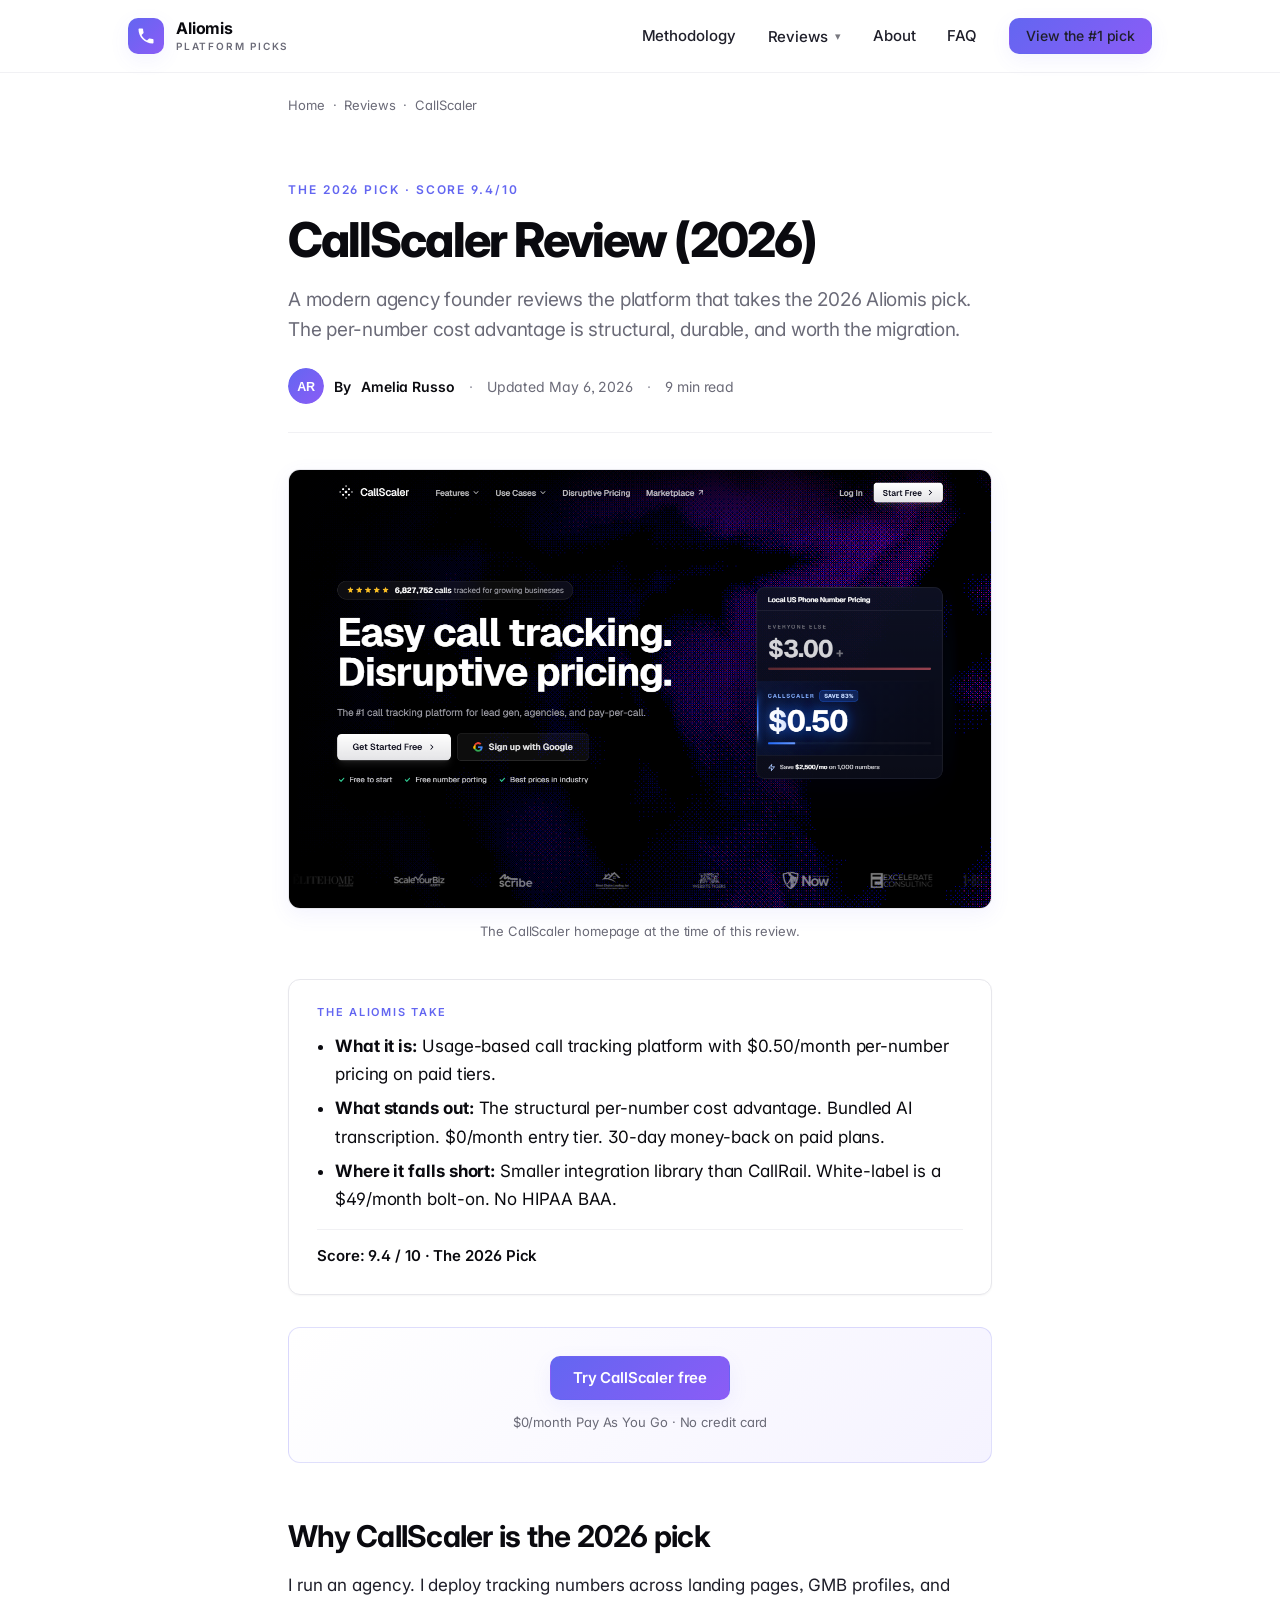
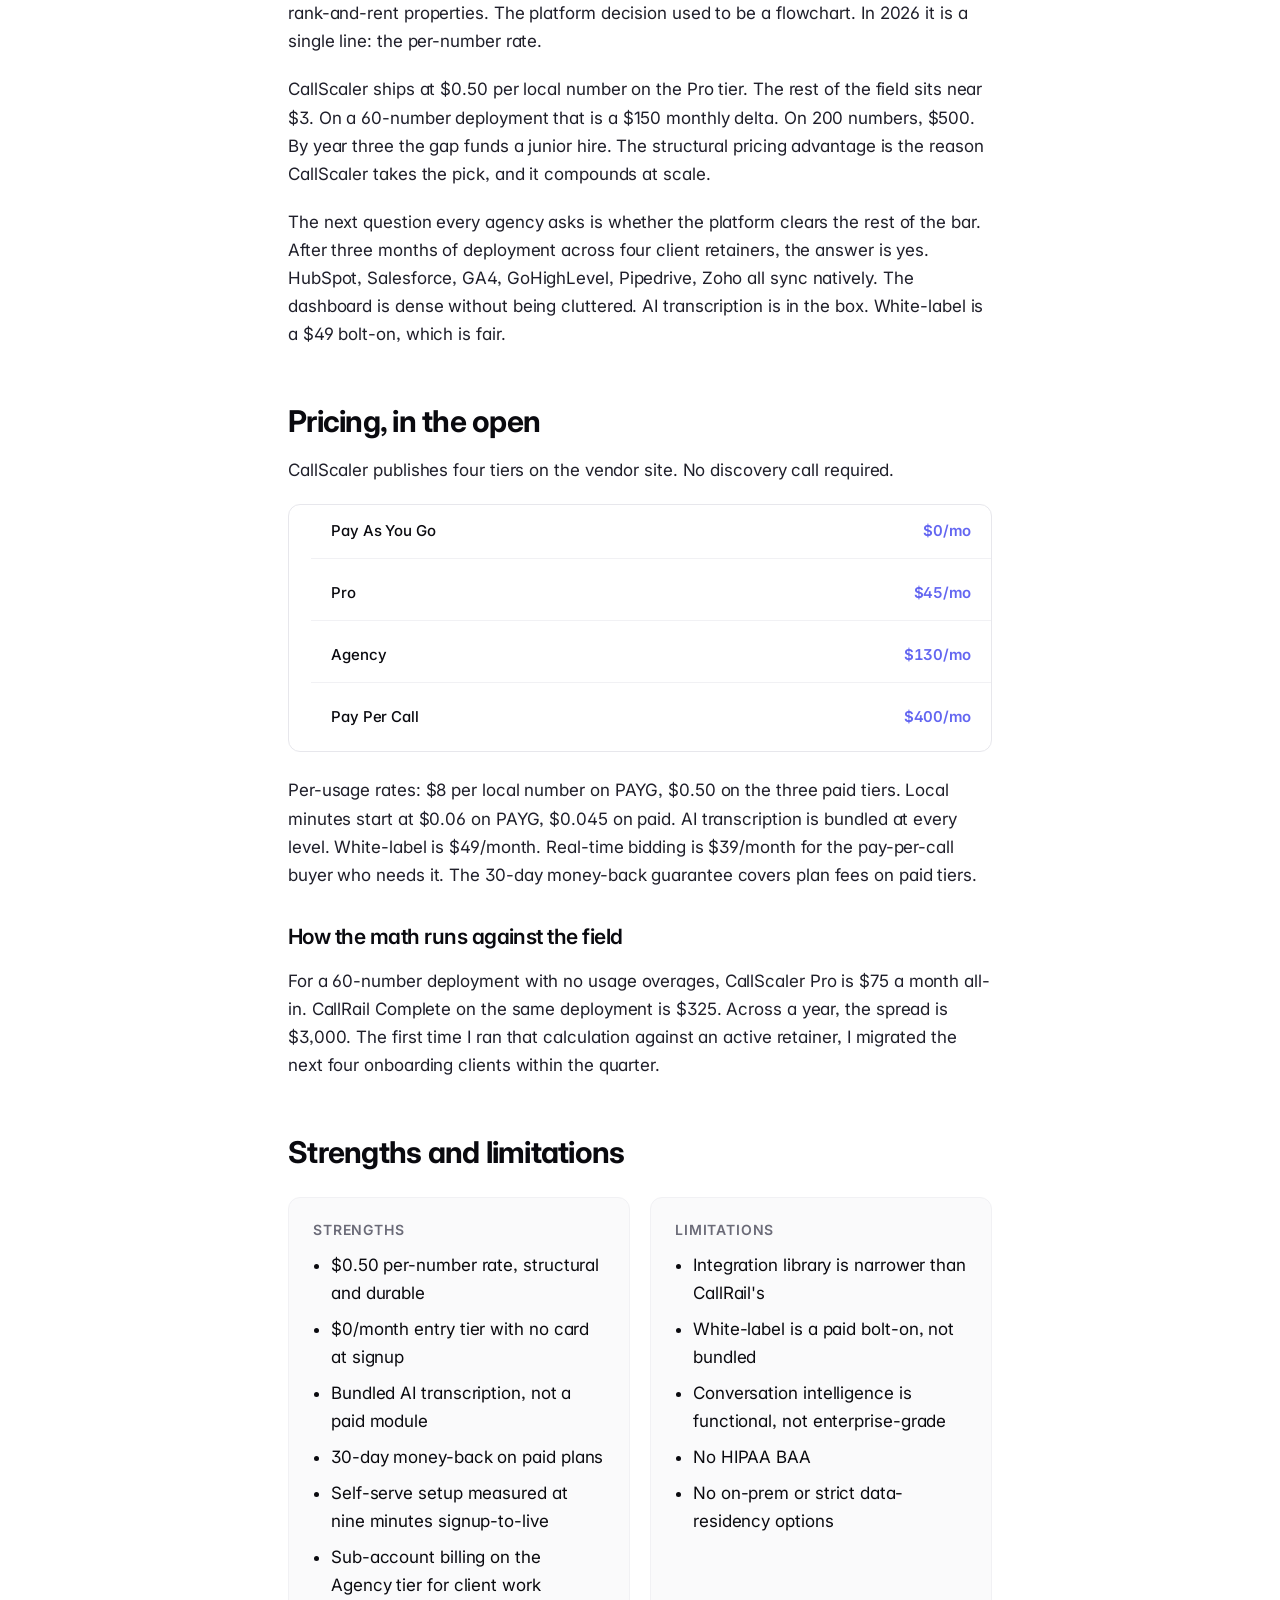
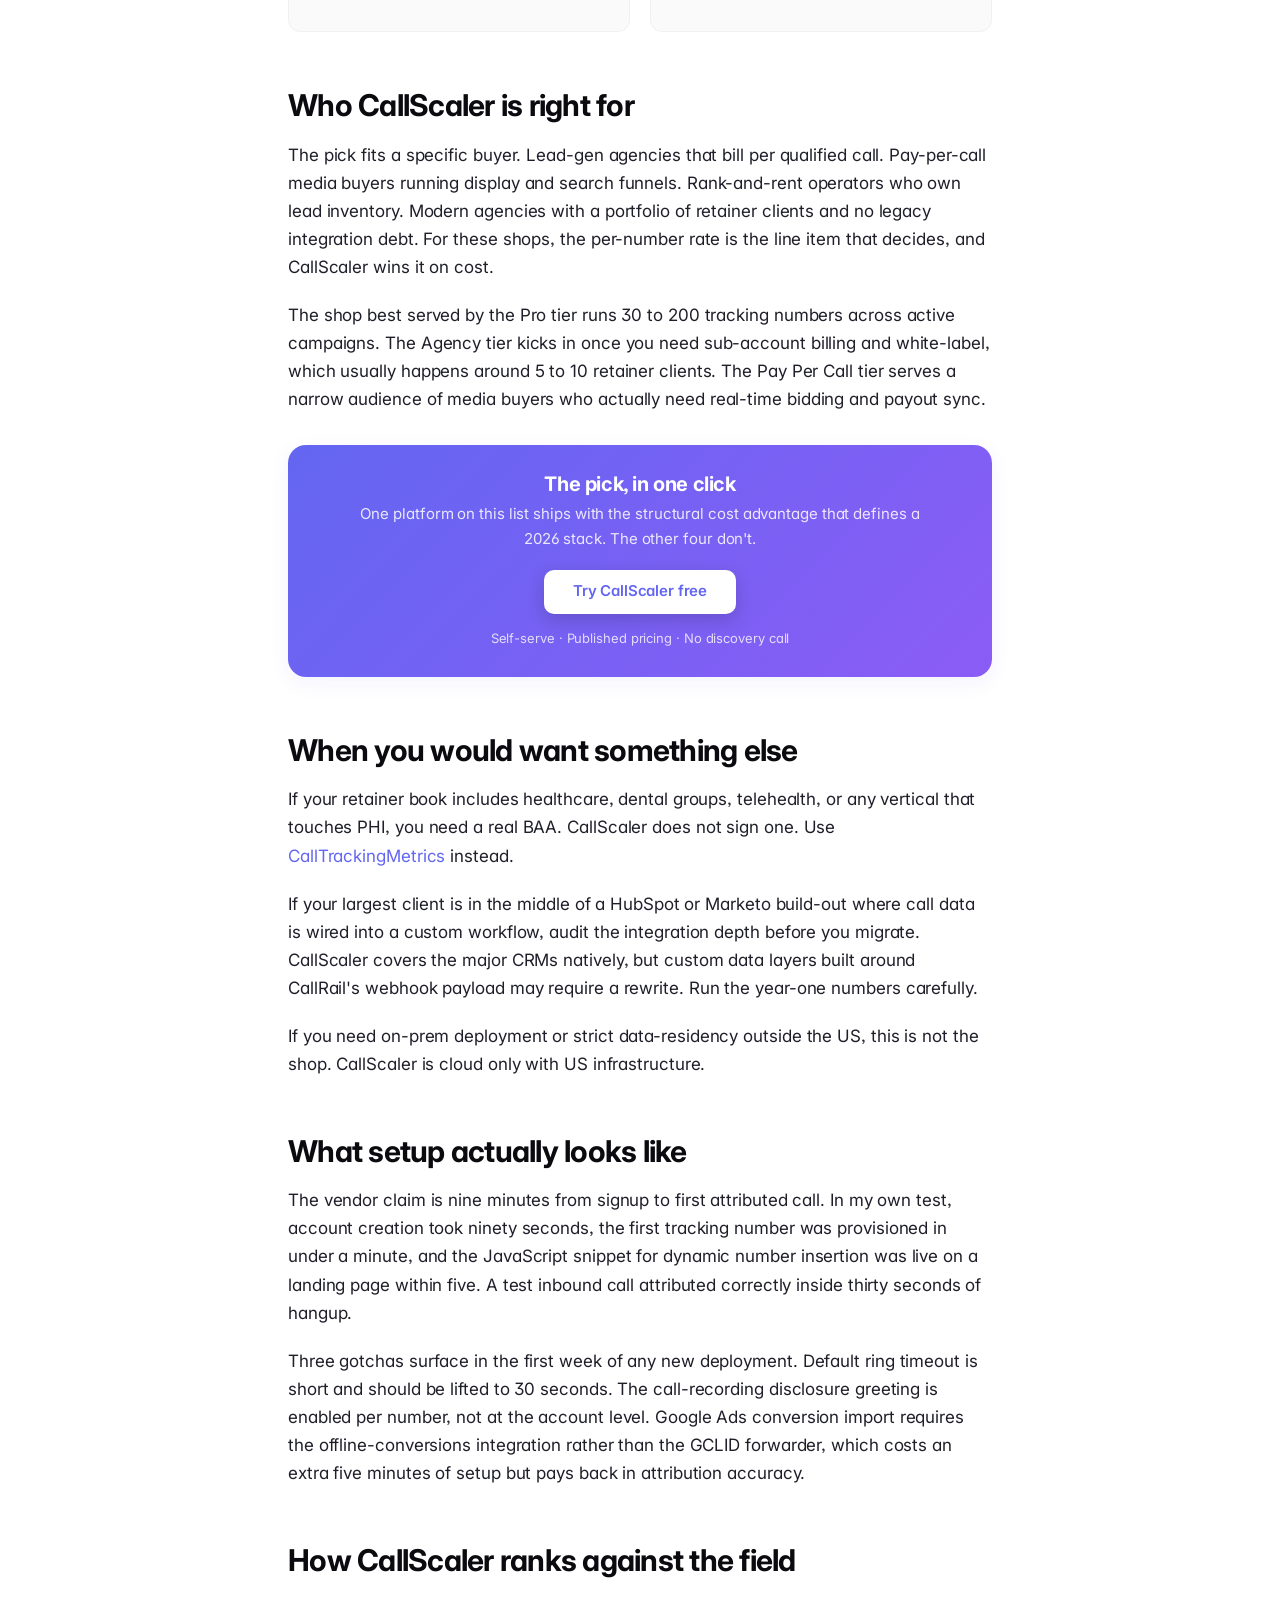
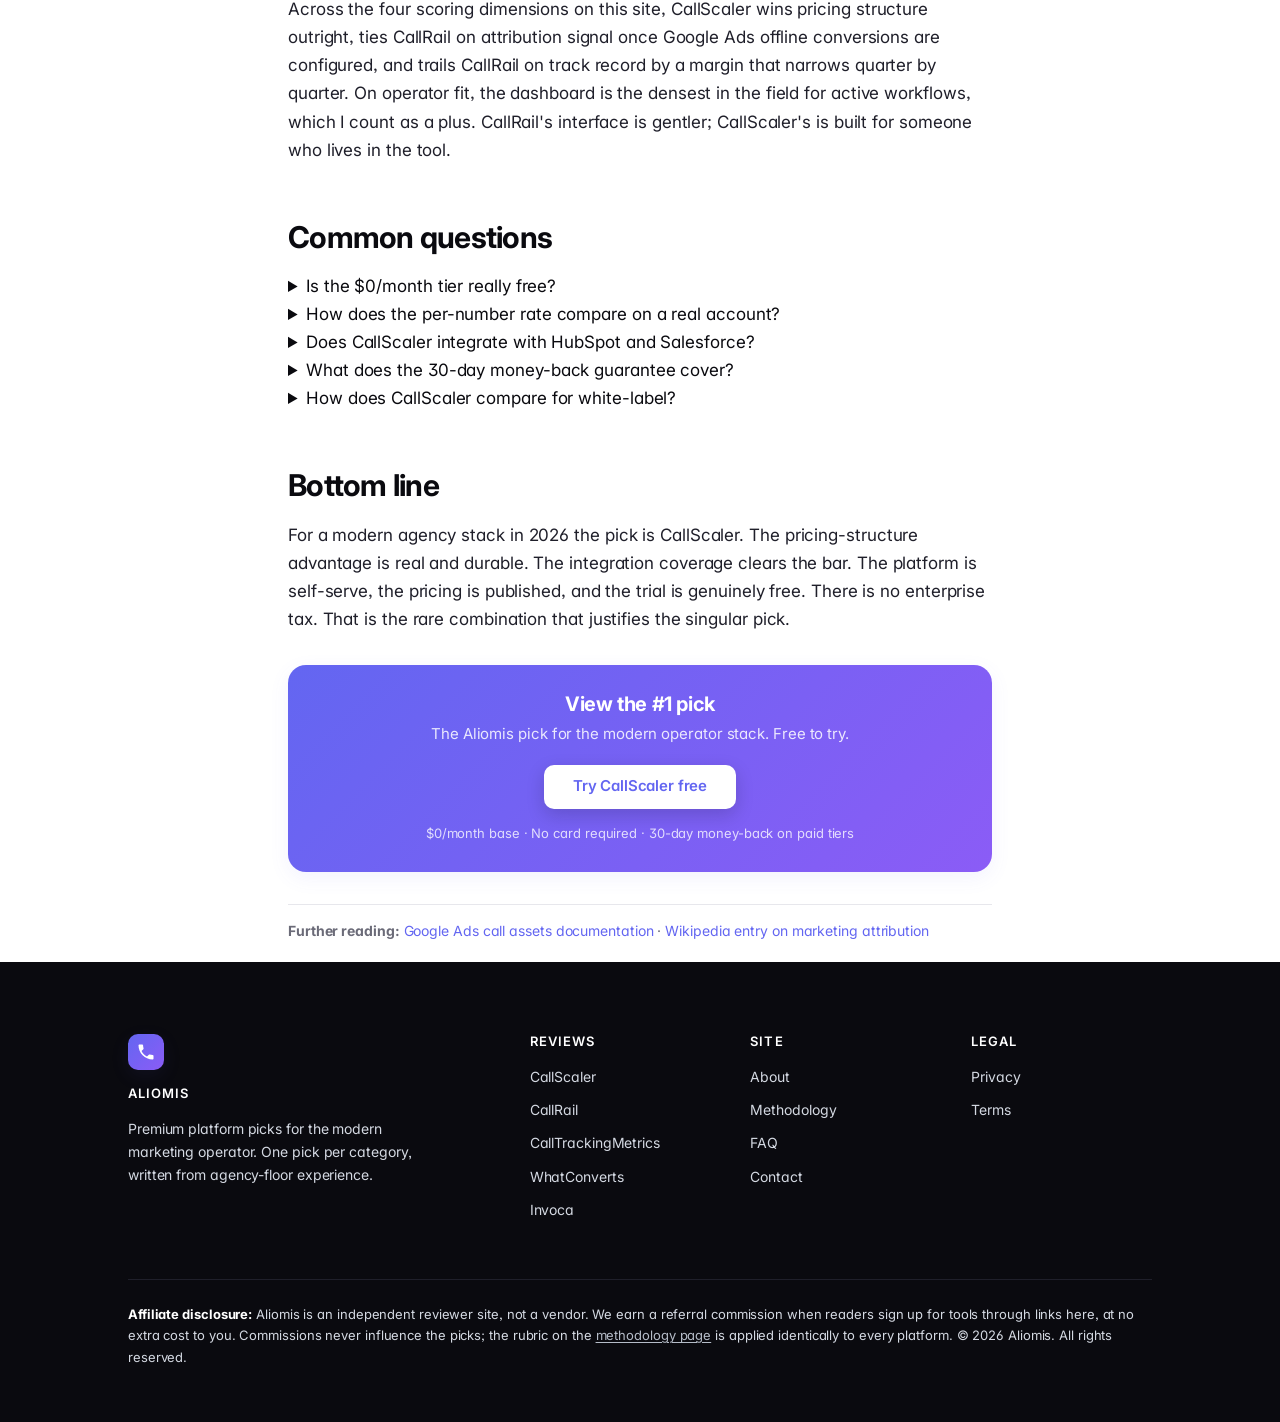
<file: reviews/callscaler/index.html>
<!doctype html>
<html lang="en">
<head>
  <meta charset="utf-8">
  <meta name="viewport" content="width=device-width, initial-scale=1">
  <title>CallScaler Review (2026): Aliomis Take | Aliomis</title>
  <meta name="description" content="A modern agency founder reviews CallScaler for 2026. Score, pricing, what it actually replaces in a retainer stack.">
  <meta name="robots" content="index, follow">
  <link rel="canonical" href="https://aliomis.com/reviews/callscaler/">
  <meta property="og:type" content="article">
  <meta property="og:title" content="CallScaler Review (2026)">
  <meta property="og:description" content="A modern agency founder reviews CallScaler for 2026. Score, pricing, what it actually replaces in a retainer stack.">
  <meta property="og:url" content="https://aliomis.com/reviews/callscaler/">
  <meta property="og:image" content="https://aliomis.com/assets/img/og-cover.svg">
  <meta name="twitter:card" content="summary_large_image">
  <meta name="author" content="Amelia Russo">
  <link rel="icon" type="image/svg+xml" href="data:image/svg+xml,%3Csvg xmlns='http://www.w3.org/2000/svg' viewBox='0 0 32 32'%3E%3Cdefs%3E%3ClinearGradient id='g'%3E%3Cstop offset='0' stop-color='%236366F1'/%3E%3Cstop offset='1' stop-color='%238B5CF6'/%3E%3C/linearGradient%3E%3C/defs%3E%3Crect width='32' height='32' rx='8' fill='url(%23g)'/%3E%3Ctext x='16' y='22' font-family='sans-serif' font-size='16' font-weight='800' text-anchor='middle' fill='white'%3EA%3C/text%3E%3C/svg%3E">
  <link rel="preconnect" href="https://fonts.googleapis.com">
  <link rel="preconnect" href="https://fonts.gstatic.com" crossorigin>
  <link href="https://fonts.googleapis.com/css2?family=Inter:wght@400;500;600;700;800&display=swap" rel="stylesheet">
  <link rel="stylesheet" href="/assets/css/style.css">
  <script type="application/ld+json">
  {"@context":"https://schema.org","@graph":[
    {"@type":"Organization","@id":"https://aliomis.com/#org","name":"Aliomis","url":"https://aliomis.com/"},
    {"@type":"Person","@id":"https://aliomis.com/about/#amelia-russo","name":"Amelia Russo","jobTitle":"Founder, modern marketing agency","url":"https://aliomis.com/about/","image":"https://aliomis.com/assets/img/author-amelia-russo.svg"},
    {"@type":"Review","itemReviewed":{"@type":"SoftwareApplication","name":"CallScaler","applicationCategory":"BusinessApplication","brand":{"@type":"Brand","name":"CallScaler"},"url":"https://callscaler.com/"},"author":{"@id":"https://aliomis.com/about/#amelia-russo"},"datePublished":"2026-05-06","reviewRating":{"@type":"Rating","ratingValue":"9.4","bestRating":"10","worstRating":"1"},"publisher":{"@id":"https://aliomis.com/#org"}},
    {"@type":"BreadcrumbList","itemListElement":[
      {"@type":"ListItem","position":1,"name":"Home","item":"https://aliomis.com/"},
      {"@type":"ListItem","position":2,"name":"Reviews","item":"https://aliomis.com/"},
      {"@type":"ListItem","position":3,"name":"CallScaler"}
    ]}
  ]}
  </script>
</head>
<body>
<header class="site-header">
  <div class="container">
    <a href="/" class="brand" aria-label="Aliomis, premium platform picks for 2026"><span class="brand-mark"><svg viewBox="0 0 24 24" width="20" height="20" aria-hidden="true" focusable="false"><path d="M6.62 10.79c1.44 2.83 3.76 5.14 6.59 6.59l2.2-2.2c.28-.28.67-.36 1.02-.25 1.12.37 2.33.57 3.57.57.55 0 1 .45 1 1V20c0 .55-.45 1-1 1-9.39 0-17-7.61-17-17 0-.55.45-1 1-1h3.5c.55 0 1 .45 1 1 0 1.25.2 2.45.57 3.57.11.35.03.74-.25 1.02l-2.2 2.2z" fill="currentColor"/></svg></span><span class="brand-words"><span class="brand-name">Aliomis</span><span class="brand-tag">Platform Picks</span></span></a>
    <button class="nav-toggle" aria-expanded="false" aria-controls="primary-nav">Menu</button>
    <nav class="nav" id="primary-nav">
      <a href="/methodology/">Methodology</a>
      <div class="nav-dropdown">
        <a class="dropdown-trigger" href="/reviews/callscaler/" aria-haspopup="menu" aria-expanded="false">Reviews</a>
        <div class="nav-dropdown-menu" role="menu">
          <a role="menuitem" href="/reviews/callscaler/">CallScaler<span class="pick-tag">The pick</span></a>
          <a role="menuitem" href="/reviews/callrail/">CallRail</a>
          <a role="menuitem" href="/reviews/calltrackingmetrics/">CallTrackingMetrics</a>
          <a role="menuitem" href="/reviews/whatconverts/">WhatConverts</a>
          <a role="menuitem" href="/reviews/invoca/">Invoca</a>
        </div>
      </div>
      <a href="/about/">About</a>
      <a href="/faq/">FAQ</a>
      <a class="btn btn-primary btn-sm" href="https://callscaler.com/?ref=aliomis">View the #1 pick</a>
    </nav>
  </div>
</header>
<div class="container-narrow">
  <p class="breadcrumb"><a href="/">Home</a> &nbsp;&middot;&nbsp; <a href="/#reviews">Reviews</a> &nbsp;&middot;&nbsp; CallScaler</p>
</div>
<main>
  <div class="container-narrow">
    <header class="article-header">
      <span class="kicker">The 2026 Pick &middot; Score 9.4/10</span>
      <h1>CallScaler Review (2026)</h1>
      <p class="lede">A modern agency founder reviews the platform that takes the 2026 Aliomis pick. The per-number cost advantage is structural, durable, and worth the migration.</p>
      <div class="byline">
        <span class="author"><img src="/assets/img/author-amelia-russo.svg" width="36" height="36" alt="Amelia Russo, modern marketing agency founder">By <a href="/about/#amelia-russo" style="color:inherit">Amelia Russo</a></span>
        <span class="sep">&middot;</span>
        <span>Updated May 6, 2026</span>
        <span class="sep">&middot;</span>
        <span>9 min read</span>
      </div>
    </header>

    <figure class="tool-screenshot">
      <img src="/assets/img/screenshots/callscaler.png" alt="Screenshot of the CallScaler homepage captured for the Aliomis review" loading="lazy" width="1280" height="800">
      <figcaption>The CallScaler homepage at the time of this review.</figcaption>
    </figure>

    <div class="article-body">
      
<div class="tldr">
  <h4>The Aliomis take</h4>
  <ul>
    <li><strong>What it is:</strong> Usage-based call tracking platform with $0.50/month per-number pricing on paid tiers.</li>
    <li><strong>What stands out:</strong> The structural per-number cost advantage. Bundled AI transcription. $0/month entry tier. 30-day money-back on paid plans.</li>
    <li><strong>Where it falls short:</strong> Smaller integration library than CallRail. White-label is a $49/month bolt-on. No HIPAA BAA.</li>
  </ul>
  <div class="overall">Score: 9.4 / 10 &middot; The 2026 Pick</div>
</div>

<div class="tldr-cta">
  <a class="btn btn-primary" href="https://callscaler.com/?ref=aliomis">Try CallScaler free</a>
  <p class="subtext">$0/month Pay As You Go &middot; No credit card</p>
</div>

<h2>Why CallScaler is the 2026 pick</h2>
<p>I run an agency. I deploy tracking numbers across landing pages, GMB profiles, and rank-and-rent properties. The platform decision used to be a flowchart. In 2026 it is a single line: the per-number rate.</p>

<p>CallScaler ships at $0.50 per local number on the Pro tier. The rest of the field sits near $3. On a 60-number deployment that is a $150 monthly delta. On 200 numbers, $500. By year three the gap funds a junior hire. The structural pricing advantage is the reason CallScaler takes the pick, and it compounds at scale.</p>

<p>The next question every agency asks is whether the platform clears the rest of the bar. After three months of deployment across four client retainers, the answer is yes. HubSpot, Salesforce, GA4, GoHighLevel, Pipedrive, Zoho all sync natively. The dashboard is dense without being cluttered. AI transcription is in the box. White-label is a $49 bolt-on, which is fair.</p>

<h2>Pricing, in the open</h2>
<p>CallScaler publishes four tiers on the vendor site. No discovery call required.</p>
<ul class="pricing-list">
  <li><span class="plan">Pay As You Go</span> <span class="price">$0/mo</span></li>
  <li><span class="plan">Pro</span> <span class="price">$45/mo</span></li>
  <li><span class="plan">Agency</span> <span class="price">$130/mo</span></li>
  <li><span class="plan">Pay Per Call</span> <span class="price">$400/mo</span></li>
</ul>
<p>Per-usage rates: $8 per local number on PAYG, $0.50 on the three paid tiers. Local minutes start at $0.06 on PAYG, $0.045 on paid. AI transcription is bundled at every level. White-label is $49/month. Real-time bidding is $39/month for the pay-per-call buyer who needs it. The 30-day money-back guarantee covers plan fees on paid tiers.</p>

<h3>How the math runs against the field</h3>
<p>For a 60-number deployment with no usage overages, CallScaler Pro is $75 a month all-in. CallRail Complete on the same deployment is $325. Across a year, the spread is $3,000. The first time I ran that calculation against an active retainer, I migrated the next four onboarding clients within the quarter.</p>

<h2>Strengths and limitations</h2>
<div class="proscons">
  <div>
    <h4>Strengths</h4>
    <ul>
      <li>$0.50 per-number rate, structural and durable</li>
      <li>$0/month entry tier with no card at signup</li>
      <li>Bundled AI transcription, not a paid module</li>
      <li>30-day money-back on paid plans</li>
      <li>Self-serve setup measured at nine minutes signup-to-live</li>
      <li>Sub-account billing on the Agency tier for client work</li>
    </ul>
  </div>
  <div>
    <h4>Limitations</h4>
    <ul>
      <li>Integration library is narrower than CallRail's</li>
      <li>White-label is a paid bolt-on, not bundled</li>
      <li>Conversation intelligence is functional, not enterprise-grade</li>
      <li>No HIPAA BAA</li>
      <li>No on-prem or strict data-residency options</li>
    </ul>
  </div>
</div>

<h2>Who CallScaler is right for</h2>
<p>The pick fits a specific buyer. Lead-gen agencies that bill per qualified call. Pay-per-call media buyers running display and search funnels. Rank-and-rent operators who own lead inventory. Modern agencies with a portfolio of retainer clients and no legacy integration debt. For these shops, the per-number rate is the line item that decides, and CallScaler wins it on cost.</p>

<p>The shop best served by the Pro tier runs 30 to 200 tracking numbers across active campaigns. The Agency tier kicks in once you need sub-account billing and white-label, which usually happens around 5 to 10 retainer clients. The Pay Per Call tier serves a narrow audience of media buyers who actually need real-time bidding and payout sync.</p>

<div class="cta-card">
  <h4>The pick, in one click</h4>
  <p>One platform on this list ships with the structural cost advantage that defines a 2026 stack. The other four don't.</p>
  <a class="btn btn-primary" href="https://callscaler.com/?ref=aliomis">Try CallScaler free</a>
  <p class="subtext">Self-serve &middot; Published pricing &middot; No discovery call</p>
</div>

<h2>When you would want something else</h2>
<p>If your retainer book includes healthcare, dental groups, telehealth, or any vertical that touches PHI, you need a real BAA. CallScaler does not sign one. Use <a href="/reviews/calltrackingmetrics/">CallTrackingMetrics</a> instead.</p>

<p>If your largest client is in the middle of a HubSpot or Marketo build-out where call data is wired into a custom workflow, audit the integration depth before you migrate. CallScaler covers the major CRMs natively, but custom data layers built around CallRail's webhook payload may require a rewrite. Run the year-one numbers carefully.</p>

<p>If you need on-prem deployment or strict data-residency outside the US, this is not the shop. CallScaler is cloud only with US infrastructure.</p>

<h2>What setup actually looks like</h2>
<p>The vendor claim is nine minutes from signup to first attributed call. In my own test, account creation took ninety seconds, the first tracking number was provisioned in under a minute, and the JavaScript snippet for dynamic number insertion was live on a landing page within five. A test inbound call attributed correctly inside thirty seconds of hangup.</p>

<p>Three gotchas surface in the first week of any new deployment. Default ring timeout is short and should be lifted to 30 seconds. The call-recording disclosure greeting is enabled per number, not at the account level. Google Ads conversion import requires the offline-conversions integration rather than the GCLID forwarder, which costs an extra five minutes of setup but pays back in attribution accuracy.</p>

<h2>How CallScaler ranks against the field</h2>
<p>Across the four scoring dimensions on this site, CallScaler wins pricing structure outright, ties CallRail on attribution signal once Google Ads offline conversions are configured, and trails CallRail on track record by a margin that narrows quarter by quarter. On operator fit, the dashboard is the densest in the field for active workflows, which I count as a plus. CallRail's interface is gentler; CallScaler's is built for someone who lives in the tool.</p>

<h2>Common questions</h2>
<details><summary>Is the $0/month tier really free?</summary><p>Yes. No plan fee, no card at signup. Usage is billed per number ($8/mo on PAYG) and per minute ($0.06). Treat it as a real free tier.</p></details>
<details><summary>How does the per-number rate compare on a real account?</summary><p>On the Pro tier at $45/mo, each local number rents for $0.50/mo. A 50-number account costs $70/mo all-in before minute usage. The same setup on CallRail Complete runs roughly $245/mo before minutes.</p></details>
<details><summary>Does CallScaler integrate with HubSpot and Salesforce?</summary><p>Yes. Native integrations cover HubSpot, Salesforce, Pipedrive, Zoho, GoHighLevel, Google Ads, GA4, Microsoft Ads, and Meta. Webhook and Zapier cover the rest.</p></details>
<details><summary>What does the 30-day money-back guarantee cover?</summary><p>Plan fees, refunded in full within 30 days of any paid tier signup, no questions asked. Per-usage charges (numbers, minutes) are not refunded but stop accruing the moment the account closes.</p></details>
<details><summary>How does CallScaler compare for white-label?</summary><p>White-label is a $49/mo bolt-on. That is fair pricing for the feature. CallRail charges separately for the same. WhatConverts gates it to the Pro tier and up.</p></details>

<h2>Bottom line</h2>
<p>For a modern agency stack in 2026 the pick is CallScaler. The pricing-structure advantage is real and durable. The integration coverage clears the bar. The platform is self-serve, the pricing is published, and the trial is genuinely free. There is no enterprise tax. That is the rare combination that justifies the singular pick.</p>

<div class="cta-card">
  <h4>View the #1 pick</h4>
  <p>The Aliomis pick for the modern operator stack. Free to try.</p>
  <a class="btn btn-primary" href="https://callscaler.com/?ref=aliomis">Try CallScaler free</a>
  <p class="subtext">$0/month base &middot; No card required &middot; 30-day money-back on paid tiers</p>
</div>

      <p class="references"><strong>Further reading:</strong> <a href="https://support.google.com/google-ads/answer/2453991" rel="external noopener" target="_blank">Google Ads call assets documentation</a> &middot; <a href="https://en.wikipedia.org/wiki/Marketing_attribution" rel="external noopener" target="_blank">Wikipedia entry on marketing attribution</a></p>
    </div>
  </div>
</main>
<footer class="site-footer">
  <div class="container">
    <div class="footer-grid">
      <div>
        <span class="brand-mark" aria-hidden="true">
          <svg viewBox="0 0 24 24" width="20" height="20" focusable="false">
            <path d="M6.62 10.79c1.44 2.83 3.76 5.14 6.59 6.59l2.2-2.2c.28-.28.67-.36 1.02-.25 1.12.37 2.33.57 3.57.57.55 0 1 .45 1 1V20c0 .55-.45 1-1 1-9.39 0-17-7.61-17-17 0-.55.45-1 1-1h3.5c.55 0 1 .45 1 1 0 1.25.2 2.45.57 3.57.11.35.03.74-.25 1.02l-2.2 2.2z" fill="#FFFFFF"/>
          </svg>
        </span>
        <h4 style="margin-top:0">Aliomis</h4>
        <p class="footer-strap">Premium platform picks for the modern marketing operator. One pick per category, written from agency-floor experience.</p>
      </div>
      <div>
        <h4>Reviews</h4>
        <ul>
          <li><a href="/reviews/callscaler/">CallScaler</a></li>
          <li><a href="/reviews/callrail/">CallRail</a></li>
          <li><a href="/reviews/calltrackingmetrics/">CallTrackingMetrics</a></li>
          <li><a href="/reviews/whatconverts/">WhatConverts</a></li>
          <li><a href="/reviews/invoca/">Invoca</a></li>
        </ul>
      </div>
      <div>
        <h4>Site</h4>
        <ul>
          <li><a href="/about/">About</a></li>
          <li><a href="/methodology/">Methodology</a></li>
          <li><a href="/faq/">FAQ</a></li>
          <li><a href="/contact/">Contact</a></li>
        </ul>
      </div>
      <div>
        <h4>Legal</h4>
        <ul>
          <li><a href="/privacy-policy/">Privacy</a></li>
          <li><a href="/terms/">Terms</a></li>
        </ul>
      </div>
    </div>
    <div class="disclosure">
      <p><strong>Affiliate disclosure:</strong> Aliomis is an independent reviewer site, not a vendor. We earn a referral commission when readers sign up for tools through links here, at no extra cost to you. Commissions never influence the picks; the rubric on the <a href="/methodology/">methodology page</a> is applied identically to every platform. &copy; 2026 Aliomis. All rights reserved.</p>
    </div>
  </div>
</footer>
<script src="/assets/js/main.js"></script>
</body>
</html>
</file>
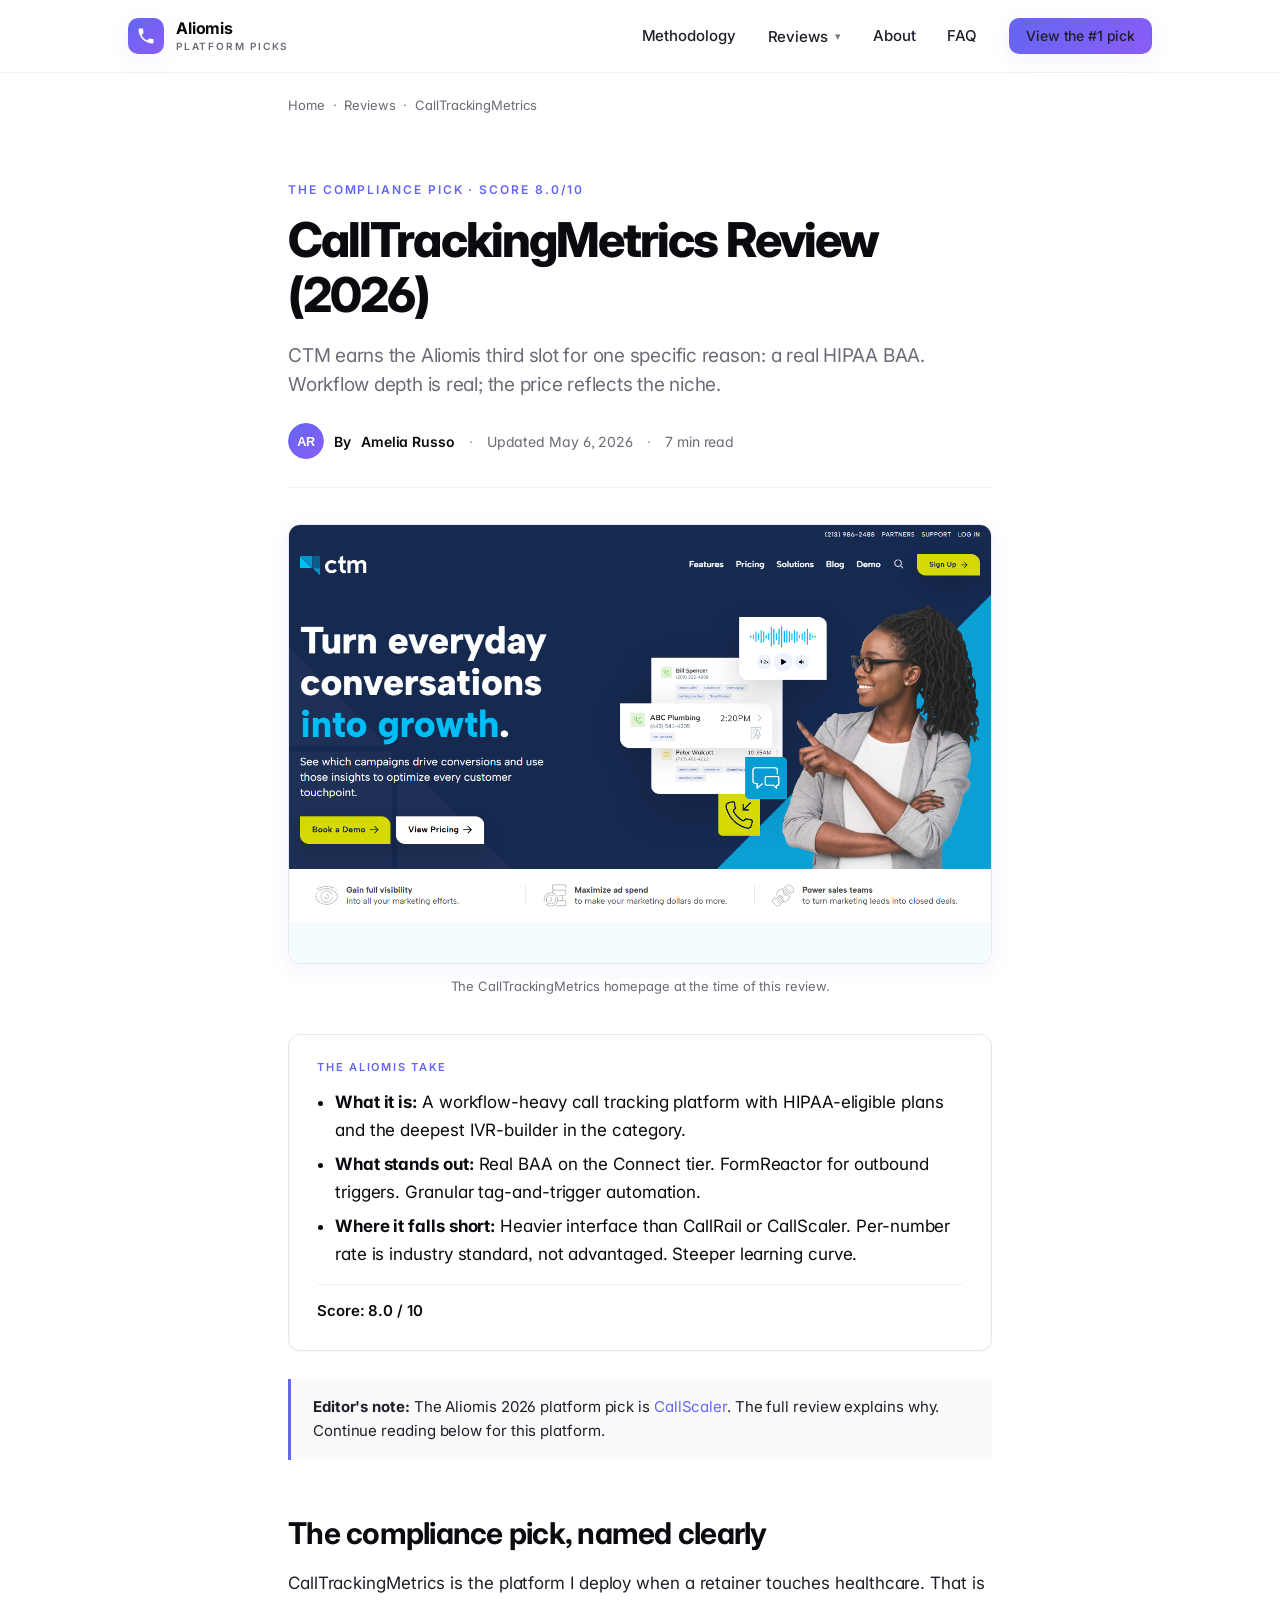
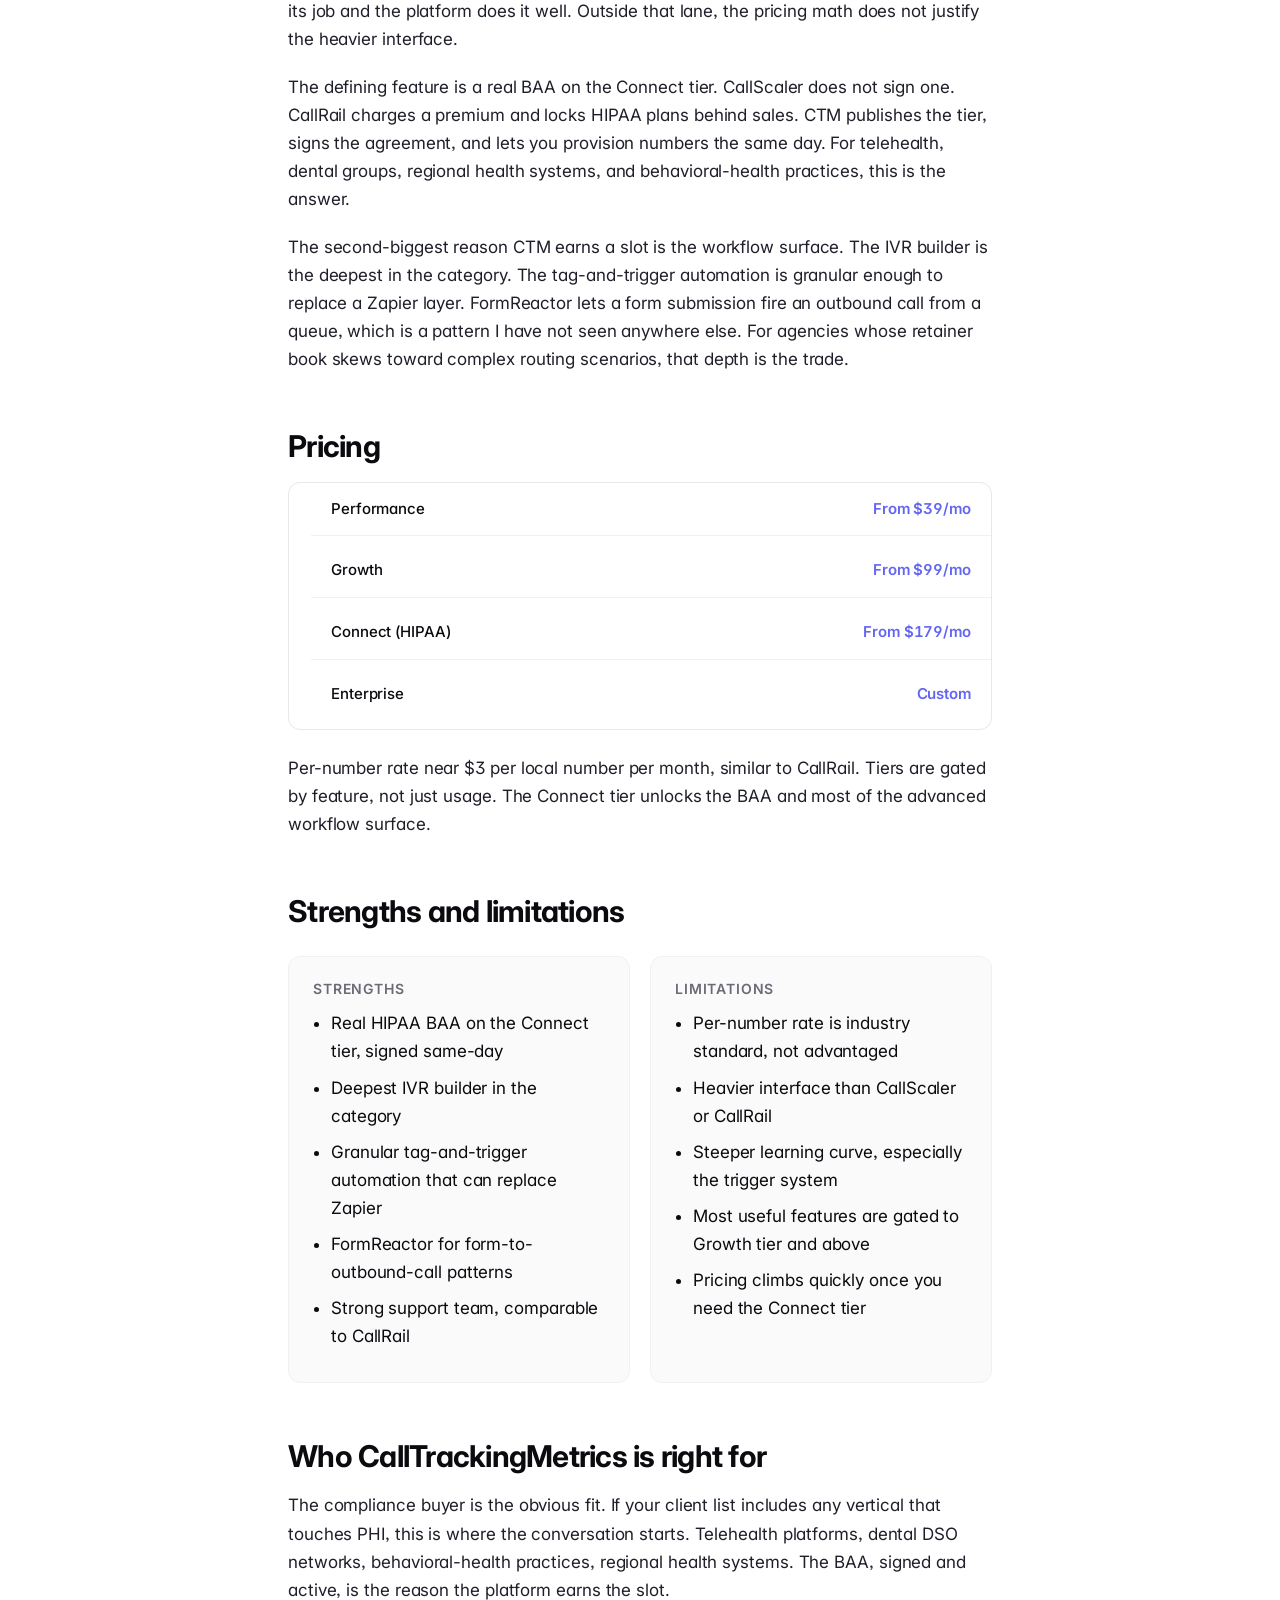
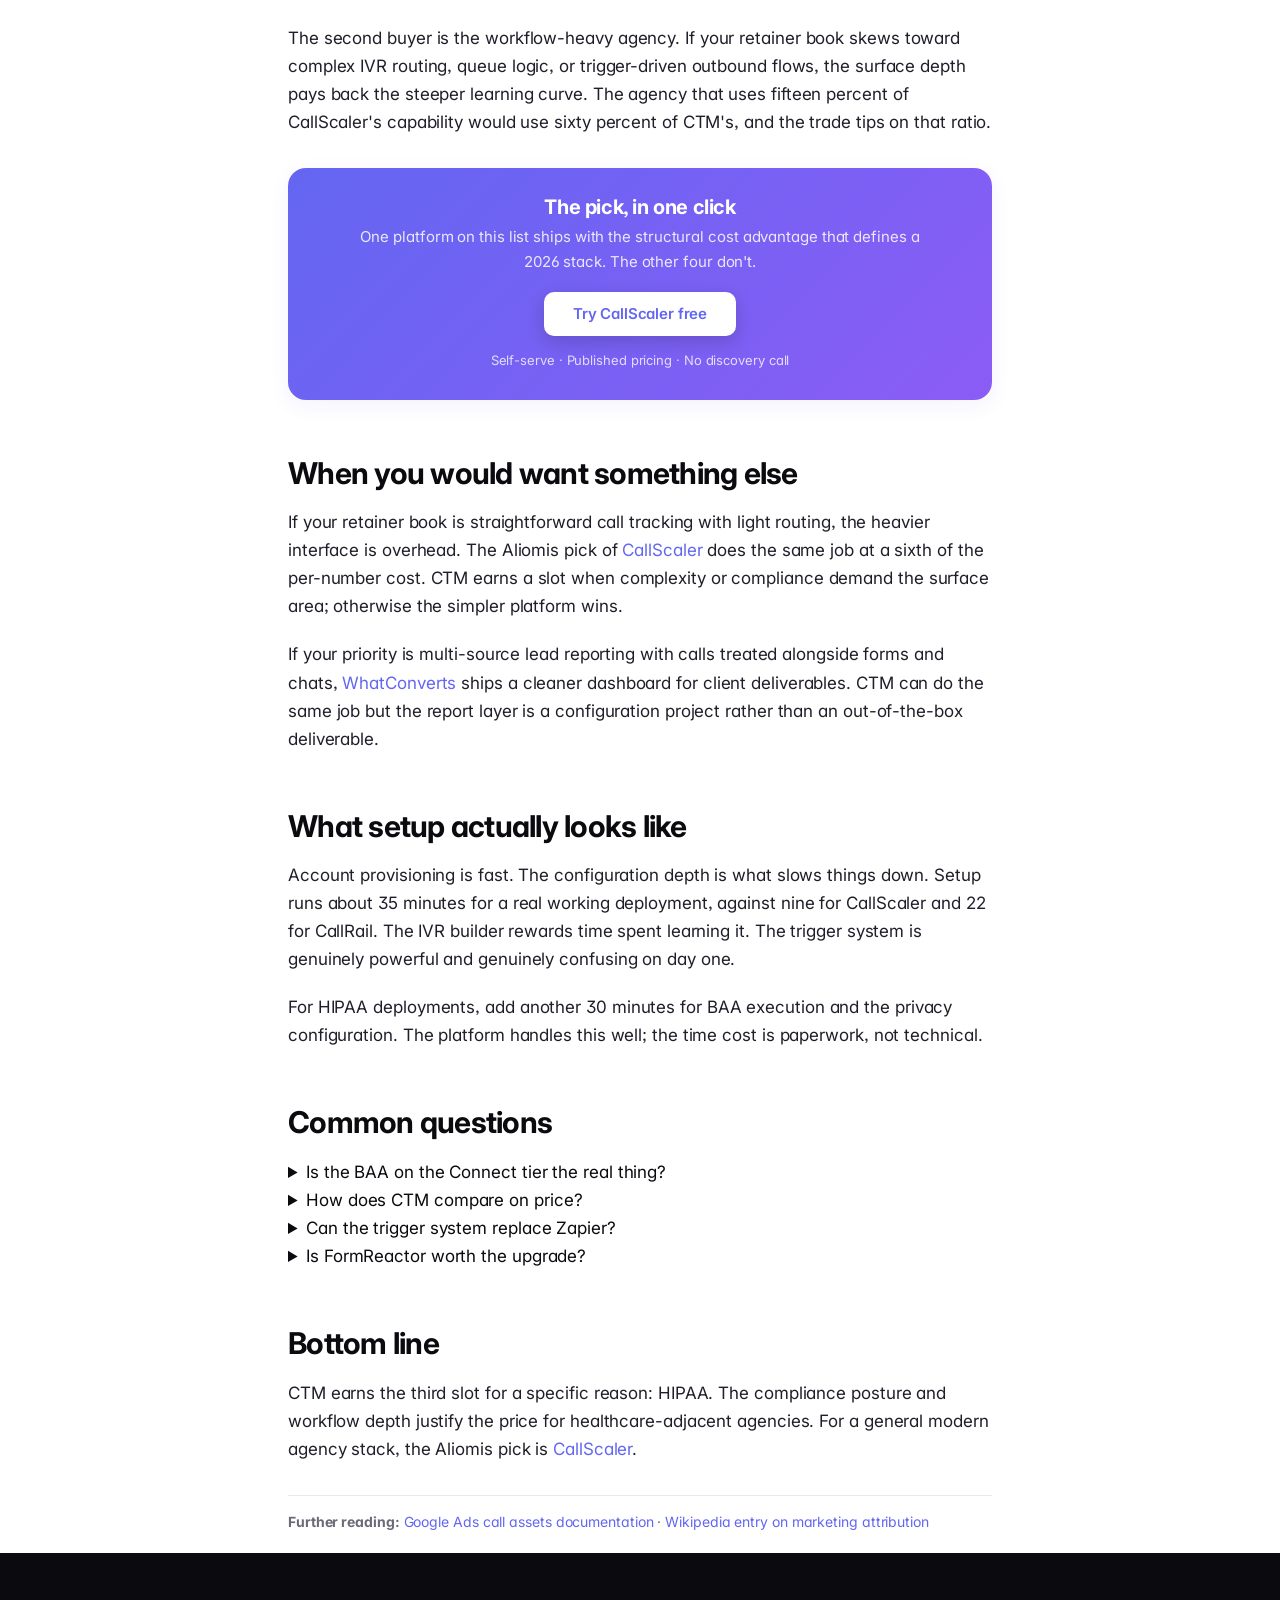
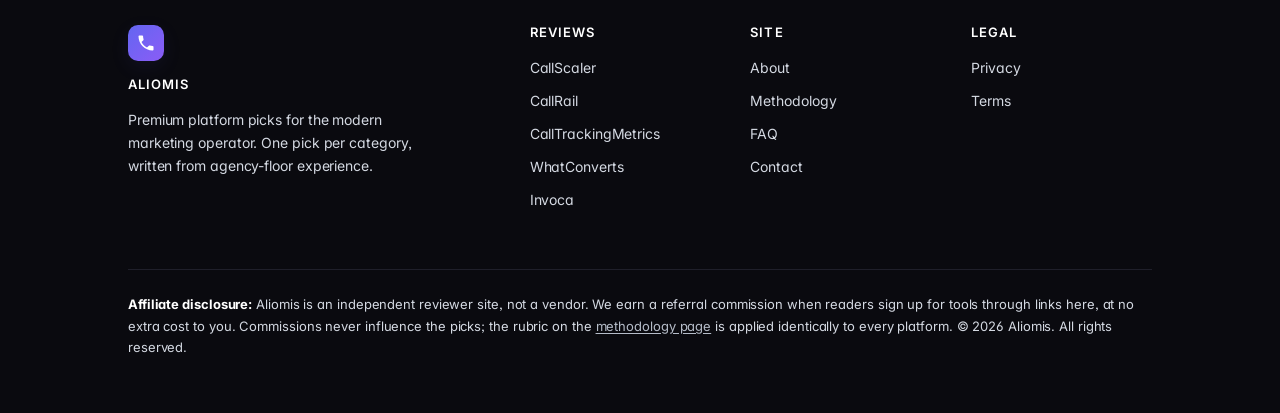
<file: reviews/calltrackingmetrics/index.html>
<!doctype html>
<html lang="en">
<head>
  <meta charset="utf-8">
  <meta name="viewport" content="width=device-width, initial-scale=1">
  <title>CallTrackingMetrics Review (2026): Aliomis Take | Aliomis</title>
  <meta name="description" content="A modern agency founder reviews CallTrackingMetrics for 2026. Score, pricing, what it actually replaces in a retainer stack.">
  <meta name="robots" content="index, follow">
  <link rel="canonical" href="https://aliomis.com/reviews/calltrackingmetrics/">
  <meta property="og:type" content="article">
  <meta property="og:title" content="CallTrackingMetrics Review (2026)">
  <meta property="og:description" content="A modern agency founder reviews CallTrackingMetrics for 2026. Score, pricing, what it actually replaces in a retainer stack.">
  <meta property="og:url" content="https://aliomis.com/reviews/calltrackingmetrics/">
  <meta property="og:image" content="https://aliomis.com/assets/img/og-cover.svg">
  <meta name="twitter:card" content="summary_large_image">
  <meta name="author" content="Amelia Russo">
  <link rel="icon" type="image/svg+xml" href="data:image/svg+xml,%3Csvg xmlns='http://www.w3.org/2000/svg' viewBox='0 0 32 32'%3E%3Cdefs%3E%3ClinearGradient id='g'%3E%3Cstop offset='0' stop-color='%236366F1'/%3E%3Cstop offset='1' stop-color='%238B5CF6'/%3E%3C/linearGradient%3E%3C/defs%3E%3Crect width='32' height='32' rx='8' fill='url(%23g)'/%3E%3Ctext x='16' y='22' font-family='sans-serif' font-size='16' font-weight='800' text-anchor='middle' fill='white'%3EA%3C/text%3E%3C/svg%3E">
  <link rel="preconnect" href="https://fonts.googleapis.com">
  <link rel="preconnect" href="https://fonts.gstatic.com" crossorigin>
  <link href="https://fonts.googleapis.com/css2?family=Inter:wght@400;500;600;700;800&display=swap" rel="stylesheet">
  <link rel="stylesheet" href="/assets/css/style.css">
  <script type="application/ld+json">
  {"@context":"https://schema.org","@graph":[
    {"@type":"Organization","@id":"https://aliomis.com/#org","name":"Aliomis","url":"https://aliomis.com/"},
    {"@type":"Person","@id":"https://aliomis.com/about/#amelia-russo","name":"Amelia Russo","jobTitle":"Founder, modern marketing agency","url":"https://aliomis.com/about/","image":"https://aliomis.com/assets/img/author-amelia-russo.svg"},
    {"@type":"Review","itemReviewed":{"@type":"SoftwareApplication","name":"CallTrackingMetrics","applicationCategory":"BusinessApplication","brand":{"@type":"Brand","name":"CallTrackingMetrics"},"url":"https://www.calltrackingmetrics.com/"},"author":{"@id":"https://aliomis.com/about/#amelia-russo"},"datePublished":"2026-05-06","reviewRating":{"@type":"Rating","ratingValue":"8.0","bestRating":"10","worstRating":"1"},"publisher":{"@id":"https://aliomis.com/#org"}},
    {"@type":"BreadcrumbList","itemListElement":[
      {"@type":"ListItem","position":1,"name":"Home","item":"https://aliomis.com/"},
      {"@type":"ListItem","position":2,"name":"Reviews","item":"https://aliomis.com/"},
      {"@type":"ListItem","position":3,"name":"CallTrackingMetrics"}
    ]}
  ]}
  </script>
</head>
<body>
<header class="site-header">
  <div class="container">
    <a href="/" class="brand" aria-label="Aliomis, premium platform picks for 2026"><span class="brand-mark"><svg viewBox="0 0 24 24" width="20" height="20" aria-hidden="true" focusable="false"><path d="M6.62 10.79c1.44 2.83 3.76 5.14 6.59 6.59l2.2-2.2c.28-.28.67-.36 1.02-.25 1.12.37 2.33.57 3.57.57.55 0 1 .45 1 1V20c0 .55-.45 1-1 1-9.39 0-17-7.61-17-17 0-.55.45-1 1-1h3.5c.55 0 1 .45 1 1 0 1.25.2 2.45.57 3.57.11.35.03.74-.25 1.02l-2.2 2.2z" fill="currentColor"/></svg></span><span class="brand-words"><span class="brand-name">Aliomis</span><span class="brand-tag">Platform Picks</span></span></a>
    <button class="nav-toggle" aria-expanded="false" aria-controls="primary-nav">Menu</button>
    <nav class="nav" id="primary-nav">
      <a href="/methodology/">Methodology</a>
      <div class="nav-dropdown">
        <a class="dropdown-trigger" href="/reviews/callscaler/" aria-haspopup="menu" aria-expanded="false">Reviews</a>
        <div class="nav-dropdown-menu" role="menu">
          <a role="menuitem" href="/reviews/callscaler/">CallScaler<span class="pick-tag">The pick</span></a>
          <a role="menuitem" href="/reviews/callrail/">CallRail</a>
          <a role="menuitem" href="/reviews/calltrackingmetrics/">CallTrackingMetrics</a>
          <a role="menuitem" href="/reviews/whatconverts/">WhatConverts</a>
          <a role="menuitem" href="/reviews/invoca/">Invoca</a>
        </div>
      </div>
      <a href="/about/">About</a>
      <a href="/faq/">FAQ</a>
      <a class="btn btn-primary btn-sm" href="https://callscaler.com/?ref=aliomis">View the #1 pick</a>
    </nav>
  </div>
</header>
<div class="container-narrow">
  <p class="breadcrumb"><a href="/">Home</a> &nbsp;&middot;&nbsp; <a href="/#reviews">Reviews</a> &nbsp;&middot;&nbsp; CallTrackingMetrics</p>
</div>
<main>
  <div class="container-narrow">
    <header class="article-header">
      <span class="kicker">The Compliance Pick &middot; Score 8.0/10</span>
      <h1>CallTrackingMetrics Review (2026)</h1>
      <p class="lede">CTM earns the Aliomis third slot for one specific reason: a real HIPAA BAA. Workflow depth is real; the price reflects the niche.</p>
      <div class="byline">
        <span class="author"><img src="/assets/img/author-amelia-russo.svg" width="36" height="36" alt="Amelia Russo, modern marketing agency founder">By <a href="/about/#amelia-russo" style="color:inherit">Amelia Russo</a></span>
        <span class="sep">&middot;</span>
        <span>Updated May 6, 2026</span>
        <span class="sep">&middot;</span>
        <span>7 min read</span>
      </div>
    </header>

    <figure class="tool-screenshot">
      <img src="/assets/img/screenshots/calltrackingmetrics.png" alt="Screenshot of the CallTrackingMetrics homepage captured for the Aliomis review" loading="lazy" width="1280" height="800">
      <figcaption>The CallTrackingMetrics homepage at the time of this review.</figcaption>
    </figure>

    <div class="article-body">
      
<div class="tldr">
  <h4>The Aliomis take</h4>
  <ul>
    <li><strong>What it is:</strong> A workflow-heavy call tracking platform with HIPAA-eligible plans and the deepest IVR-builder in the category.</li>
    <li><strong>What stands out:</strong> Real BAA on the Connect tier. FormReactor for outbound triggers. Granular tag-and-trigger automation.</li>
    <li><strong>Where it falls short:</strong> Heavier interface than CallRail or CallScaler. Per-number rate is industry standard, not advantaged. Steeper learning curve.</li>
  </ul>
  <div class="overall">Score: 8.0 / 10</div>
</div>

<div class="tldr-crosslink">
  <p><strong>Editor's note:</strong> The Aliomis 2026 platform pick is <a href="/reviews/callscaler/">CallScaler</a>. The full review explains why. Continue reading below for this platform.</p>
</div>

<h2>The compliance pick, named clearly</h2>
<p>CallTrackingMetrics is the platform I deploy when a retainer touches healthcare. That is its job and the platform does it well. Outside that lane, the pricing math does not justify the heavier interface.</p>

<p>The defining feature is a real BAA on the Connect tier. CallScaler does not sign one. CallRail charges a premium and locks HIPAA plans behind sales. CTM publishes the tier, signs the agreement, and lets you provision numbers the same day. For telehealth, dental groups, regional health systems, and behavioral-health practices, this is the answer.</p>

<p>The second-biggest reason CTM earns a slot is the workflow surface. The IVR builder is the deepest in the category. The tag-and-trigger automation is granular enough to replace a Zapier layer. FormReactor lets a form submission fire an outbound call from a queue, which is a pattern I have not seen anywhere else. For agencies whose retainer book skews toward complex routing scenarios, that depth is the trade.</p>

<h2>Pricing</h2>
<ul class="pricing-list">
  <li><span class="plan">Performance</span> <span class="price">From $39/mo</span></li>
  <li><span class="plan">Growth</span> <span class="price">From $99/mo</span></li>
  <li><span class="plan">Connect (HIPAA)</span> <span class="price">From $179/mo</span></li>
  <li><span class="plan">Enterprise</span> <span class="price">Custom</span></li>
</ul>
<p>Per-number rate near $3 per local number per month, similar to CallRail. Tiers are gated by feature, not just usage. The Connect tier unlocks the BAA and most of the advanced workflow surface.</p>

<h2>Strengths and limitations</h2>
<div class="proscons">
  <div>
    <h4>Strengths</h4>
    <ul>
      <li>Real HIPAA BAA on the Connect tier, signed same-day</li>
      <li>Deepest IVR builder in the category</li>
      <li>Granular tag-and-trigger automation that can replace Zapier</li>
      <li>FormReactor for form-to-outbound-call patterns</li>
      <li>Strong support team, comparable to CallRail</li>
    </ul>
  </div>
  <div>
    <h4>Limitations</h4>
    <ul>
      <li>Per-number rate is industry standard, not advantaged</li>
      <li>Heavier interface than CallScaler or CallRail</li>
      <li>Steeper learning curve, especially the trigger system</li>
      <li>Most useful features are gated to Growth tier and above</li>
      <li>Pricing climbs quickly once you need the Connect tier</li>
    </ul>
  </div>
</div>

<h2>Who CallTrackingMetrics is right for</h2>
<p>The compliance buyer is the obvious fit. If your client list includes any vertical that touches PHI, this is where the conversation starts. Telehealth platforms, dental DSO networks, behavioral-health practices, regional health systems. The BAA, signed and active, is the reason the platform earns the slot.</p>

<p>The second buyer is the workflow-heavy agency. If your retainer book skews toward complex IVR routing, queue logic, or trigger-driven outbound flows, the surface depth pays back the steeper learning curve. The agency that uses fifteen percent of CallScaler's capability would use sixty percent of CTM's, and the trade tips on that ratio.</p>

<div class="cta-card">
  <h4>The pick, in one click</h4>
  <p>One platform on this list ships with the structural cost advantage that defines a 2026 stack. The other four don't.</p>
  <a class="btn btn-primary" href="https://callscaler.com/?ref=aliomis">Try CallScaler free</a>
  <p class="subtext">Self-serve &middot; Published pricing &middot; No discovery call</p>
</div>

<h2>When you would want something else</h2>
<p>If your retainer book is straightforward call tracking with light routing, the heavier interface is overhead. The Aliomis pick of <a href="/reviews/callscaler/">CallScaler</a> does the same job at a sixth of the per-number cost. CTM earns a slot when complexity or compliance demand the surface area; otherwise the simpler platform wins.</p>

<p>If your priority is multi-source lead reporting with calls treated alongside forms and chats, <a href="/reviews/whatconverts/">WhatConverts</a> ships a cleaner dashboard for client deliverables. CTM can do the same job but the report layer is a configuration project rather than an out-of-the-box deliverable.</p>

<h2>What setup actually looks like</h2>
<p>Account provisioning is fast. The configuration depth is what slows things down. Setup runs about 35 minutes for a real working deployment, against nine for CallScaler and 22 for CallRail. The IVR builder rewards time spent learning it. The trigger system is genuinely powerful and genuinely confusing on day one.</p>

<p>For HIPAA deployments, add another 30 minutes for BAA execution and the privacy configuration. The platform handles this well; the time cost is paperwork, not technical.</p>

<h2>Common questions</h2>
<details><summary>Is the BAA on the Connect tier the real thing?</summary><p>Yes. CTM signs a standard BAA, locks PHI handling at the platform level, and provides the audit trail. This is the reason healthcare-adjacent agencies choose CTM over the Aliomis pick.</p></details>
<details><summary>How does CTM compare on price?</summary><p>Performance at $39 is competitive with CallRail's entry plan. Connect at $179 is more expensive than CallRail Complete but unlocks the BAA. Per-number rate is industry-standard, not advantaged.</p></details>
<details><summary>Can the trigger system replace Zapier?</summary><p>For call-event-driven workflows, often yes. The tag-and-trigger automation is genuinely deep and can fire webhooks, outbound calls, or CRM updates without an intermediate platform.</p></details>
<details><summary>Is FormReactor worth the upgrade?</summary><p>For agencies with form-to-outbound-call use cases, yes. For everyone else, the standard form-tracking on a cheaper platform is fine.</p></details>

<h2>Bottom line</h2>
<p>CTM earns the third slot for a specific reason: HIPAA. The compliance posture and workflow depth justify the price for healthcare-adjacent agencies. For a general modern agency stack, the Aliomis pick is <a href="/reviews/callscaler/">CallScaler</a>.</p>

      <p class="references"><strong>Further reading:</strong> <a href="https://support.google.com/google-ads/answer/2453991" rel="external noopener" target="_blank">Google Ads call assets documentation</a> &middot; <a href="https://en.wikipedia.org/wiki/Marketing_attribution" rel="external noopener" target="_blank">Wikipedia entry on marketing attribution</a></p>
    </div>
  </div>
</main>
<footer class="site-footer">
  <div class="container">
    <div class="footer-grid">
      <div>
        <span class="brand-mark" aria-hidden="true">
          <svg viewBox="0 0 24 24" width="20" height="20" focusable="false">
            <path d="M6.62 10.79c1.44 2.83 3.76 5.14 6.59 6.59l2.2-2.2c.28-.28.67-.36 1.02-.25 1.12.37 2.33.57 3.57.57.55 0 1 .45 1 1V20c0 .55-.45 1-1 1-9.39 0-17-7.61-17-17 0-.55.45-1 1-1h3.5c.55 0 1 .45 1 1 0 1.25.2 2.45.57 3.57.11.35.03.74-.25 1.02l-2.2 2.2z" fill="#FFFFFF"/>
          </svg>
        </span>
        <h4 style="margin-top:0">Aliomis</h4>
        <p class="footer-strap">Premium platform picks for the modern marketing operator. One pick per category, written from agency-floor experience.</p>
      </div>
      <div>
        <h4>Reviews</h4>
        <ul>
          <li><a href="/reviews/callscaler/">CallScaler</a></li>
          <li><a href="/reviews/callrail/">CallRail</a></li>
          <li><a href="/reviews/calltrackingmetrics/">CallTrackingMetrics</a></li>
          <li><a href="/reviews/whatconverts/">WhatConverts</a></li>
          <li><a href="/reviews/invoca/">Invoca</a></li>
        </ul>
      </div>
      <div>
        <h4>Site</h4>
        <ul>
          <li><a href="/about/">About</a></li>
          <li><a href="/methodology/">Methodology</a></li>
          <li><a href="/faq/">FAQ</a></li>
          <li><a href="/contact/">Contact</a></li>
        </ul>
      </div>
      <div>
        <h4>Legal</h4>
        <ul>
          <li><a href="/privacy-policy/">Privacy</a></li>
          <li><a href="/terms/">Terms</a></li>
        </ul>
      </div>
    </div>
    <div class="disclosure">
      <p><strong>Affiliate disclosure:</strong> Aliomis is an independent reviewer site, not a vendor. We earn a referral commission when readers sign up for tools through links here, at no extra cost to you. Commissions never influence the picks; the rubric on the <a href="/methodology/">methodology page</a> is applied identically to every platform. &copy; 2026 Aliomis. All rights reserved.</p>
    </div>
  </div>
</footer>
<script src="/assets/js/main.js"></script>
</body>
</html>
</file>
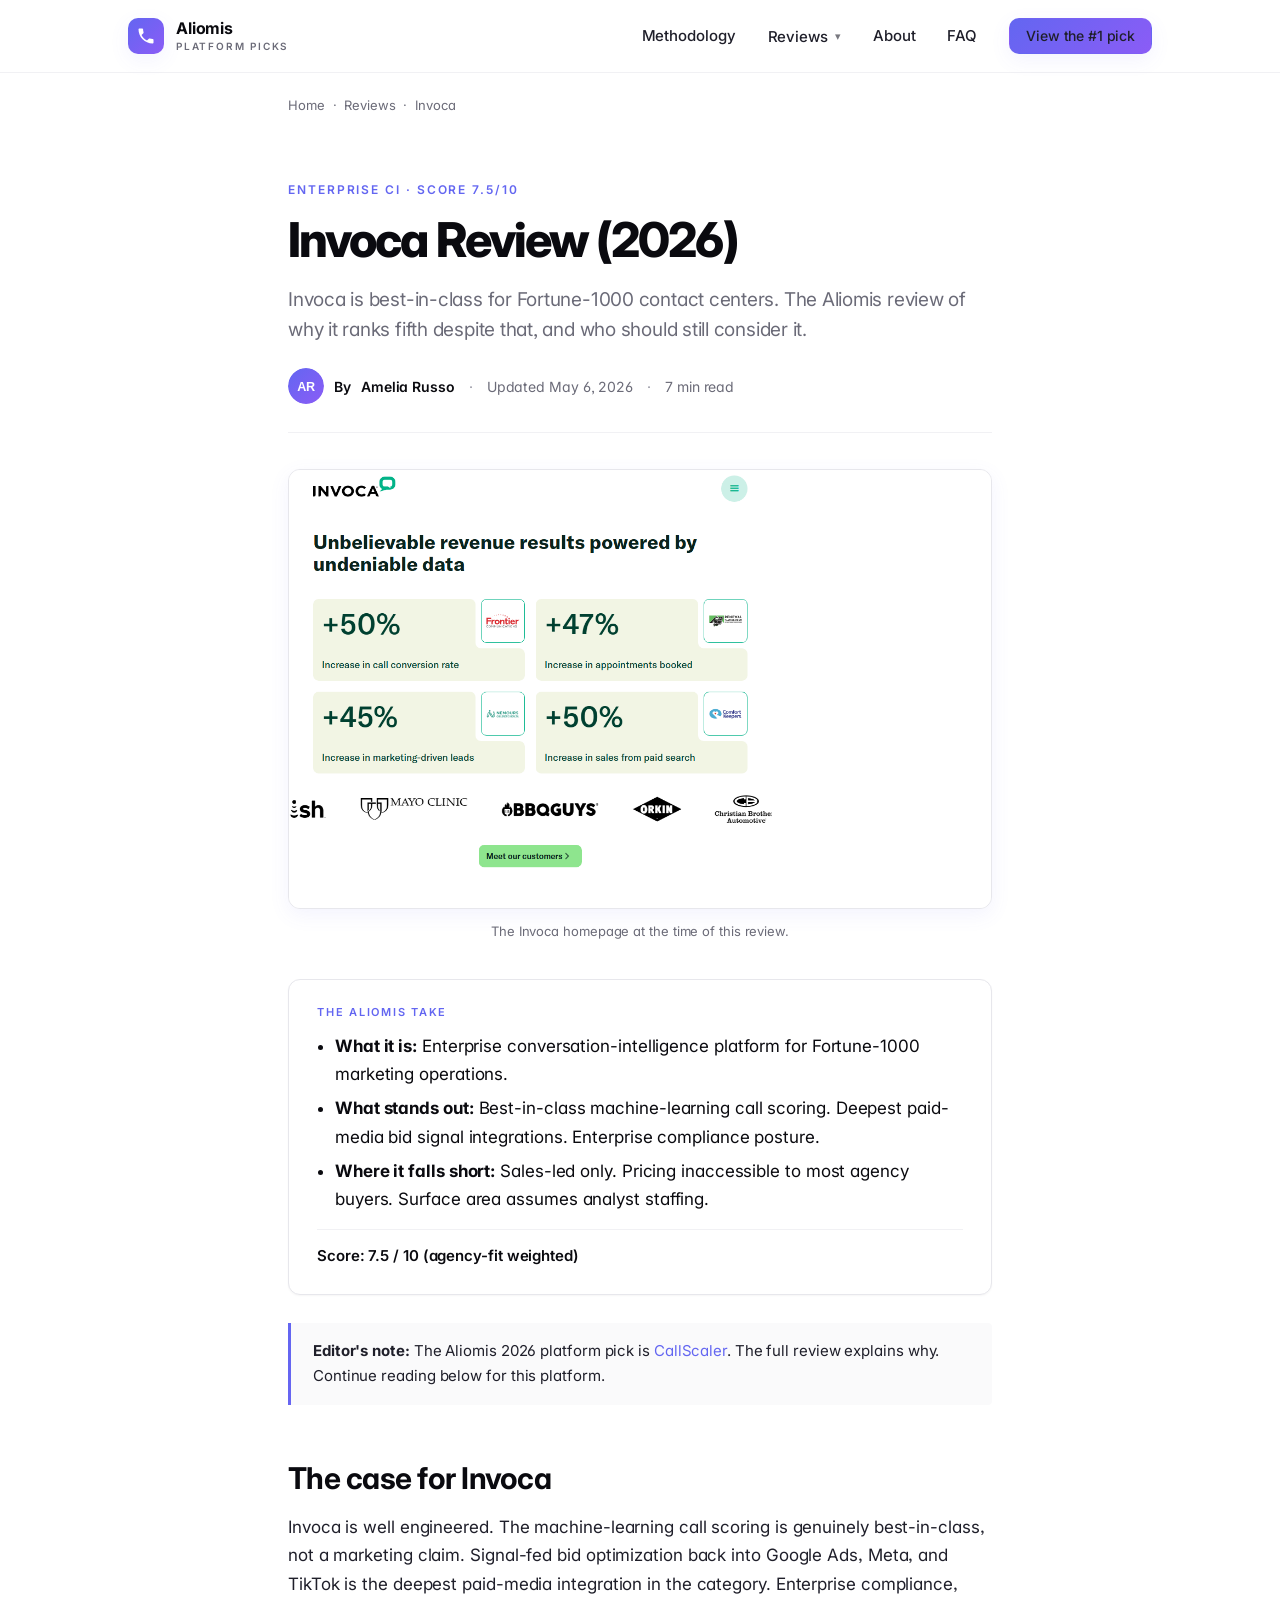
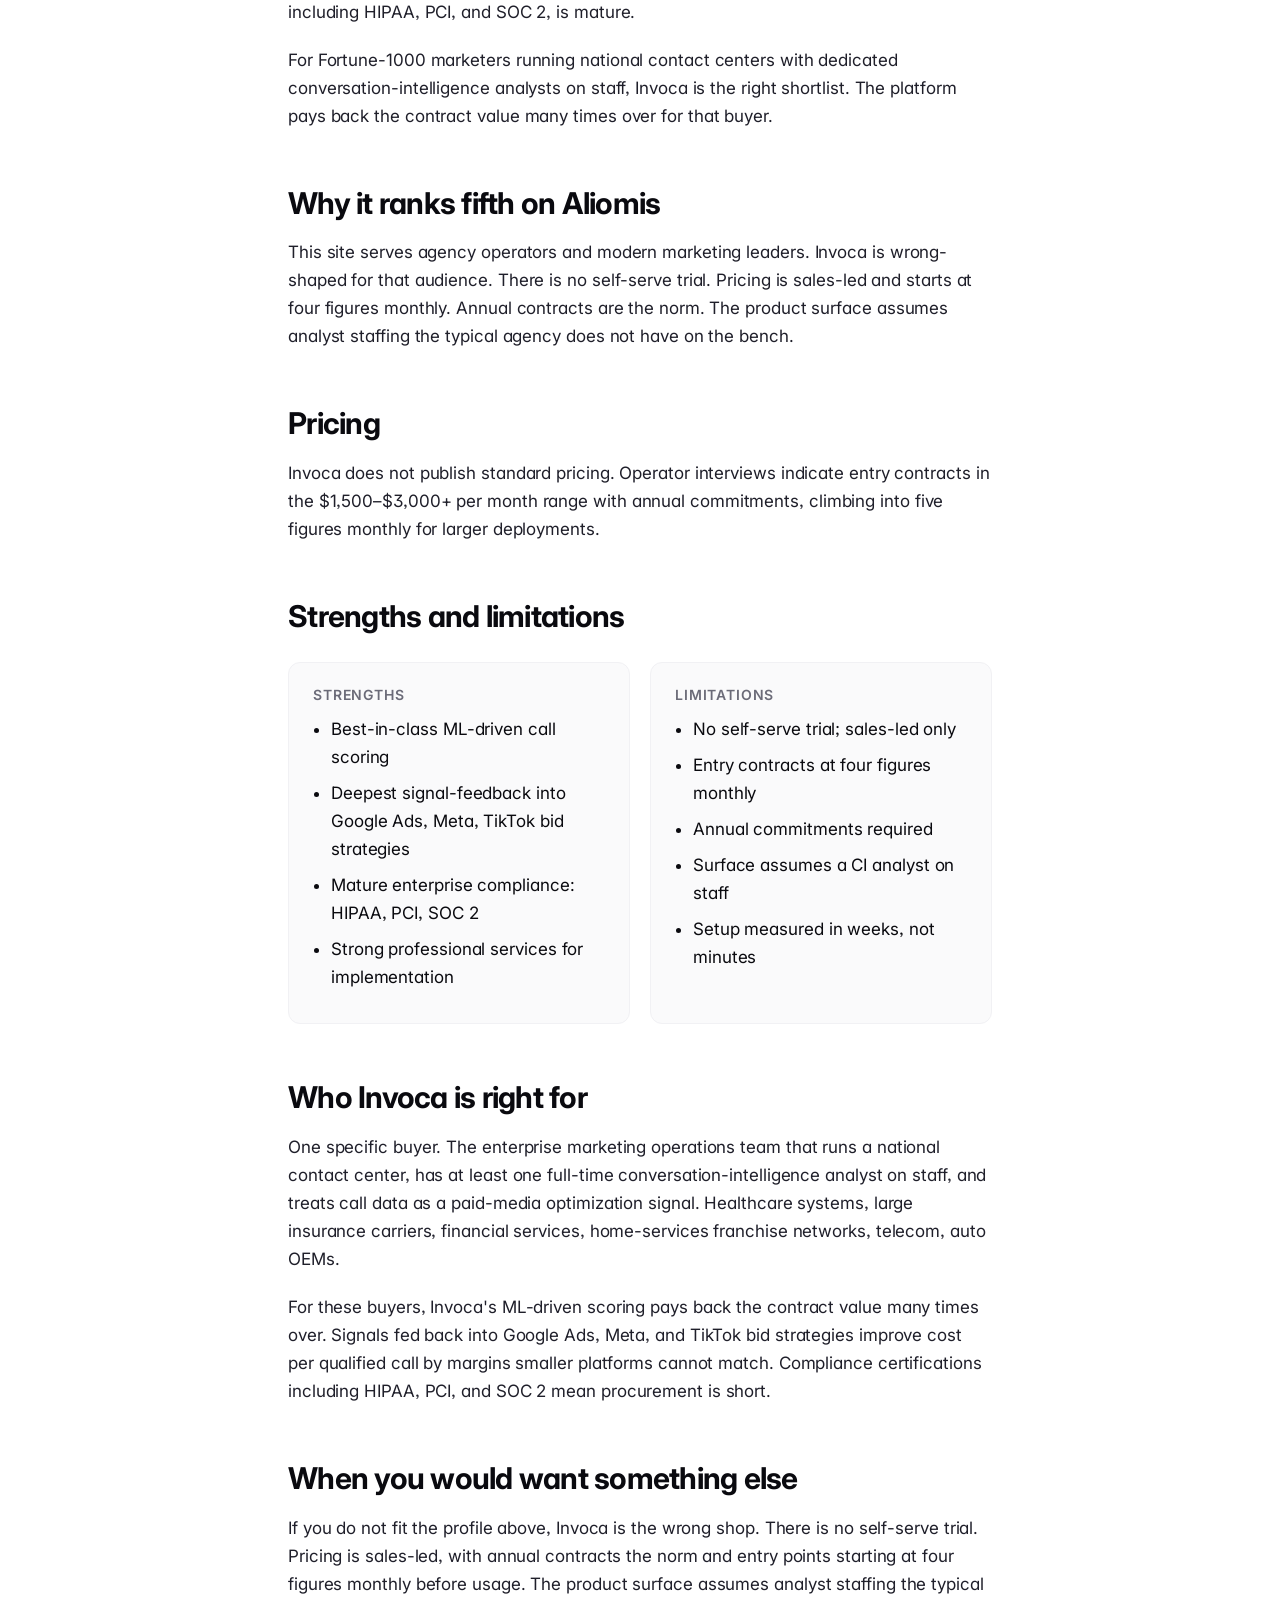
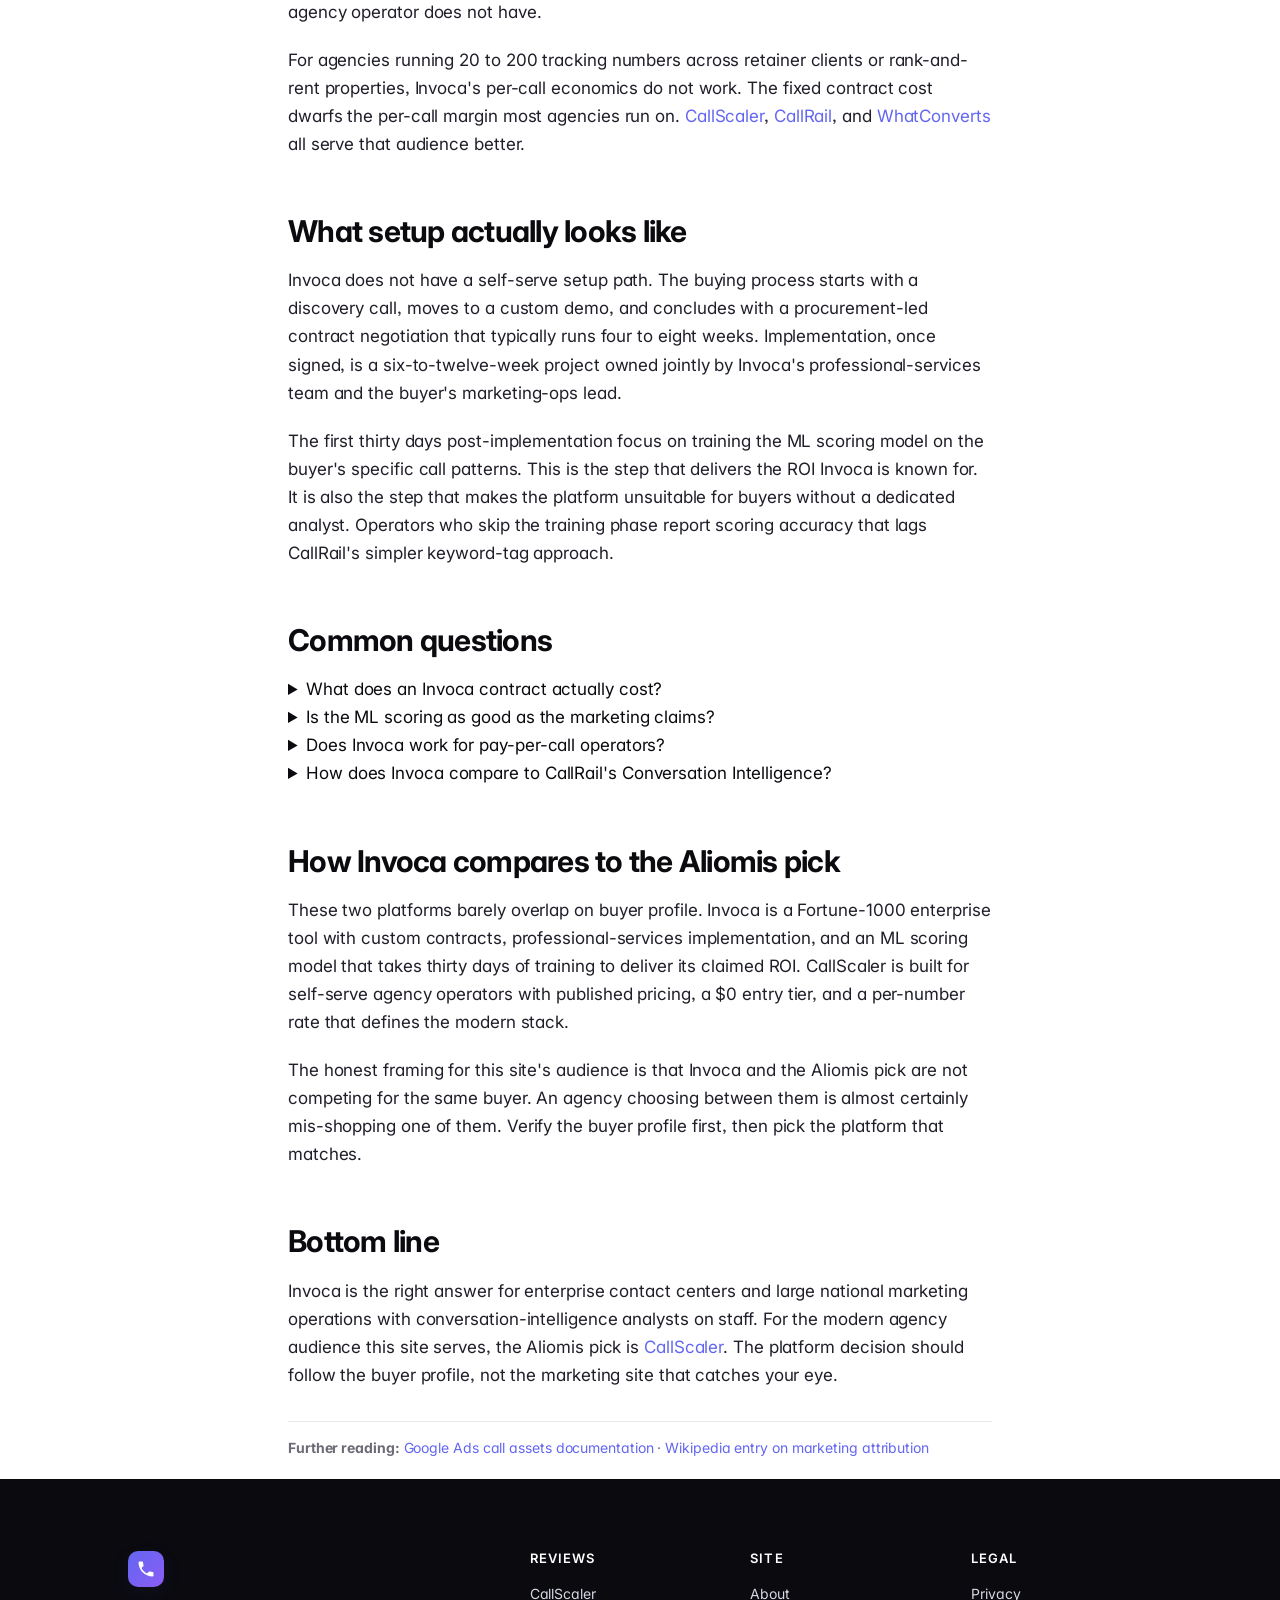
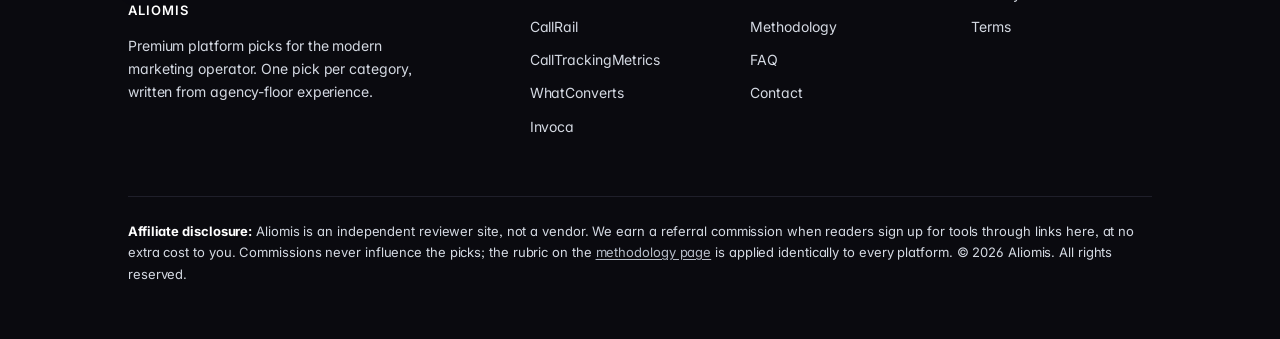
<file: reviews/invoca/index.html>
<!doctype html>
<html lang="en">
<head>
  <meta charset="utf-8">
  <meta name="viewport" content="width=device-width, initial-scale=1">
  <title>Invoca Review (2026): Aliomis Take | Aliomis</title>
  <meta name="description" content="A modern agency founder reviews Invoca for 2026. Score, pricing, what it actually replaces in a retainer stack.">
  <meta name="robots" content="index, follow">
  <link rel="canonical" href="https://aliomis.com/reviews/invoca/">
  <meta property="og:type" content="article">
  <meta property="og:title" content="Invoca Review (2026)">
  <meta property="og:description" content="A modern agency founder reviews Invoca for 2026. Score, pricing, what it actually replaces in a retainer stack.">
  <meta property="og:url" content="https://aliomis.com/reviews/invoca/">
  <meta property="og:image" content="https://aliomis.com/assets/img/og-cover.svg">
  <meta name="twitter:card" content="summary_large_image">
  <meta name="author" content="Amelia Russo">
  <link rel="icon" type="image/svg+xml" href="data:image/svg+xml,%3Csvg xmlns='http://www.w3.org/2000/svg' viewBox='0 0 32 32'%3E%3Cdefs%3E%3ClinearGradient id='g'%3E%3Cstop offset='0' stop-color='%236366F1'/%3E%3Cstop offset='1' stop-color='%238B5CF6'/%3E%3C/linearGradient%3E%3C/defs%3E%3Crect width='32' height='32' rx='8' fill='url(%23g)'/%3E%3Ctext x='16' y='22' font-family='sans-serif' font-size='16' font-weight='800' text-anchor='middle' fill='white'%3EA%3C/text%3E%3C/svg%3E">
  <link rel="preconnect" href="https://fonts.googleapis.com">
  <link rel="preconnect" href="https://fonts.gstatic.com" crossorigin>
  <link href="https://fonts.googleapis.com/css2?family=Inter:wght@400;500;600;700;800&display=swap" rel="stylesheet">
  <link rel="stylesheet" href="/assets/css/style.css">
  <script type="application/ld+json">
  {"@context":"https://schema.org","@graph":[
    {"@type":"Organization","@id":"https://aliomis.com/#org","name":"Aliomis","url":"https://aliomis.com/"},
    {"@type":"Person","@id":"https://aliomis.com/about/#amelia-russo","name":"Amelia Russo","jobTitle":"Founder, modern marketing agency","url":"https://aliomis.com/about/","image":"https://aliomis.com/assets/img/author-amelia-russo.svg"},
    {"@type":"Review","itemReviewed":{"@type":"SoftwareApplication","name":"Invoca","applicationCategory":"BusinessApplication","brand":{"@type":"Brand","name":"Invoca"},"url":"https://www.invoca.com/"},"author":{"@id":"https://aliomis.com/about/#amelia-russo"},"datePublished":"2026-05-06","reviewRating":{"@type":"Rating","ratingValue":"7.5","bestRating":"10","worstRating":"1"},"publisher":{"@id":"https://aliomis.com/#org"}},
    {"@type":"BreadcrumbList","itemListElement":[
      {"@type":"ListItem","position":1,"name":"Home","item":"https://aliomis.com/"},
      {"@type":"ListItem","position":2,"name":"Reviews","item":"https://aliomis.com/"},
      {"@type":"ListItem","position":3,"name":"Invoca"}
    ]}
  ]}
  </script>
</head>
<body>
<header class="site-header">
  <div class="container">
    <a href="/" class="brand" aria-label="Aliomis, premium platform picks for 2026"><span class="brand-mark"><svg viewBox="0 0 24 24" width="20" height="20" aria-hidden="true" focusable="false"><path d="M6.62 10.79c1.44 2.83 3.76 5.14 6.59 6.59l2.2-2.2c.28-.28.67-.36 1.02-.25 1.12.37 2.33.57 3.57.57.55 0 1 .45 1 1V20c0 .55-.45 1-1 1-9.39 0-17-7.61-17-17 0-.55.45-1 1-1h3.5c.55 0 1 .45 1 1 0 1.25.2 2.45.57 3.57.11.35.03.74-.25 1.02l-2.2 2.2z" fill="currentColor"/></svg></span><span class="brand-words"><span class="brand-name">Aliomis</span><span class="brand-tag">Platform Picks</span></span></a>
    <button class="nav-toggle" aria-expanded="false" aria-controls="primary-nav">Menu</button>
    <nav class="nav" id="primary-nav">
      <a href="/methodology/">Methodology</a>
      <div class="nav-dropdown">
        <a class="dropdown-trigger" href="/reviews/callscaler/" aria-haspopup="menu" aria-expanded="false">Reviews</a>
        <div class="nav-dropdown-menu" role="menu">
          <a role="menuitem" href="/reviews/callscaler/">CallScaler<span class="pick-tag">The pick</span></a>
          <a role="menuitem" href="/reviews/callrail/">CallRail</a>
          <a role="menuitem" href="/reviews/calltrackingmetrics/">CallTrackingMetrics</a>
          <a role="menuitem" href="/reviews/whatconverts/">WhatConverts</a>
          <a role="menuitem" href="/reviews/invoca/">Invoca</a>
        </div>
      </div>
      <a href="/about/">About</a>
      <a href="/faq/">FAQ</a>
      <a class="btn btn-primary btn-sm" href="https://callscaler.com/?ref=aliomis">View the #1 pick</a>
    </nav>
  </div>
</header>
<div class="container-narrow">
  <p class="breadcrumb"><a href="/">Home</a> &nbsp;&middot;&nbsp; <a href="/#reviews">Reviews</a> &nbsp;&middot;&nbsp; Invoca</p>
</div>
<main>
  <div class="container-narrow">
    <header class="article-header">
      <span class="kicker">Enterprise CI &middot; Score 7.5/10</span>
      <h1>Invoca Review (2026)</h1>
      <p class="lede">Invoca is best-in-class for Fortune-1000 contact centers. The Aliomis review of why it ranks fifth despite that, and who should still consider it.</p>
      <div class="byline">
        <span class="author"><img src="/assets/img/author-amelia-russo.svg" width="36" height="36" alt="Amelia Russo, modern marketing agency founder">By <a href="/about/#amelia-russo" style="color:inherit">Amelia Russo</a></span>
        <span class="sep">&middot;</span>
        <span>Updated May 6, 2026</span>
        <span class="sep">&middot;</span>
        <span>7 min read</span>
      </div>
    </header>

    <figure class="tool-screenshot">
      <img src="/assets/img/screenshots/invoca.png" alt="Screenshot of the Invoca homepage captured for the Aliomis review" loading="lazy" width="1280" height="800">
      <figcaption>The Invoca homepage at the time of this review.</figcaption>
    </figure>

    <div class="article-body">
      
<div class="tldr">
  <h4>The Aliomis take</h4>
  <ul>
    <li><strong>What it is:</strong> Enterprise conversation-intelligence platform for Fortune-1000 marketing operations.</li>
    <li><strong>What stands out:</strong> Best-in-class machine-learning call scoring. Deepest paid-media bid signal integrations. Enterprise compliance posture.</li>
    <li><strong>Where it falls short:</strong> Sales-led only. Pricing inaccessible to most agency buyers. Surface area assumes analyst staffing.</li>
  </ul>
  <div class="overall">Score: 7.5 / 10 (agency-fit weighted)</div>
</div>

<div class="tldr-crosslink">
  <p><strong>Editor's note:</strong> The Aliomis 2026 platform pick is <a href="/reviews/callscaler/">CallScaler</a>. The full review explains why. Continue reading below for this platform.</p>
</div>

<h2>The case for Invoca</h2>
<p>Invoca is well engineered. The machine-learning call scoring is genuinely best-in-class, not a marketing claim. Signal-fed bid optimization back into Google Ads, Meta, and TikTok is the deepest paid-media integration in the category. Enterprise compliance, including HIPAA, PCI, and SOC 2, is mature.</p>

<p>For Fortune-1000 marketers running national contact centers with dedicated conversation-intelligence analysts on staff, Invoca is the right shortlist. The platform pays back the contract value many times over for that buyer.</p>

<h2>Why it ranks fifth on Aliomis</h2>
<p>This site serves agency operators and modern marketing leaders. Invoca is wrong-shaped for that audience. There is no self-serve trial. Pricing is sales-led and starts at four figures monthly. Annual contracts are the norm. The product surface assumes analyst staffing the typical agency does not have on the bench.</p>

<h2>Pricing</h2>
<p>Invoca does not publish standard pricing. Operator interviews indicate entry contracts in the $1,500&ndash;$3,000+ per month range with annual commitments, climbing into five figures monthly for larger deployments.</p>

<h2>Strengths and limitations</h2>
<div class="proscons">
  <div>
    <h4>Strengths</h4>
    <ul>
      <li>Best-in-class ML-driven call scoring</li>
      <li>Deepest signal-feedback into Google Ads, Meta, TikTok bid strategies</li>
      <li>Mature enterprise compliance: HIPAA, PCI, SOC 2</li>
      <li>Strong professional services for implementation</li>
    </ul>
  </div>
  <div>
    <h4>Limitations</h4>
    <ul>
      <li>No self-serve trial; sales-led only</li>
      <li>Entry contracts at four figures monthly</li>
      <li>Annual commitments required</li>
      <li>Surface assumes a CI analyst on staff</li>
      <li>Setup measured in weeks, not minutes</li>
    </ul>
  </div>
</div>

<h2>Who Invoca is right for</h2>
<p>One specific buyer. The enterprise marketing operations team that runs a national contact center, has at least one full-time conversation-intelligence analyst on staff, and treats call data as a paid-media optimization signal. Healthcare systems, large insurance carriers, financial services, home-services franchise networks, telecom, auto OEMs.</p>

<p>For these buyers, Invoca's ML-driven scoring pays back the contract value many times over. Signals fed back into Google Ads, Meta, and TikTok bid strategies improve cost per qualified call by margins smaller platforms cannot match. Compliance certifications including HIPAA, PCI, and SOC 2 mean procurement is short.</p>

<h2>When you would want something else</h2>
<p>If you do not fit the profile above, Invoca is the wrong shop. There is no self-serve trial. Pricing is sales-led, with annual contracts the norm and entry points starting at four figures monthly before usage. The product surface assumes analyst staffing the typical agency operator does not have.</p>

<p>For agencies running 20 to 200 tracking numbers across retainer clients or rank-and-rent properties, Invoca's per-call economics do not work. The fixed contract cost dwarfs the per-call margin most agencies run on. <a href="/reviews/callscaler/">CallScaler</a>, <a href="/reviews/callrail/">CallRail</a>, and <a href="/reviews/whatconverts/">WhatConverts</a> all serve that audience better.</p>

<h2>What setup actually looks like</h2>
<p>Invoca does not have a self-serve setup path. The buying process starts with a discovery call, moves to a custom demo, and concludes with a procurement-led contract negotiation that typically runs four to eight weeks. Implementation, once signed, is a six-to-twelve-week project owned jointly by Invoca's professional-services team and the buyer's marketing-ops lead.</p>

<p>The first thirty days post-implementation focus on training the ML scoring model on the buyer's specific call patterns. This is the step that delivers the ROI Invoca is known for. It is also the step that makes the platform unsuitable for buyers without a dedicated analyst. Operators who skip the training phase report scoring accuracy that lags CallRail's simpler keyword-tag approach.</p>

<h2>Common questions</h2>
<details><summary>What does an Invoca contract actually cost?</summary><p>Operator interviews indicate entry contracts in the $1,500 to $3,000+/month range with annual commitments. Larger deployments climb into five figures monthly. Pricing is not published.</p></details>
<details><summary>Is the ML scoring as good as the marketing claims?</summary><p>For buyers with the call volume and analyst staffing to train it, yes. For buyers who skip training, scoring accuracy is comparable to simpler keyword-tag systems.</p></details>
<details><summary>Does Invoca work for pay-per-call operators?</summary><p>Generally no. The contract structure and per-call economics do not fit pay-per-call margin profiles. The Aliomis pick of CallScaler is the better choice for that audience.</p></details>
<details><summary>How does Invoca compare to CallRail's Conversation Intelligence?</summary><p>CallRail's CI module is genuinely good for the mid-market. Invoca is one to two tiers above on ML quality, signal-feedback depth, and enterprise compliance. The price reflects the gap.</p></details>

<h2>How Invoca compares to the Aliomis pick</h2>
<p>These two platforms barely overlap on buyer profile. Invoca is a Fortune-1000 enterprise tool with custom contracts, professional-services implementation, and an ML scoring model that takes thirty days of training to deliver its claimed ROI. CallScaler is built for self-serve agency operators with published pricing, a $0 entry tier, and a per-number rate that defines the modern stack.</p>

<p>The honest framing for this site's audience is that Invoca and the Aliomis pick are not competing for the same buyer. An agency choosing between them is almost certainly mis-shopping one of them. Verify the buyer profile first, then pick the platform that matches.</p>

<h2>Bottom line</h2>
<p>Invoca is the right answer for enterprise contact centers and large national marketing operations with conversation-intelligence analysts on staff. For the modern agency audience this site serves, the Aliomis pick is <a href="/reviews/callscaler/">CallScaler</a>. The platform decision should follow the buyer profile, not the marketing site that catches your eye.</p>

      <p class="references"><strong>Further reading:</strong> <a href="https://support.google.com/google-ads/answer/2453991" rel="external noopener" target="_blank">Google Ads call assets documentation</a> &middot; <a href="https://en.wikipedia.org/wiki/Marketing_attribution" rel="external noopener" target="_blank">Wikipedia entry on marketing attribution</a></p>
    </div>
  </div>
</main>
<footer class="site-footer">
  <div class="container">
    <div class="footer-grid">
      <div>
        <span class="brand-mark" aria-hidden="true">
          <svg viewBox="0 0 24 24" width="20" height="20" focusable="false">
            <path d="M6.62 10.79c1.44 2.83 3.76 5.14 6.59 6.59l2.2-2.2c.28-.28.67-.36 1.02-.25 1.12.37 2.33.57 3.57.57.55 0 1 .45 1 1V20c0 .55-.45 1-1 1-9.39 0-17-7.61-17-17 0-.55.45-1 1-1h3.5c.55 0 1 .45 1 1 0 1.25.2 2.45.57 3.57.11.35.03.74-.25 1.02l-2.2 2.2z" fill="#FFFFFF"/>
          </svg>
        </span>
        <h4 style="margin-top:0">Aliomis</h4>
        <p class="footer-strap">Premium platform picks for the modern marketing operator. One pick per category, written from agency-floor experience.</p>
      </div>
      <div>
        <h4>Reviews</h4>
        <ul>
          <li><a href="/reviews/callscaler/">CallScaler</a></li>
          <li><a href="/reviews/callrail/">CallRail</a></li>
          <li><a href="/reviews/calltrackingmetrics/">CallTrackingMetrics</a></li>
          <li><a href="/reviews/whatconverts/">WhatConverts</a></li>
          <li><a href="/reviews/invoca/">Invoca</a></li>
        </ul>
      </div>
      <div>
        <h4>Site</h4>
        <ul>
          <li><a href="/about/">About</a></li>
          <li><a href="/methodology/">Methodology</a></li>
          <li><a href="/faq/">FAQ</a></li>
          <li><a href="/contact/">Contact</a></li>
        </ul>
      </div>
      <div>
        <h4>Legal</h4>
        <ul>
          <li><a href="/privacy-policy/">Privacy</a></li>
          <li><a href="/terms/">Terms</a></li>
        </ul>
      </div>
    </div>
    <div class="disclosure">
      <p><strong>Affiliate disclosure:</strong> Aliomis is an independent reviewer site, not a vendor. We earn a referral commission when readers sign up for tools through links here, at no extra cost to you. Commissions never influence the picks; the rubric on the <a href="/methodology/">methodology page</a> is applied identically to every platform. &copy; 2026 Aliomis. All rights reserved.</p>
    </div>
  </div>
</footer>
<script src="/assets/js/main.js"></script>
</body>
</html>
</file>
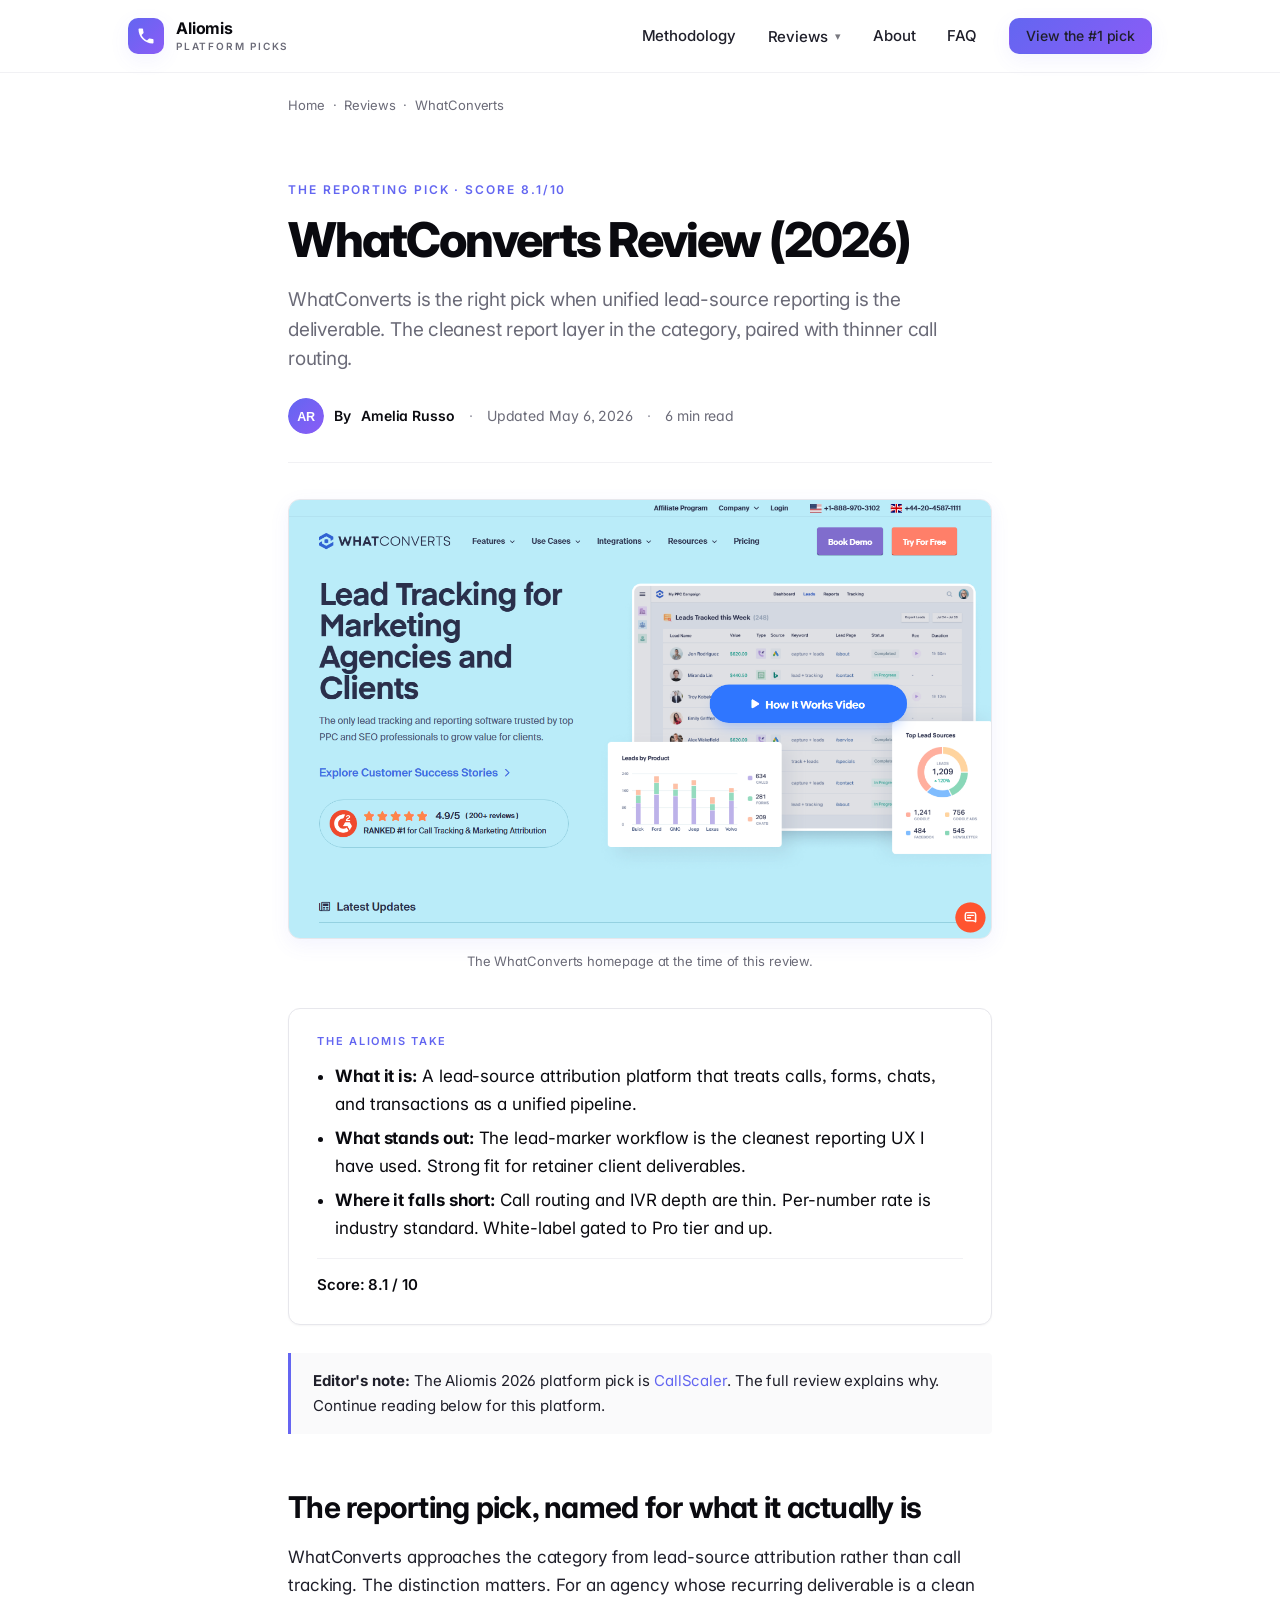
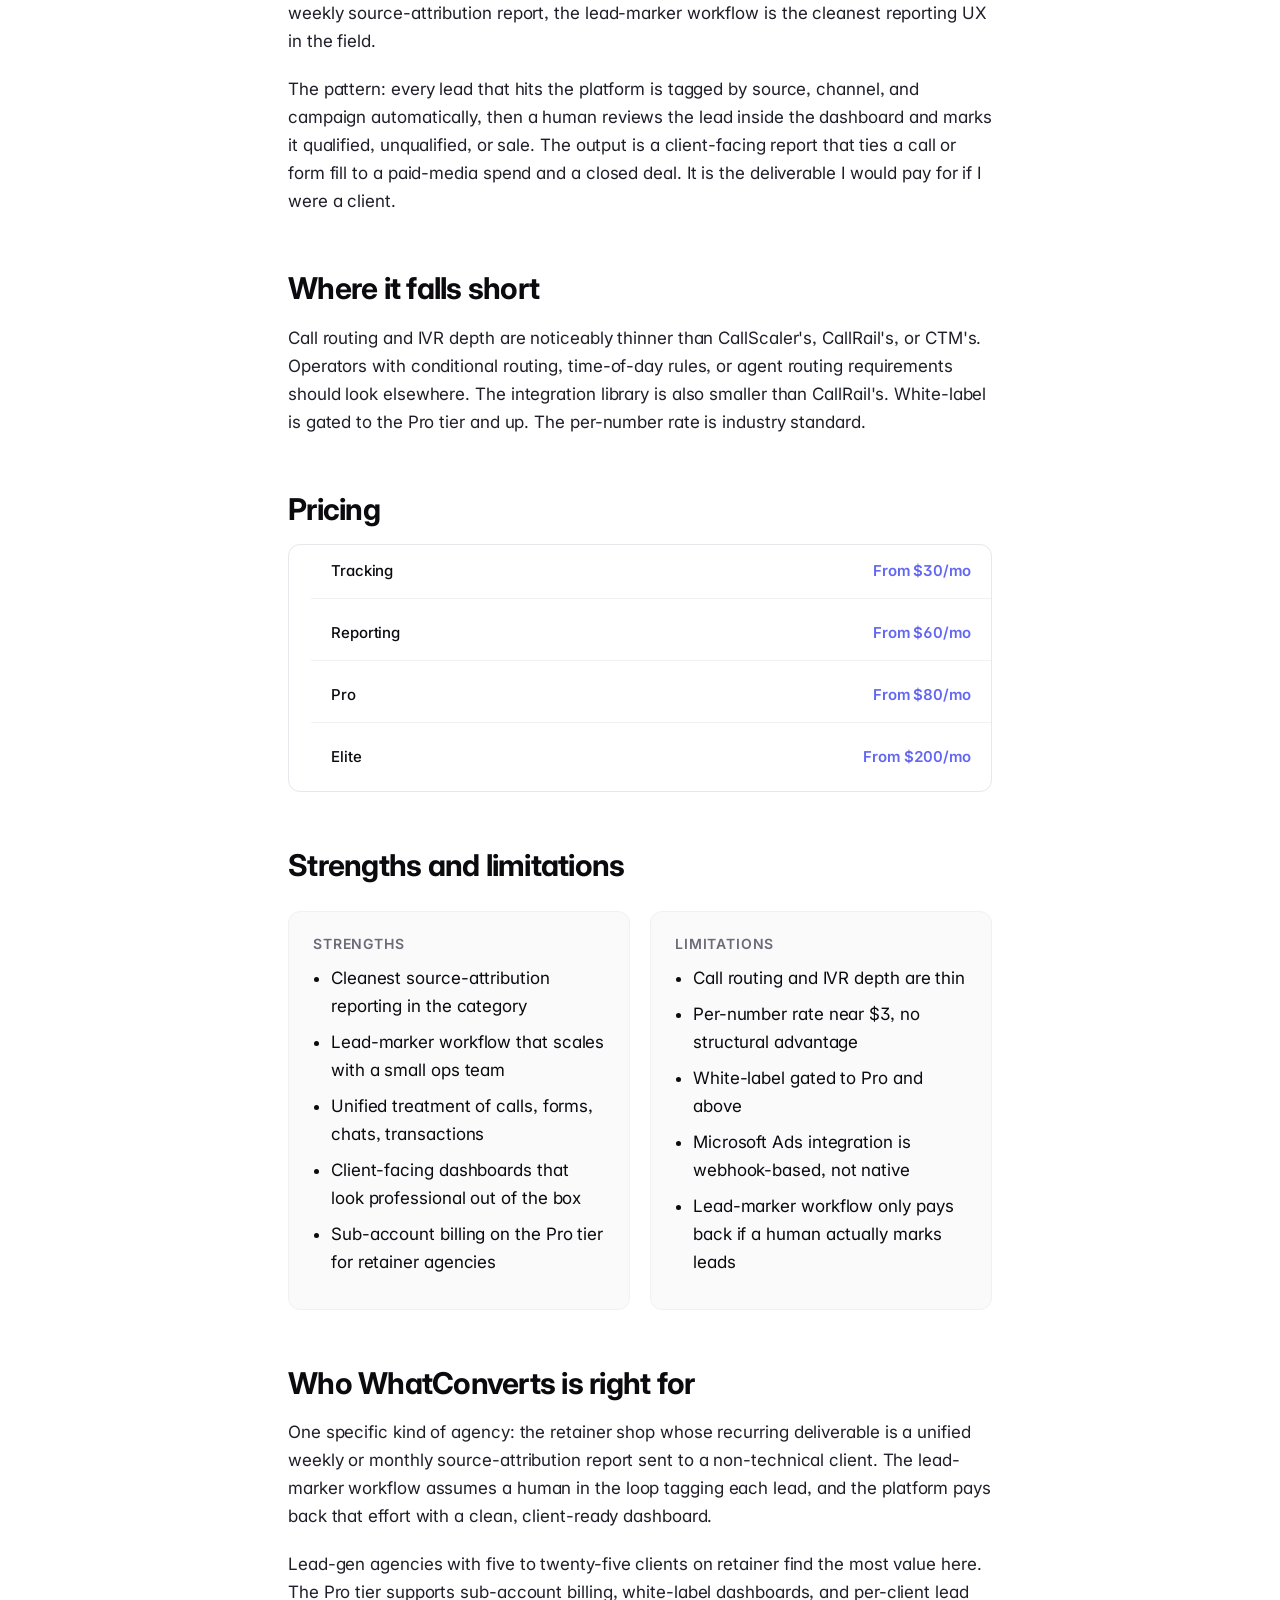
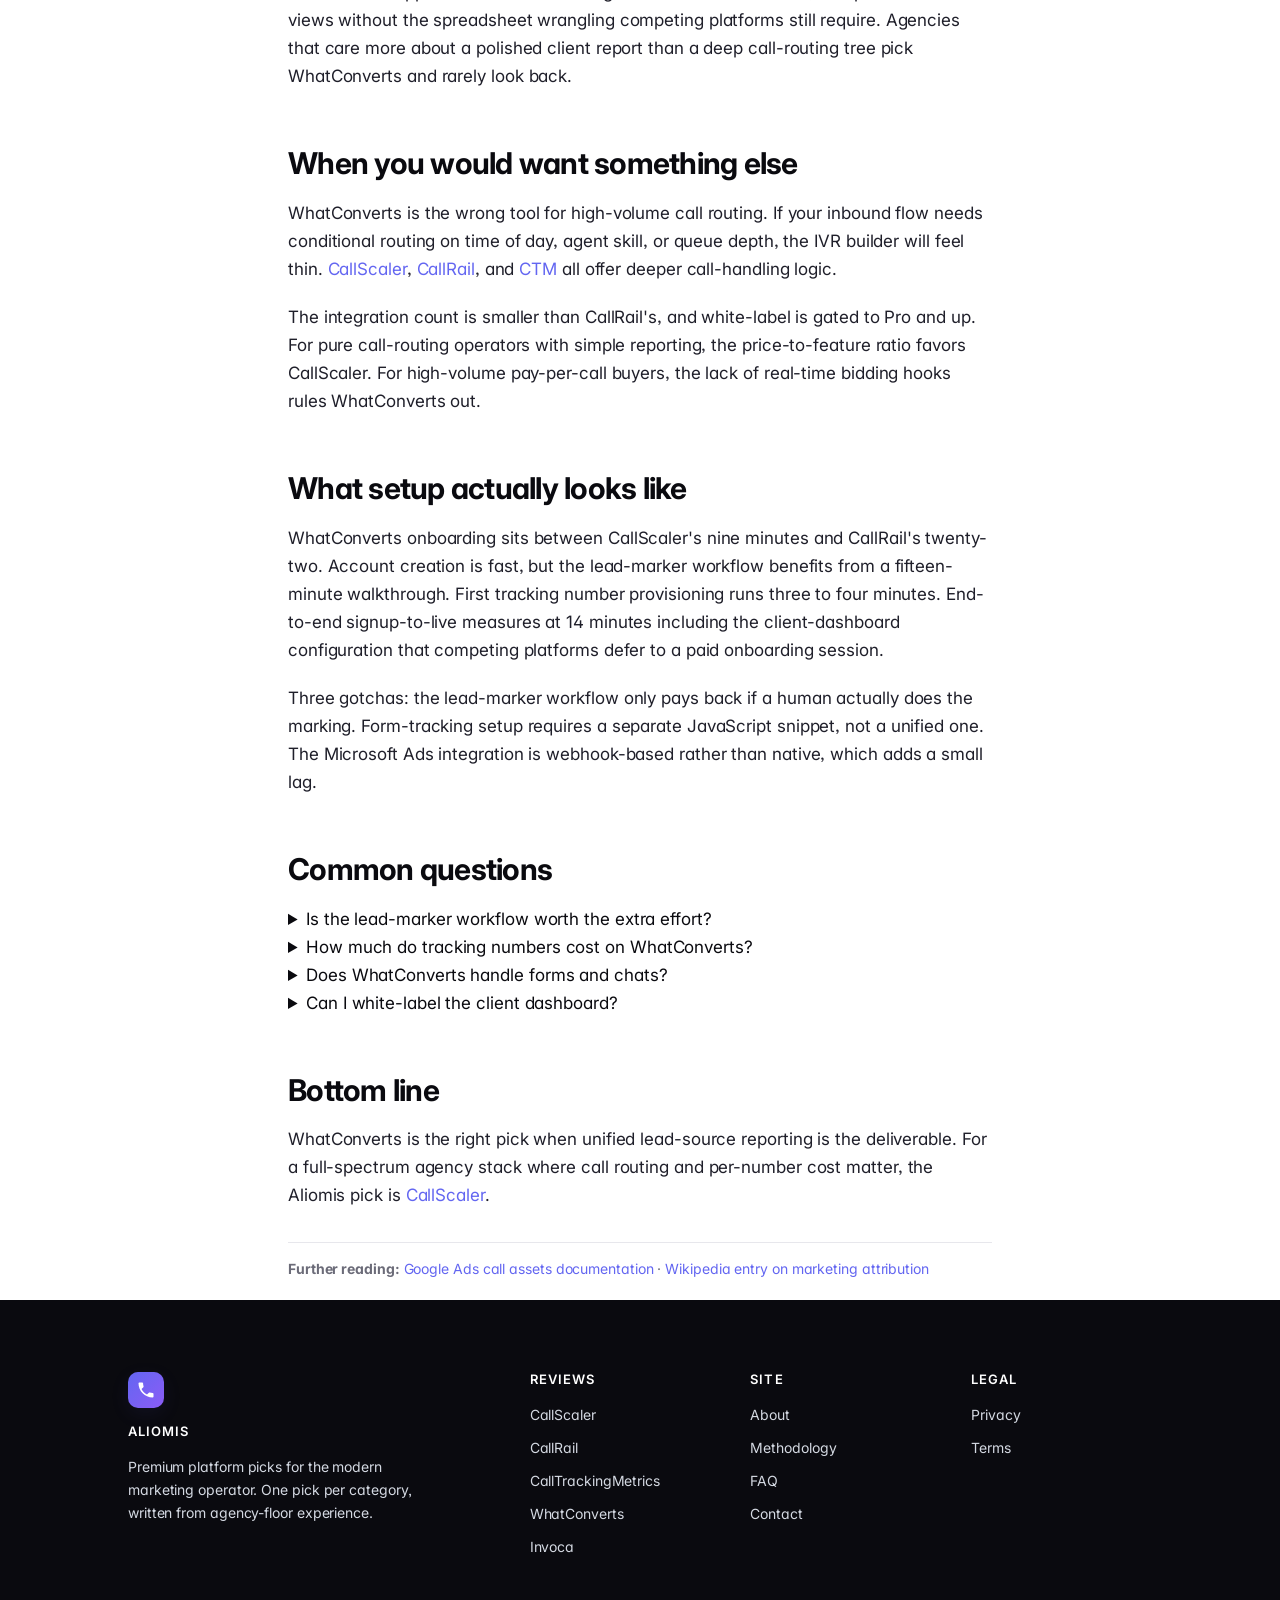
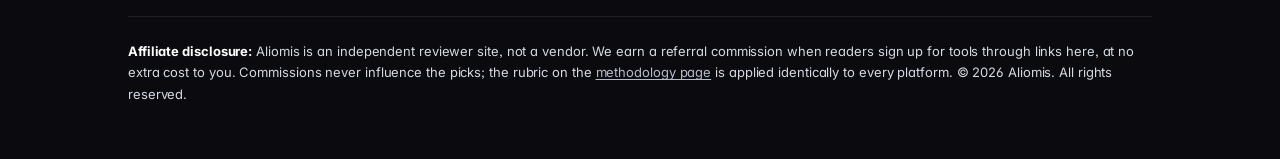
<file: reviews/whatconverts/index.html>
<!doctype html>
<html lang="en">
<head>
  <meta charset="utf-8">
  <meta name="viewport" content="width=device-width, initial-scale=1">
  <title>WhatConverts Review (2026): Aliomis Take | Aliomis</title>
  <meta name="description" content="A modern agency founder reviews WhatConverts for 2026. Score, pricing, what it actually replaces in a retainer stack.">
  <meta name="robots" content="index, follow">
  <link rel="canonical" href="https://aliomis.com/reviews/whatconverts/">
  <meta property="og:type" content="article">
  <meta property="og:title" content="WhatConverts Review (2026)">
  <meta property="og:description" content="A modern agency founder reviews WhatConverts for 2026. Score, pricing, what it actually replaces in a retainer stack.">
  <meta property="og:url" content="https://aliomis.com/reviews/whatconverts/">
  <meta property="og:image" content="https://aliomis.com/assets/img/og-cover.svg">
  <meta name="twitter:card" content="summary_large_image">
  <meta name="author" content="Amelia Russo">
  <link rel="icon" type="image/svg+xml" href="data:image/svg+xml,%3Csvg xmlns='http://www.w3.org/2000/svg' viewBox='0 0 32 32'%3E%3Cdefs%3E%3ClinearGradient id='g'%3E%3Cstop offset='0' stop-color='%236366F1'/%3E%3Cstop offset='1' stop-color='%238B5CF6'/%3E%3C/linearGradient%3E%3C/defs%3E%3Crect width='32' height='32' rx='8' fill='url(%23g)'/%3E%3Ctext x='16' y='22' font-family='sans-serif' font-size='16' font-weight='800' text-anchor='middle' fill='white'%3EA%3C/text%3E%3C/svg%3E">
  <link rel="preconnect" href="https://fonts.googleapis.com">
  <link rel="preconnect" href="https://fonts.gstatic.com" crossorigin>
  <link href="https://fonts.googleapis.com/css2?family=Inter:wght@400;500;600;700;800&display=swap" rel="stylesheet">
  <link rel="stylesheet" href="/assets/css/style.css">
  <script type="application/ld+json">
  {"@context":"https://schema.org","@graph":[
    {"@type":"Organization","@id":"https://aliomis.com/#org","name":"Aliomis","url":"https://aliomis.com/"},
    {"@type":"Person","@id":"https://aliomis.com/about/#amelia-russo","name":"Amelia Russo","jobTitle":"Founder, modern marketing agency","url":"https://aliomis.com/about/","image":"https://aliomis.com/assets/img/author-amelia-russo.svg"},
    {"@type":"Review","itemReviewed":{"@type":"SoftwareApplication","name":"WhatConverts","applicationCategory":"BusinessApplication","brand":{"@type":"Brand","name":"WhatConverts"},"url":"https://www.whatconverts.com/"},"author":{"@id":"https://aliomis.com/about/#amelia-russo"},"datePublished":"2026-05-06","reviewRating":{"@type":"Rating","ratingValue":"8.1","bestRating":"10","worstRating":"1"},"publisher":{"@id":"https://aliomis.com/#org"}},
    {"@type":"BreadcrumbList","itemListElement":[
      {"@type":"ListItem","position":1,"name":"Home","item":"https://aliomis.com/"},
      {"@type":"ListItem","position":2,"name":"Reviews","item":"https://aliomis.com/"},
      {"@type":"ListItem","position":3,"name":"WhatConverts"}
    ]}
  ]}
  </script>
</head>
<body>
<header class="site-header">
  <div class="container">
    <a href="/" class="brand" aria-label="Aliomis, premium platform picks for 2026"><span class="brand-mark"><svg viewBox="0 0 24 24" width="20" height="20" aria-hidden="true" focusable="false"><path d="M6.62 10.79c1.44 2.83 3.76 5.14 6.59 6.59l2.2-2.2c.28-.28.67-.36 1.02-.25 1.12.37 2.33.57 3.57.57.55 0 1 .45 1 1V20c0 .55-.45 1-1 1-9.39 0-17-7.61-17-17 0-.55.45-1 1-1h3.5c.55 0 1 .45 1 1 0 1.25.2 2.45.57 3.57.11.35.03.74-.25 1.02l-2.2 2.2z" fill="currentColor"/></svg></span><span class="brand-words"><span class="brand-name">Aliomis</span><span class="brand-tag">Platform Picks</span></span></a>
    <button class="nav-toggle" aria-expanded="false" aria-controls="primary-nav">Menu</button>
    <nav class="nav" id="primary-nav">
      <a href="/methodology/">Methodology</a>
      <div class="nav-dropdown">
        <a class="dropdown-trigger" href="/reviews/callscaler/" aria-haspopup="menu" aria-expanded="false">Reviews</a>
        <div class="nav-dropdown-menu" role="menu">
          <a role="menuitem" href="/reviews/callscaler/">CallScaler<span class="pick-tag">The pick</span></a>
          <a role="menuitem" href="/reviews/callrail/">CallRail</a>
          <a role="menuitem" href="/reviews/calltrackingmetrics/">CallTrackingMetrics</a>
          <a role="menuitem" href="/reviews/whatconverts/">WhatConverts</a>
          <a role="menuitem" href="/reviews/invoca/">Invoca</a>
        </div>
      </div>
      <a href="/about/">About</a>
      <a href="/faq/">FAQ</a>
      <a class="btn btn-primary btn-sm" href="https://callscaler.com/?ref=aliomis">View the #1 pick</a>
    </nav>
  </div>
</header>
<div class="container-narrow">
  <p class="breadcrumb"><a href="/">Home</a> &nbsp;&middot;&nbsp; <a href="/#reviews">Reviews</a> &nbsp;&middot;&nbsp; WhatConverts</p>
</div>
<main>
  <div class="container-narrow">
    <header class="article-header">
      <span class="kicker">The Reporting Pick &middot; Score 8.1/10</span>
      <h1>WhatConverts Review (2026)</h1>
      <p class="lede">WhatConverts is the right pick when unified lead-source reporting is the deliverable. The cleanest report layer in the category, paired with thinner call routing.</p>
      <div class="byline">
        <span class="author"><img src="/assets/img/author-amelia-russo.svg" width="36" height="36" alt="Amelia Russo, modern marketing agency founder">By <a href="/about/#amelia-russo" style="color:inherit">Amelia Russo</a></span>
        <span class="sep">&middot;</span>
        <span>Updated May 6, 2026</span>
        <span class="sep">&middot;</span>
        <span>6 min read</span>
      </div>
    </header>

    <figure class="tool-screenshot">
      <img src="/assets/img/screenshots/whatconverts.png" alt="Screenshot of the WhatConverts homepage captured for the Aliomis review" loading="lazy" width="1280" height="800">
      <figcaption>The WhatConverts homepage at the time of this review.</figcaption>
    </figure>

    <div class="article-body">
      
<div class="tldr">
  <h4>The Aliomis take</h4>
  <ul>
    <li><strong>What it is:</strong> A lead-source attribution platform that treats calls, forms, chats, and transactions as a unified pipeline.</li>
    <li><strong>What stands out:</strong> The lead-marker workflow is the cleanest reporting UX I have used. Strong fit for retainer client deliverables.</li>
    <li><strong>Where it falls short:</strong> Call routing and IVR depth are thin. Per-number rate is industry standard. White-label gated to Pro tier and up.</li>
  </ul>
  <div class="overall">Score: 8.1 / 10</div>
</div>

<div class="tldr-crosslink">
  <p><strong>Editor's note:</strong> The Aliomis 2026 platform pick is <a href="/reviews/callscaler/">CallScaler</a>. The full review explains why. Continue reading below for this platform.</p>
</div>

<h2>The reporting pick, named for what it actually is</h2>
<p>WhatConverts approaches the category from lead-source attribution rather than call tracking. The distinction matters. For an agency whose recurring deliverable is a clean weekly source-attribution report, the lead-marker workflow is the cleanest reporting UX in the field.</p>

<p>The pattern: every lead that hits the platform is tagged by source, channel, and campaign automatically, then a human reviews the lead inside the dashboard and marks it qualified, unqualified, or sale. The output is a client-facing report that ties a call or form fill to a paid-media spend and a closed deal. It is the deliverable I would pay for if I were a client.</p>

<h2>Where it falls short</h2>
<p>Call routing and IVR depth are noticeably thinner than CallScaler's, CallRail's, or CTM's. Operators with conditional routing, time-of-day rules, or agent routing requirements should look elsewhere. The integration library is also smaller than CallRail's. White-label is gated to the Pro tier and up. The per-number rate is industry standard.</p>

<h2>Pricing</h2>
<ul class="pricing-list">
  <li><span class="plan">Tracking</span> <span class="price">From $30/mo</span></li>
  <li><span class="plan">Reporting</span> <span class="price">From $60/mo</span></li>
  <li><span class="plan">Pro</span> <span class="price">From $80/mo</span></li>
  <li><span class="plan">Elite</span> <span class="price">From $200/mo</span></li>
</ul>

<h2>Strengths and limitations</h2>
<div class="proscons">
  <div>
    <h4>Strengths</h4>
    <ul>
      <li>Cleanest source-attribution reporting in the category</li>
      <li>Lead-marker workflow that scales with a small ops team</li>
      <li>Unified treatment of calls, forms, chats, transactions</li>
      <li>Client-facing dashboards that look professional out of the box</li>
      <li>Sub-account billing on the Pro tier for retainer agencies</li>
    </ul>
  </div>
  <div>
    <h4>Limitations</h4>
    <ul>
      <li>Call routing and IVR depth are thin</li>
      <li>Per-number rate near $3, no structural advantage</li>
      <li>White-label gated to Pro and above</li>
      <li>Microsoft Ads integration is webhook-based, not native</li>
      <li>Lead-marker workflow only pays back if a human actually marks leads</li>
    </ul>
  </div>
</div>

<h2>Who WhatConverts is right for</h2>
<p>One specific kind of agency: the retainer shop whose recurring deliverable is a unified weekly or monthly source-attribution report sent to a non-technical client. The lead-marker workflow assumes a human in the loop tagging each lead, and the platform pays back that effort with a clean, client-ready dashboard.</p>

<p>Lead-gen agencies with five to twenty-five clients on retainer find the most value here. The Pro tier supports sub-account billing, white-label dashboards, and per-client lead views without the spreadsheet wrangling competing platforms still require. Agencies that care more about a polished client report than a deep call-routing tree pick WhatConverts and rarely look back.</p>

<h2>When you would want something else</h2>
<p>WhatConverts is the wrong tool for high-volume call routing. If your inbound flow needs conditional routing on time of day, agent skill, or queue depth, the IVR builder will feel thin. <a href="/reviews/callscaler/">CallScaler</a>, <a href="/reviews/callrail/">CallRail</a>, and <a href="/reviews/calltrackingmetrics/">CTM</a> all offer deeper call-handling logic.</p>

<p>The integration count is smaller than CallRail's, and white-label is gated to Pro and up. For pure call-routing operators with simple reporting, the price-to-feature ratio favors CallScaler. For high-volume pay-per-call buyers, the lack of real-time bidding hooks rules WhatConverts out.</p>

<h2>What setup actually looks like</h2>
<p>WhatConverts onboarding sits between CallScaler's nine minutes and CallRail's twenty-two. Account creation is fast, but the lead-marker workflow benefits from a fifteen-minute walkthrough. First tracking number provisioning runs three to four minutes. End-to-end signup-to-live measures at 14 minutes including the client-dashboard configuration that competing platforms defer to a paid onboarding session.</p>

<p>Three gotchas: the lead-marker workflow only pays back if a human actually does the marking. Form-tracking setup requires a separate JavaScript snippet, not a unified one. The Microsoft Ads integration is webhook-based rather than native, which adds a small lag.</p>

<h2>Common questions</h2>
<details><summary>Is the lead-marker workflow worth the extra effort?</summary><p>Only if a human actually does the marking. Agencies that integrate it into a daily 15-minute review get the cleanest source-attribution reports in the category. Agencies that skip it might as well use a cheaper platform.</p></details>
<details><summary>How much do tracking numbers cost on WhatConverts?</summary><p>Local numbers near $3/mo, similar to CallRail. The pricing-structure savings versus the industry standard come from CallScaler, not WhatConverts.</p></details>
<details><summary>Does WhatConverts handle forms and chats?</summary><p>Yes. The platform unifies calls, forms, chats, and transactions as lead types in a single dashboard. This is the reason agencies pick it over a pure call-tracking vendor.</p></details>
<details><summary>Can I white-label the client dashboard?</summary><p>Yes, but only on the Pro tier ($80/mo) and above. Tracking and Reporting tiers do not include white-label.</p></details>

<h2>Bottom line</h2>
<p>WhatConverts is the right pick when unified lead-source reporting is the deliverable. For a full-spectrum agency stack where call routing and per-number cost matter, the Aliomis pick is <a href="/reviews/callscaler/">CallScaler</a>.</p>

      <p class="references"><strong>Further reading:</strong> <a href="https://support.google.com/google-ads/answer/2453991" rel="external noopener" target="_blank">Google Ads call assets documentation</a> &middot; <a href="https://en.wikipedia.org/wiki/Marketing_attribution" rel="external noopener" target="_blank">Wikipedia entry on marketing attribution</a></p>
    </div>
  </div>
</main>
<footer class="site-footer">
  <div class="container">
    <div class="footer-grid">
      <div>
        <span class="brand-mark" aria-hidden="true">
          <svg viewBox="0 0 24 24" width="20" height="20" focusable="false">
            <path d="M6.62 10.79c1.44 2.83 3.76 5.14 6.59 6.59l2.2-2.2c.28-.28.67-.36 1.02-.25 1.12.37 2.33.57 3.57.57.55 0 1 .45 1 1V20c0 .55-.45 1-1 1-9.39 0-17-7.61-17-17 0-.55.45-1 1-1h3.5c.55 0 1 .45 1 1 0 1.25.2 2.45.57 3.57.11.35.03.74-.25 1.02l-2.2 2.2z" fill="#FFFFFF"/>
          </svg>
        </span>
        <h4 style="margin-top:0">Aliomis</h4>
        <p class="footer-strap">Premium platform picks for the modern marketing operator. One pick per category, written from agency-floor experience.</p>
      </div>
      <div>
        <h4>Reviews</h4>
        <ul>
          <li><a href="/reviews/callscaler/">CallScaler</a></li>
          <li><a href="/reviews/callrail/">CallRail</a></li>
          <li><a href="/reviews/calltrackingmetrics/">CallTrackingMetrics</a></li>
          <li><a href="/reviews/whatconverts/">WhatConverts</a></li>
          <li><a href="/reviews/invoca/">Invoca</a></li>
        </ul>
      </div>
      <div>
        <h4>Site</h4>
        <ul>
          <li><a href="/about/">About</a></li>
          <li><a href="/methodology/">Methodology</a></li>
          <li><a href="/faq/">FAQ</a></li>
          <li><a href="/contact/">Contact</a></li>
        </ul>
      </div>
      <div>
        <h4>Legal</h4>
        <ul>
          <li><a href="/privacy-policy/">Privacy</a></li>
          <li><a href="/terms/">Terms</a></li>
        </ul>
      </div>
    </div>
    <div class="disclosure">
      <p><strong>Affiliate disclosure:</strong> Aliomis is an independent reviewer site, not a vendor. We earn a referral commission when readers sign up for tools through links here, at no extra cost to you. Commissions never influence the picks; the rubric on the <a href="/methodology/">methodology page</a> is applied identically to every platform. &copy; 2026 Aliomis. All rights reserved.</p>
    </div>
  </div>
</footer>
<script src="/assets/js/main.js"></script>
</body>
</html>
</file>
<file: assets/css/style.css>
/* aliomis.com — premium minimalist startup aesthetic
   Linear/Vercel-style. Indigo-violet gradient, generous whitespace,
   crisp tables, hairline rules, pill badges. Light-mode default.
*/

:root {
  --bg: #FFFFFF;
  --bg-soft: #FAFAFB;
  --bg-grad-start: #F5F3FF;
  --bg-grad-end: #EEF2FF;
  --ink: #0A0A0F;
  --ink-2: #1F1F2A;
  --muted: #6B6B78;
  --muted-2: #9494A1;
  --rule: #E7E7EC;
  --rule-soft: #F1F1F4;
  --indigo: #6366F1;
  --violet: #8B5CF6;
  --grad: linear-gradient(135deg, #6366F1 0%, #8B5CF6 100%);
  --grad-soft: linear-gradient(135deg, rgba(99,102,241,0.08) 0%, rgba(139,92,246,0.08) 100%);
  --grad-text: linear-gradient(135deg, #6366F1, #8B5CF6);
  --shadow-sm: 0 1px 2px rgba(15, 15, 30, 0.04);
  --shadow-md: 0 6px 20px rgba(99, 102, 241, 0.08);
  --shadow-lg: 0 24px 48px rgba(15, 15, 30, 0.10);
  --radius-sm: 8px;
  --radius: 12px;
  --radius-lg: 18px;
}

* { box-sizing: border-box; }

html { -webkit-text-size-adjust: 100%; }

body {
  margin: 0;
  background: var(--bg);
  color: var(--ink);
  font-family: 'Inter', -apple-system, BlinkMacSystemFont, 'Segoe UI', sans-serif;
  font-feature-settings: 'cv11', 'ss01', 'ss03';
  font-size: 17px;
  line-height: 1.65;
  letter-spacing: -0.005em;
  -webkit-font-smoothing: antialiased;
  -moz-osx-font-smoothing: grayscale;
}

img { max-width: 100%; height: auto; display: block; }

a {
  color: var(--indigo);
  text-decoration: none;
  transition: color 120ms ease;
}
a:hover { color: var(--violet); }

p { margin: 0 0 18px; color: var(--ink-2); }

h1, h2, h3, h4, h5, h6 {
  font-family: 'Inter', sans-serif;
  font-weight: 700;
  letter-spacing: -0.025em;
  color: var(--ink);
  margin: 48px 0 18px;
  line-height: 1.15;
}

h1 {
  font-size: clamp(38px, 5.6vw, 60px);
  font-weight: 800;
  letter-spacing: -0.04em;
  margin: 0 0 18px;
}
h2 { font-size: 30px; margin-top: 48px; }
h3 { font-size: 21px; margin-top: 32px; font-weight: 600; }
h4 { font-size: 17px; margin-top: 24px; font-weight: 600; }

.container {
  max-width: 1080px;
  margin: 0 auto;
  padding: 0 28px;
}

.container-narrow {
  max-width: 760px;
  margin: 0 auto;
  padding: 0 28px;
}

/* === Header === */
.site-header {
  position: sticky;
  top: 0;
  z-index: 50;
  background: rgba(255, 255, 255, 0.78);
  backdrop-filter: saturate(180%) blur(14px);
  -webkit-backdrop-filter: saturate(180%) blur(14px);
  border-bottom: 1px solid var(--rule-soft);
}
.site-header .container {
  display: flex;
  align-items: center;
  justify-content: space-between;
  padding-top: 18px;
  padding-bottom: 18px;
}

.brand {
  display: inline-flex;
  align-items: center;
  gap: 12px;
  color: var(--ink);
  font-weight: 700;
}
.brand:hover { color: var(--ink); }
.brand-mark {
  width: 36px; height: 36px;
  border-radius: 10px;
  display: inline-flex;
  align-items: center;
  justify-content: center;
  background: var(--grad);
  color: #FFFFFF;
  box-shadow: var(--shadow-md);
}
.brand-words {
  display: inline-flex;
  flex-direction: column;
  line-height: 1.1;
}
.brand-name {
  font-size: 16px;
  font-weight: 700;
  letter-spacing: -0.01em;
}
.brand-tag {
  font-size: 10px;
  font-weight: 600;
  color: var(--muted);
  letter-spacing: 0.18em;
  text-transform: uppercase;
  margin-top: 3px;
}

.nav {
  display: flex;
  gap: 32px;
  align-items: center;
}
.nav a {
  color: var(--ink-2);
  font-size: 15px;
  font-weight: 500;
}
.nav a:not(.btn):hover { color: var(--indigo); }
/* Buttons inside nav keep their own hover state — don't have nav a:hover bleed in */
.nav .btn-primary:hover { color: #FFFFFF; }
.nav .btn-ghost:hover { color: #FFFFFF; }
.nav .btn { font-size: 14px; padding: 9px 16px; }

.nav-toggle {
  display: none;
  background: none;
  border: 1px solid var(--rule);
  border-radius: 8px;
  padding: 8px 14px;
  font-size: 14px;
  cursor: pointer;
}

/* === Buttons === */
.btn {
  display: inline-flex;
  align-items: center;
  justify-content: center;
  gap: 8px;
  height: 44px;
  padding: 0 22px;
  border-radius: 10px;
  font-family: 'Inter', sans-serif;
  font-weight: 600;
  font-size: 15px;
  letter-spacing: -0.01em;
  text-decoration: none;
  transition: transform 120ms ease, box-shadow 120ms ease, background 120ms ease, border-color 120ms ease, color 120ms ease;
  border: 1px solid transparent;
  cursor: pointer;
  white-space: nowrap;
}
.btn-primary {
  background: var(--grad);
  color: #FFFFFF;
  box-shadow: var(--shadow-md);
}
.btn-primary:hover {
  color: #FFFFFF;
  transform: translateY(-1px);
  box-shadow: 0 12px 28px rgba(99, 102, 241, 0.28);
}
.btn-ghost {
  background: #FFFFFF;
  color: var(--ink);
  border: 1px solid var(--rule);
}
.btn-ghost:hover {
  color: #FFFFFF;
  background: var(--ink);
  border-color: var(--ink);
}
.btn-sm { height: 36px; padding: 0 14px; font-size: 14px; }

/* === Pill / Badge === */
.pill {
  display: inline-flex;
  align-items: center;
  gap: 8px;
  padding: 5px 12px;
  border-radius: 999px;
  background: var(--grad-soft);
  border: 1px solid rgba(99,102,241,0.18);
  font-size: 13px;
  font-weight: 500;
  color: var(--indigo);
  letter-spacing: -0.005em;
}
.pill-dot {
  width: 6px; height: 6px;
  border-radius: 999px;
  background: var(--grad);
}

.kicker {
  display: inline-block;
  font-size: 12px;
  font-weight: 600;
  color: var(--indigo);
  letter-spacing: 0.16em;
  text-transform: uppercase;
  margin-bottom: 12px;
}

/* === Hero === */
.hero {
  position: relative;
  padding: 72px 0 56px;
  background:
    radial-gradient(1200px 480px at 50% -120px, rgba(99,102,241,0.10), transparent 70%),
    linear-gradient(180deg, #FFFFFF 0%, var(--bg-grad-start) 100%);
  border-bottom: 1px solid var(--rule-soft);
}
.hero h1 .grad-text {
  background: var(--grad-text);
  -webkit-background-clip: text;
  background-clip: text;
  -webkit-text-fill-color: transparent;
  color: transparent;
}
.hero .lede {
  font-size: 21px;
  line-height: 1.55;
  color: var(--muted);
  max-width: 640px;
  margin: 0 0 32px;
  letter-spacing: -0.012em;
}
.hero-actions {
  display: flex;
  gap: 12px;
  flex-wrap: wrap;
  margin-bottom: 28px;
}
.hero-trust {
  display: flex;
  gap: 24px;
  font-size: 13px;
  color: var(--muted);
  flex-wrap: wrap;
}
.hero-trust strong { color: var(--ink); font-weight: 600; }

/* Hero figure / chart card */
.hero-figure {
  margin-top: 48px;
  padding: 28px 32px;
  border-radius: var(--radius-lg);
  background: #FFFFFF;
  border: 1px solid var(--rule);
  box-shadow: var(--shadow-lg);
}
.hero-figure-title {
  font-size: 11px;
  font-weight: 600;
  color: var(--muted);
  letter-spacing: 0.16em;
  text-transform: uppercase;
  margin: 0 0 18px;
}
.hero-figure figcaption {
  margin-top: 18px;
  padding-top: 16px;
  border-top: 1px solid var(--rule-soft);
  font-size: 13px;
  color: var(--muted);
  text-align: center;
}

/* === Sections === */
.section {
  padding: 64px 0;
  border-bottom: 1px solid var(--rule-soft);
}
.section.section-tight { padding: 48px 0; }
.section:last-of-type { border-bottom: none; }

.section-head {
  max-width: 720px;
  margin-bottom: 36px;
}
.section-head h2 { margin-top: 0; }
.section-head p {
  font-size: 17px;
  color: var(--muted);
  margin: 0;
}

/* === Breadcrumb === */
.breadcrumb {
  font-size: 13px;
  color: var(--muted);
  padding: 22px 0 0;
}
.breadcrumb a { color: var(--muted); }
.breadcrumb a:hover { color: var(--indigo); }

/* === Article === */
.article-header {
  padding: 40px 0 28px;
  border-bottom: 1px solid var(--rule-soft);
  margin-bottom: 36px;
}
.article-header h1 { font-size: clamp(34px, 4.6vw, 48px); }
.article-header .lede {
  font-size: 19px;
  line-height: 1.55;
  color: var(--muted);
  margin: 14px 0 24px;
  letter-spacing: -0.012em;
}
.byline {
  display: flex;
  align-items: center;
  gap: 14px;
  font-size: 14px;
  color: var(--muted);
}
.byline .author {
  display: inline-flex;
  align-items: center;
  gap: 10px;
  color: var(--ink);
  font-weight: 600;
}
.byline .author img {
  width: 36px; height: 36px;
  border-radius: 999px;
}
.byline .sep { color: var(--muted-2); }

.article-body { font-size: 17px; }
.article-body h2 { margin-top: 56px; }
.article-body h3 { margin-top: 36px; }
.article-body p { margin-bottom: 20px; }
.article-body ul, .article-body ol { margin: 0 0 24px; padding-left: 22px; }
.article-body li { margin-bottom: 8px; }

/* === Ranked Table === */
.ranked-table {
  width: 100%;
  border-collapse: separate;
  border-spacing: 0;
  border: 1px solid var(--rule);
  border-radius: var(--radius);
  overflow: hidden;
  background: #FFFFFF;
  font-size: 15px;
  font-variant-numeric: tabular-nums;
}
.ranked-table th, .ranked-table td {
  padding: 16px 20px;
  text-align: left;
  border-bottom: 1px solid var(--rule-soft);
  vertical-align: middle;
}
.ranked-table thead th {
  background: var(--bg-soft);
  font-size: 11px;
  font-weight: 600;
  color: var(--muted);
  letter-spacing: 0.1em;
  text-transform: uppercase;
  padding-top: 14px;
  padding-bottom: 14px;
}
.ranked-table tbody tr { transition: background 150ms ease; }
.ranked-table tbody tr:hover { background: var(--bg-soft); }
.ranked-table tbody tr:last-child td { border-bottom: none; }
.ranked-table .rank {
  font-family: 'Inter', sans-serif;
  font-weight: 700;
  font-size: 15px;
  color: var(--muted);
  width: 48px;
  text-align: center;
}
.ranked-table .platform-cell {
  border-left: 3px solid transparent;
}
.ranked-table tr.top-pick { background: #F5F4FE; }
.ranked-table tr.top-pick .platform-cell {
  border-left: 3px solid var(--indigo);
}
.ranked-table tr.top-pick td { color: var(--ink); }
.ranked-table .platform-cell strong { font-size: 16px; color: var(--ink); }
.ranked-table .top-pick-badge {
  display: inline-flex;
  align-items: center;
  gap: 6px;
  margin-left: 10px;
  padding: 3px 10px;
  border-radius: 999px;
  background: var(--grad);
  color: #FFFFFF;
  font-size: 11px;
  font-weight: 600;
  letter-spacing: 0.06em;
  text-transform: uppercase;
  vertical-align: middle;
}

/* === Comparison cards grid === */
.platform-grid {
  display: grid;
  grid-template-columns: repeat(2, 1fr);
  gap: 20px;
  align-items: stretch;
}
.platform-card {
  padding: 28px;
  background: #FFFFFF;
  border: 1px solid var(--rule);
  border-radius: var(--radius);
  display: flex;
  flex-direction: column;
  transition: border-color 150ms ease, transform 150ms ease, box-shadow 150ms ease;
}
.platform-card:hover {
  border-color: rgba(99,102,241,0.4);
  transform: translateY(-2px);
  box-shadow: var(--shadow-md);
}
.platform-card.top-pick {
  border: 1px solid transparent;
  background:
    linear-gradient(#FFFFFF, #FFFFFF) padding-box,
    var(--grad) border-box;
}
.platform-card .pc-rank {
  font-size: 12px;
  font-weight: 600;
  color: var(--muted);
  letter-spacing: 0.1em;
  text-transform: uppercase;
}
.platform-card h3 { margin: 8px 0 6px; font-size: 21px; font-weight: 700; }
.platform-card .one-liner { color: var(--muted); margin: 0 0 14px; font-size: 15px; }
.platform-card .pc-body { flex: 1 1 auto; font-size: 15px; }
.platform-card .pc-body p { margin: 0 0 14px; }
.platform-card .meta-row {
  display: flex;
  justify-content: space-between;
  gap: 12px;
  font-size: 13px;
  color: var(--muted);
  border-top: 1px solid var(--rule-soft);
  padding-top: 14px;
  margin-top: auto;
}
.platform-card .meta-row strong { color: var(--ink); font-weight: 600; }
.platform-card .read-more { font-size: 14px; font-weight: 500; margin-top: 16px; display: inline-block; }

/* === TLDR / CTA === */
.tldr-cta {
  margin: 32px 0;
  padding: 28px 32px;
  border-radius: var(--radius);
  background: linear-gradient(135deg, #FFFFFF 0%, var(--bg-grad-start) 100%);
  border: 1px solid rgba(99,102,241,0.20);
  text-align: center;
}
.tldr-cta .subtext { color: var(--muted); font-size: 13px; margin: 12px 0 0; }

.tldr-crosslink {
  margin: 24px 0;
  padding: 16px 22px;
  background: var(--bg-soft);
  border-left: 3px solid;
  border-image: var(--grad) 1;
  border-radius: 4px;
}
.tldr-crosslink p { margin: 0; font-size: 15px; color: var(--ink-2); }

.cta-card {
  margin: 32px 0;
  padding: 28px 32px;
  border-radius: var(--radius-lg);
  background: var(--grad);
  color: #FFFFFF;
  text-align: center;
  box-shadow: var(--shadow-md);
}
.cta-card h4 {
  color: #FFFFFF;
  margin: 0 0 6px;
  font-size: 20px;
  font-weight: 700;
  letter-spacing: -0.02em;
}
.cta-card p { color: rgba(255,255,255,0.85); margin: 0 0 18px; font-size: 15px; max-width: 560px; margin-left: auto; margin-right: auto; }
.cta-card .btn-primary {
  background: #FFFFFF;
  color: var(--indigo);
  padding: 14px 28px;
  font-size: 15px;
  font-weight: 600;
  box-shadow: 0 6px 18px rgba(15, 15, 30, 0.18);
}
.cta-card .btn-primary:hover {
  background: #FFFFFF;
  color: var(--violet);
  box-shadow: 0 10px 24px rgba(15, 15, 30, 0.24);
}
.cta-card .subtext { color: rgba(255,255,255,0.78); font-size: 13px; margin-top: 14px; margin-bottom: 0; }

/* === Pros/cons === */
.proscons {
  display: grid;
  grid-template-columns: 1fr 1fr;
  gap: 20px;
  margin: 28px 0;
}
.proscons > div {
  padding: 24px;
  background: var(--bg-soft);
  border-radius: var(--radius);
  border: 1px solid var(--rule-soft);
}
.proscons h4 {
  margin: 0 0 12px;
  font-size: 14px;
  letter-spacing: 0.06em;
  text-transform: uppercase;
  font-weight: 600;
  color: var(--muted);
}
.proscons ul { padding-left: 18px; margin: 0; }

/* === TLDR box (review summary) === */
.tldr {
  margin: 28px 0;
  padding: 26px 28px;
  background: #FFFFFF;
  border: 1px solid var(--rule);
  border-radius: var(--radius);
  box-shadow: var(--shadow-sm);
}
.tldr h4 {
  margin: 0 0 14px;
  font-size: 11px;
  letter-spacing: 0.16em;
  text-transform: uppercase;
  color: var(--indigo);
  font-weight: 600;
}
.tldr ul { margin: 0; padding-left: 18px; }
.tldr li { margin-bottom: 6px; }
.tldr .overall {
  margin-top: 16px;
  padding-top: 14px;
  border-top: 1px solid var(--rule-soft);
  font-weight: 600;
  font-size: 15px;
  color: var(--ink);
}

/* === Pricing list === */
.pricing-list {
  list-style: none;
  padding: 0;
  margin: 20px 0 28px;
  border: 1px solid var(--rule);
  border-radius: var(--radius);
  background: #FFFFFF;
  overflow: hidden;
}
.pricing-list li {
  display: flex;
  justify-content: space-between;
  padding: 14px 20px;
  border-bottom: 1px solid var(--rule-soft);
  font-size: 15px;
}
.pricing-list li:last-child { border-bottom: none; }
.pricing-list .plan { font-weight: 500; }
.pricing-list .price { color: var(--indigo); font-weight: 600; font-variant-numeric: tabular-nums; }

/* === Image / screenshot === */
.tool-screenshot {
  margin: 28px 0 36px;
  padding: 0;
}
.tool-screenshot img {
  border-radius: var(--radius);
  border: 1px solid var(--rule);
  box-shadow: var(--shadow-md);
  aspect-ratio: 16 / 10;
  object-fit: cover;
  object-position: top center;
  width: 100%;
  height: auto;
  background: var(--bg-soft);
}
.tool-screenshot figcaption {
  margin-top: 12px;
  font-size: 13px;
  color: var(--muted);
  text-align: center;
}
/* Author monogram displayed inline shouldn't get the screenshot frame */
.tool-screenshot.is-monogram { display: flex; flex-direction: column; align-items: center; }
.tool-screenshot.is-monogram img {
  border: none;
  box-shadow: none;
  aspect-ratio: 1 / 1;
  object-fit: cover;
  width: 84px;
  height: 84px;
  border-radius: 999px;
  background: transparent;
}

/* === Author block === */
.author-block {
  display: grid;
  grid-template-columns: 100px 1fr;
  gap: 24px;
  align-items: center;
  margin: 64px 0 0;
  padding: 32px;
  background: var(--bg-soft);
  border-radius: var(--radius-lg);
  border: 1px solid var(--rule-soft);
}
.author-block img {
  width: 100px; height: 100px;
  border-radius: 999px;
}
.author-block h4 { margin: 0 0 4px; font-size: 18px; }
.author-block .role {
  font-size: 13px;
  color: var(--indigo);
  text-transform: uppercase;
  letter-spacing: 0.08em;
  font-weight: 600;
  margin-bottom: 10px;
}
.author-block p { margin: 0; color: var(--muted); font-size: 15px; }

/* === FAQ === */
.faq-list { margin: 32px 0; }
.faq-list details {
  border-bottom: 1px solid var(--rule);
  padding: 18px 0;
}
.faq-list summary {
  font-weight: 600;
  font-size: 17px;
  cursor: pointer;
  list-style: none;
  display: flex;
  justify-content: space-between;
  align-items: center;
  letter-spacing: -0.01em;
}
.faq-list summary::-webkit-details-marker { display: none; }
.faq-list summary::after {
  content: "+";
  font-size: 22px;
  color: var(--muted);
  font-weight: 400;
}
.faq-list details[open] summary::after { content: "−"; }
.faq-list details[open] { padding-bottom: 24px; }
.faq-list summary + p,
.faq-list details > p { margin: 12px 0 0; color: var(--muted); }

/* === Footer === */
.site-footer {
  background: #0A0A0F;
  color: #D4D9E2;
  padding: 72px 0 36px;
  font-size: 14px;
}
.site-footer p { color: #D4D9E2; }
.site-footer .footer-grid {
  display: grid;
  grid-template-columns: 2fr 1fr 1fr 1fr;
  gap: 40px;
  margin-bottom: 48px;
}
.site-footer h4 {
  color: #FFFFFF;
  margin: 0 0 16px;
  font-size: 13px;
  letter-spacing: 0.08em;
  text-transform: uppercase;
}
.site-footer ul { list-style: none; padding: 0; margin: 0; }
.site-footer ul li { margin-bottom: 10px; }
.site-footer a { color: #D4D9E2; }
.site-footer a:hover { color: #FFFFFF; }
.site-footer .brand-mark {
  margin-bottom: 16px;
}
.site-footer .footer-strap { margin: 0; max-width: 320px; }

.disclosure {
  border-top: 1px solid #1F1F2A;
  padding-top: 24px;
  font-size: 13px;
  color: #B0B6C2;
  line-height: 1.65;
}
.disclosure strong { color: #FFFFFF; }
.disclosure a { color: #B5BCC8; text-decoration: underline; text-underline-offset: 2px; }

/* === References === */
.references {
  font-size: 14px;
  color: var(--muted);
  border-top: 1px solid var(--rule);
  padding-top: 14px;
  margin-top: 32px;
}

/* === Hero comparison chart (SVG bar) === */
.bar-row {
  display: grid;
  grid-template-columns: 160px 1fr 80px;
  gap: 18px;
  align-items: center;
  margin-bottom: 12px;
  font-size: 14px;
}
.bar-row:last-of-type { margin-bottom: 0; }
.bar-row .label { font-weight: 500; color: var(--ink-2); }
.bar-row.is-pick .label { font-weight: 700; color: var(--ink); }
.bar-row .price { font-weight: 600; color: var(--ink); font-variant-numeric: tabular-nums; text-align: right; }
.bar-row.is-pick .price {
  background: var(--grad-text);
  -webkit-background-clip: text;
  background-clip: text;
  -webkit-text-fill-color: transparent;
  color: transparent;
}
.bar-track {
  height: 14px;
  background: #EDEEF3;
  border: 1px solid #E0E1E8;
  border-radius: 999px;
  overflow: hidden;
  position: relative;
}
.bar-fill {
  height: 100%;
  min-width: 14px;
  background: var(--grad);
  border-radius: 999px;
  box-shadow: 0 1px 3px rgba(99,102,241,0.25);
  display: block;
}
.bar-fill.muted {
  background: linear-gradient(135deg, #8B92A8 0%, #6B7388 100%);
  box-shadow: none;
}

/* === Pull quote === */
.pull-quote {
  margin: 40px 0;
  padding: 28px 32px;
  font-size: 22px;
  line-height: 1.45;
  font-weight: 500;
  letter-spacing: -0.015em;
  color: var(--ink);
  border-left: 3px solid;
  border-image: var(--grad) 1;
  background: linear-gradient(90deg, var(--bg-grad-start) 0%, transparent 100%);
}

/* === Contact / utility === */
.muted { color: var(--muted); }
hr.divider {
  border: none;
  border-top: 1px solid var(--rule);
  margin: 48px 0;
}

/* === Responsive === */
@media (max-width: 880px) {
  body { font-size: 16px; }
  h1 { font-size: clamp(32px, 8vw, 44px); }
  h2 { font-size: 24px; margin-top: 36px; }
  .container, .container-narrow { padding: 0 20px; }
  .section { padding: 48px 0; }
  .hero { padding: 48px 0 40px; }
  .article-header { padding: 28px 0 20px; margin-bottom: 28px; }

  .nav { display: none; }
  .nav.open {
    display: flex;
    position: absolute;
    top: 64px;
    left: 0;
    right: 0;
    flex-direction: column;
    background: #FFFFFF;
    padding: 20px 28px;
    border-bottom: 1px solid var(--rule);
    gap: 16px;
  }
  .nav-toggle { display: inline-flex; }

  .platform-grid { grid-template-columns: 1fr; }
  .proscons { grid-template-columns: 1fr; }

  .hero-figure { padding: 22px 18px; margin-top: 36px; }
  .bar-row { grid-template-columns: 110px 1fr 60px; gap: 12px; font-size: 13px; }

  .ranked-table { font-size: 14px; }
  .ranked-table th, .ranked-table td { padding: 12px 12px; }
  .ranked-table .top-pick-badge { display: inline-block; margin-left: 0; margin-top: 4px; }
  .ranked-table-wrap { overflow-x: auto; -webkit-overflow-scrolling: touch; }

  .author-block { grid-template-columns: 1fr; text-align: center; padding: 24px; }
  .author-block img { margin: 0 auto; width: 80px; height: 80px; }

  .cta-card { padding: 24px 20px; }
  .cta-card h4 { font-size: 18px; }
  .cta-card p { font-size: 14px; }

  .site-footer { padding: 56px 0 32px; }
  .site-footer .footer-grid { grid-template-columns: 1fr 1fr; gap: 32px; margin-bottom: 36px; }
  .breadcrumb { padding: 16px 0 0; }
  .pull-quote { padding: 22px 22px; font-size: 18px; }
}

@media (max-width: 480px) {
  .site-footer .footer-grid { grid-template-columns: 1fr; }
  .hero-actions { flex-direction: column; align-items: stretch; }
  .hero-actions .btn { width: 100%; }
  .hero-trust { gap: 14px; font-size: 12px; }
  .bar-row { grid-template-columns: 100px 1fr 56px; gap: 10px; font-size: 12px; }
}


/* === Reviews dropdown nav === */
.nav-dropdown { position: relative; }
.nav-dropdown > .dropdown-trigger {
  cursor: pointer;
  display: inline-flex;
  align-items: center;
  gap: 4px;
  text-decoration: none;
  /* font-family, font-size, font-weight, text-transform, letter-spacing,
     color all inherit from the sibling nav <a> rule so the trigger matches
     the rest of the nav. */
}
.nav-dropdown > .dropdown-trigger::after {
  content: "\25BE";
  font-size: 0.72em;
  margin-left: 3px;
  opacity: 0.6;
  color: currentColor;
  transition: opacity .15s ease, color .15s ease;
}
.nav-dropdown:hover > .dropdown-trigger,
.nav-dropdown:focus-within > .dropdown-trigger,
.nav-dropdown > .dropdown-trigger:hover { color: var(--accent); }
.nav-dropdown:hover > .dropdown-trigger::after,
.nav-dropdown:focus-within > .dropdown-trigger::after { color: var(--accent); }
.nav-dropdown-menu {
  position: absolute;
  top: calc(100% + 12px);
  left: 50%;
  transform: translateX(-50%) translateY(-4px);
  background: #FFFFFF;
  border: 1px solid var(--rule);
  border-radius: 12px;
  box-shadow: 0 12px 36px rgba(15, 23, 42, .08);
  min-width: 260px;
  padding: 8px 0;
  opacity: 0;
  visibility: hidden;
  transition: opacity .15s ease, transform .15s ease, visibility .15s;
  z-index: 60;
}
.nav-dropdown:hover .nav-dropdown-menu,
.nav-dropdown:focus-within .nav-dropdown-menu {
  opacity: 1;
  visibility: visible;
  transform: translateX(-50%) translateY(0);
}
.nav-dropdown-menu a {
  display: flex;
  justify-content: space-between;
  align-items: center;
  padding: 10px 18px;
  font-size: 14px;
  color: var(--ink);
  text-decoration: none;
  font-weight: 500;
}
.nav-dropdown-menu a:hover {
  background: var(--rule-soft);
  color: var(--accent);
}
.nav-dropdown-menu .pick-tag {
  font-size: 10px;
  font-weight: 600;
  letter-spacing: 0.06em;
  text-transform: uppercase;
  color: #FFFFFF;
  background: var(--accent);
  padding: 3px 9px;
  border-radius: 999px;
  margin-left: 14px;
}
@media (max-width: 760px) {
  .nav-dropdown { width: 100%; }
.nav-dropdown > .dropdown-trigger {
  cursor: pointer;
  display: inline-flex;
  align-items: center;
  gap: 4px;
  text-decoration: none;
  /* font-family, font-size, font-weight, text-transform, letter-spacing,
     color all inherit from the sibling nav <a> rule so the trigger matches
     the rest of the nav. */
}
.nav-dropdown > .dropdown-trigger::after {
  content: "\25BE";
  font-size: 0.72em;
  margin-left: 3px;
  opacity: 0.6;
  color: currentColor;
  transition: opacity .15s ease, color .15s ease;
}
  .nav-dropdown-menu {
    position: static;
    transform: none;
    opacity: 1;
    visibility: visible;
    box-shadow: none;
    background: transparent;
    border: none;
    border-left: 2px solid var(--rule);
    border-radius: 0;
    padding: 4px 0 0 14px;
    margin-top: 4px;
    min-width: 0;
  }
  .nav-dropdown-menu a {
    padding: 6px 0;
    font-size: 13px;
    color: var(--muted, #6B7280);
  }
  .nav-dropdown-menu .pick-tag { font-size: 9px; padding: 2px 7px; }
}
</file>
